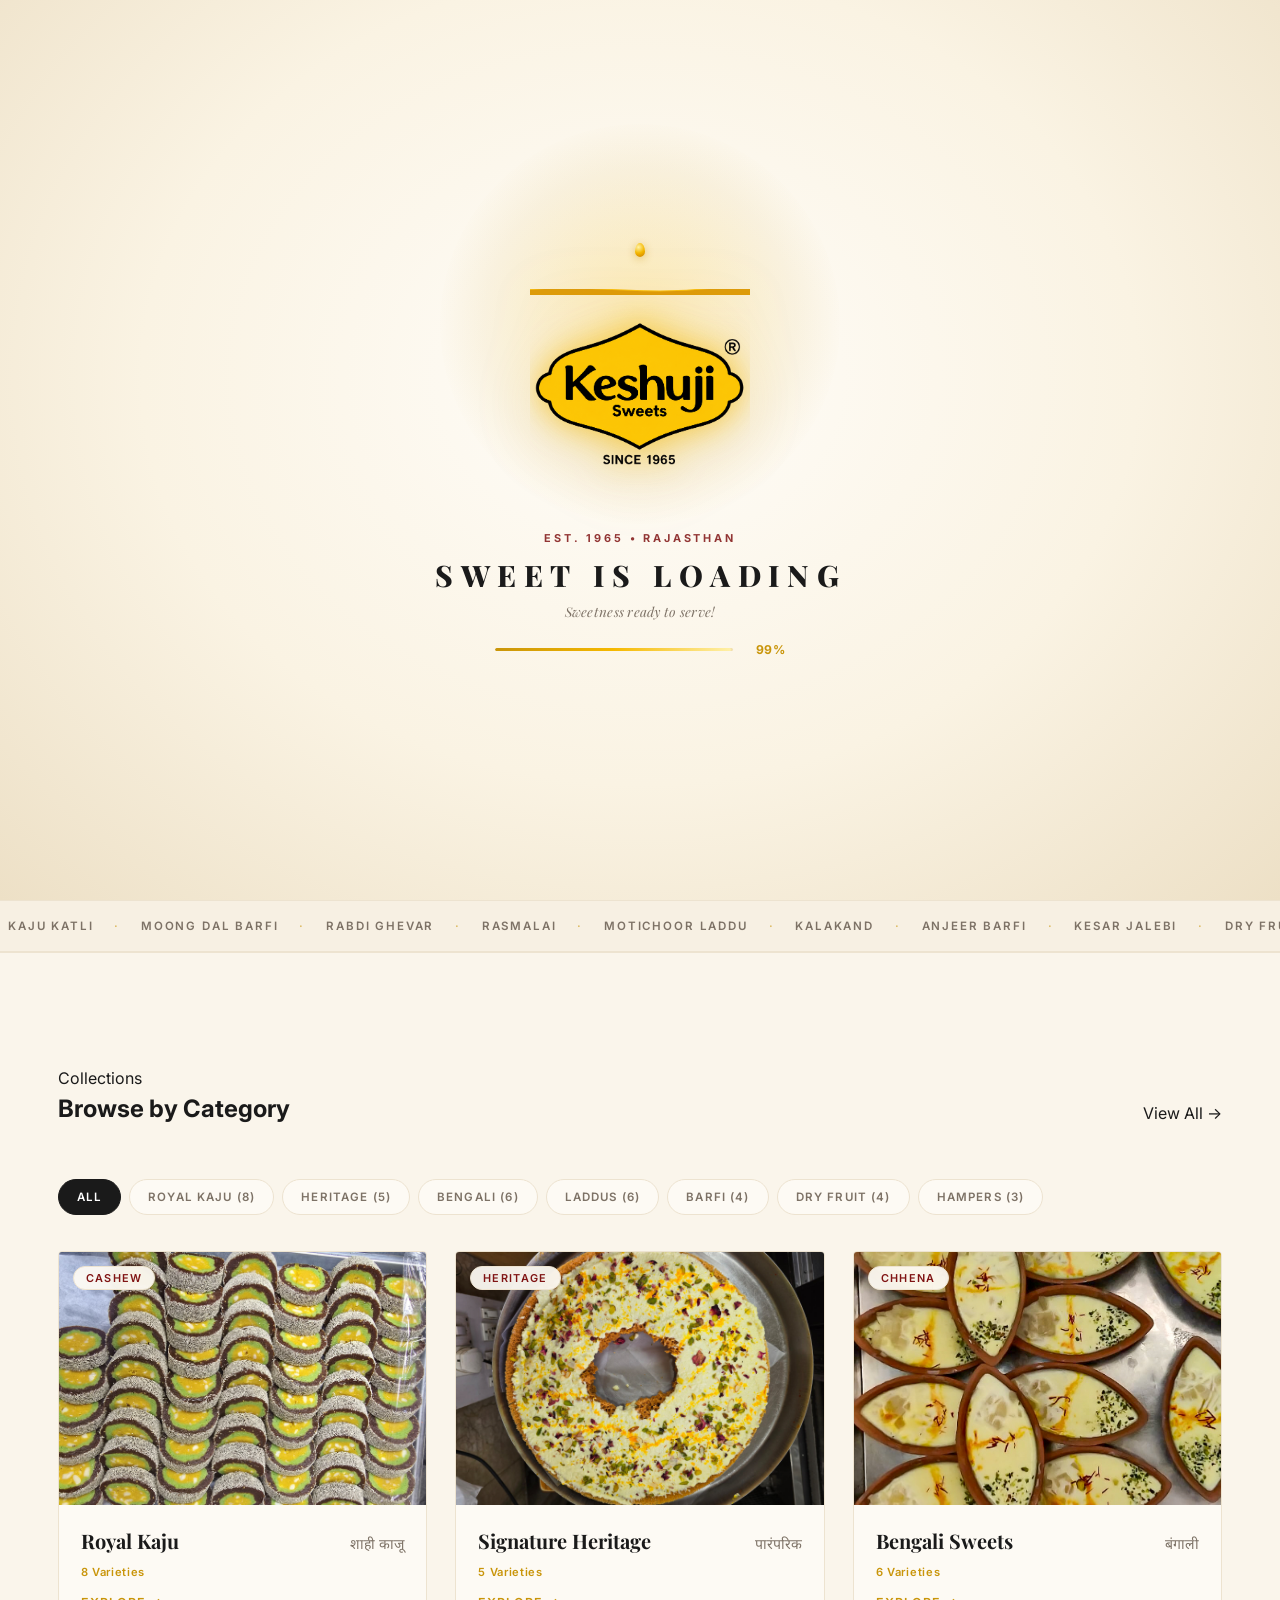
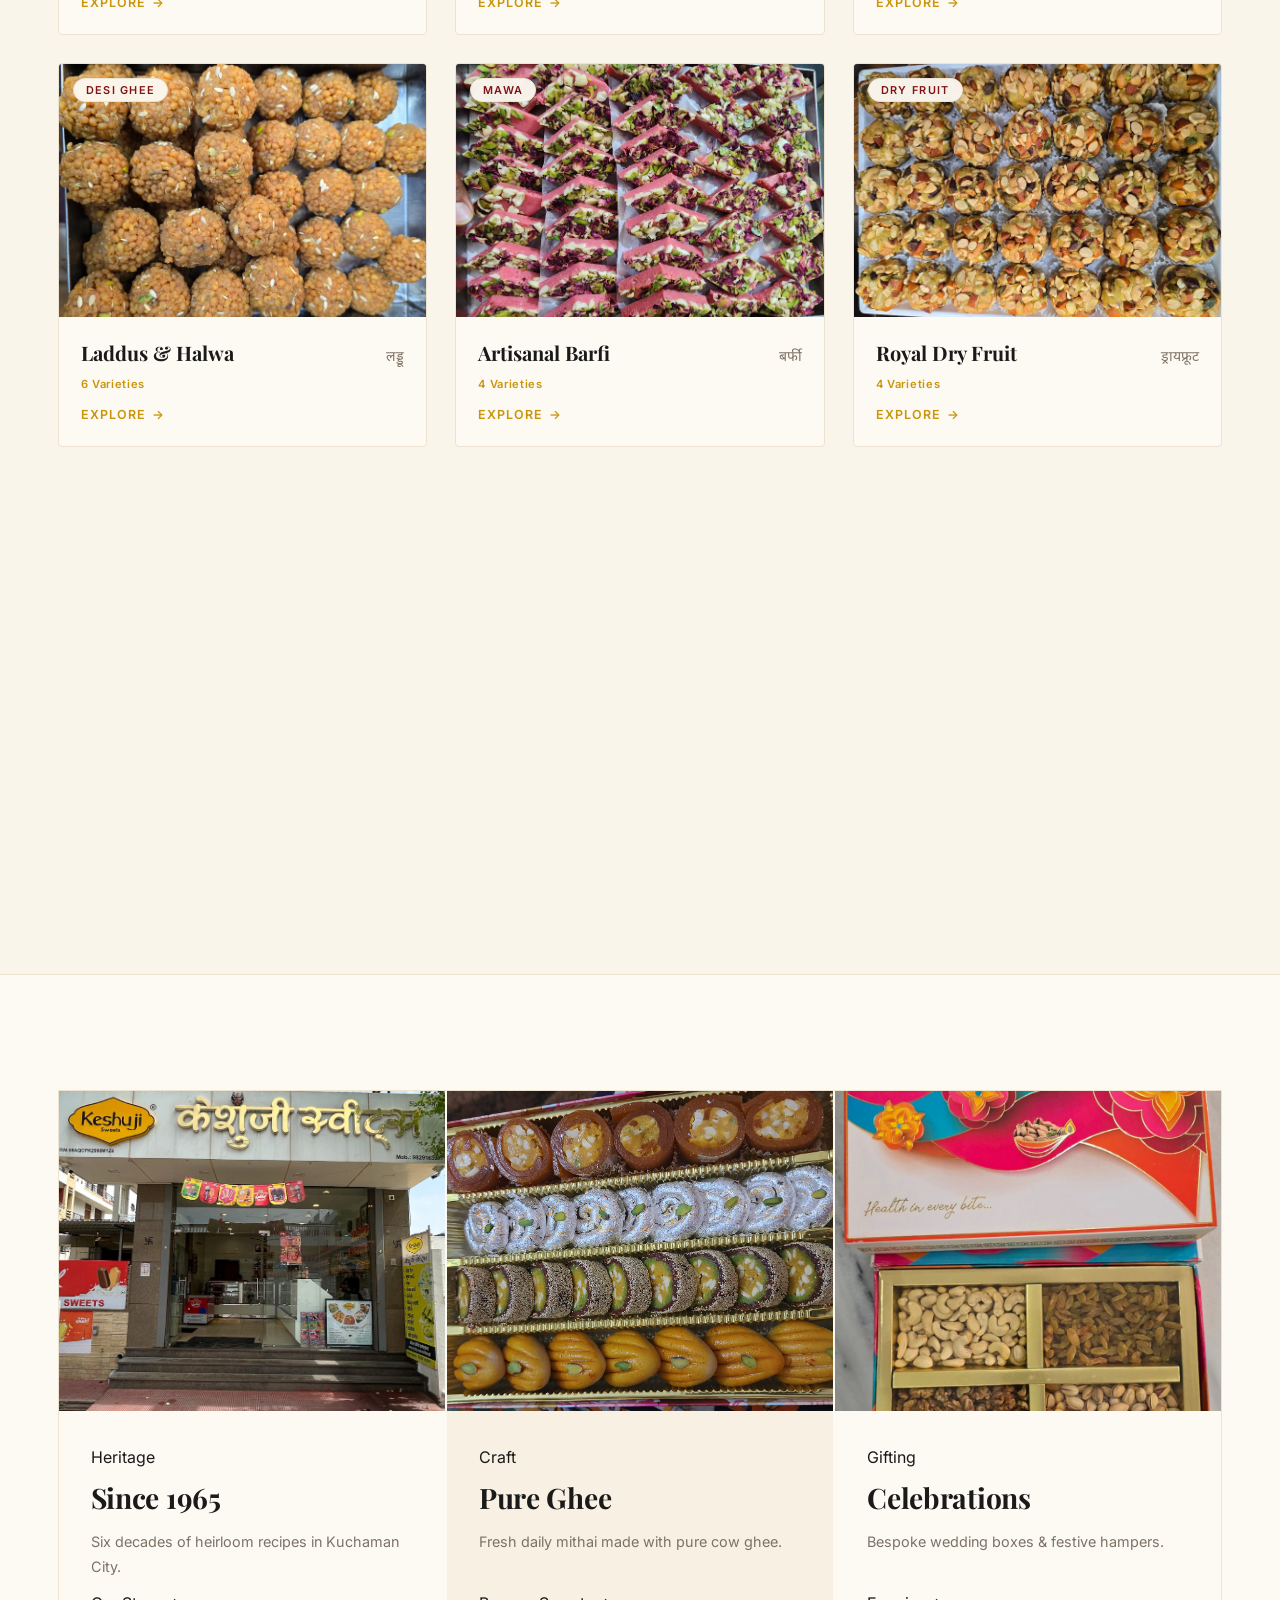
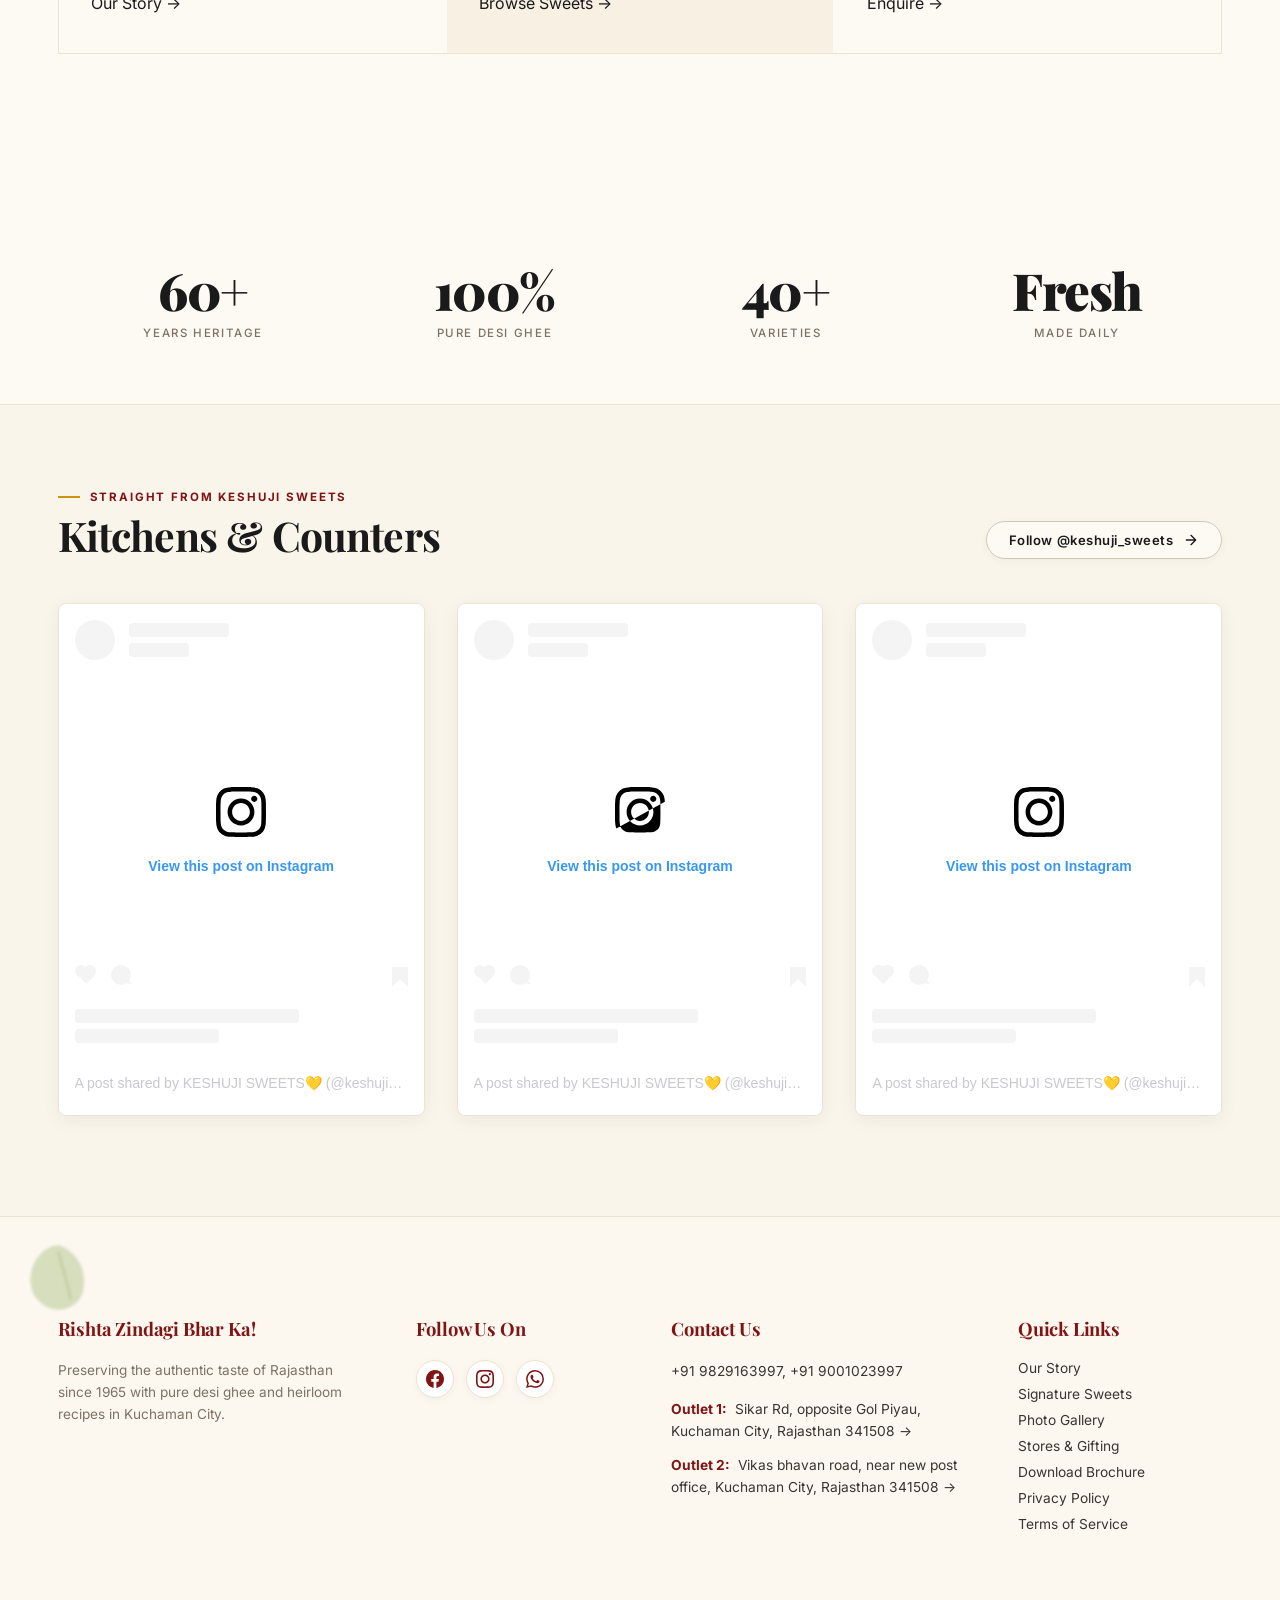
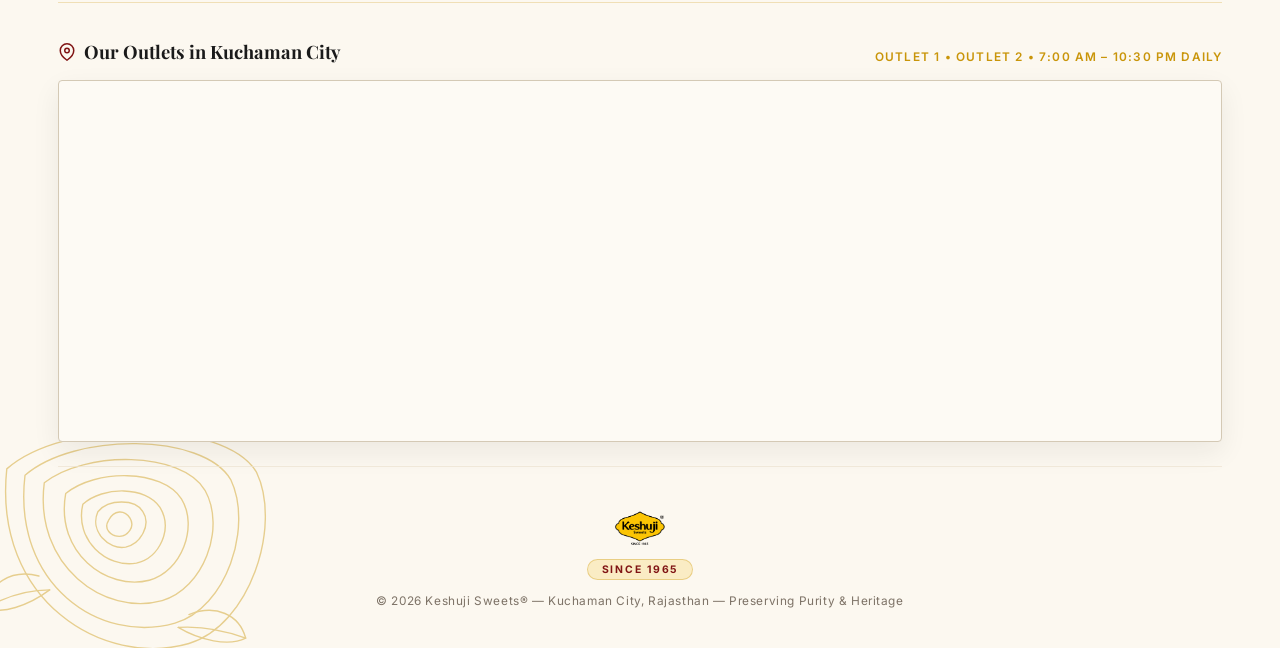
<file: index.html>
<!DOCTYPE html>
<html lang="en">
<head>
  <meta charset="UTF-8" />
  <meta name="viewport" content="width=device-width, initial-scale=1.0" />
  <title>Keshuji Sweets — Handcrafted Indian Mithai &amp; Pure Desi Ghee Sweets Since 1965 | Kuchaman City</title>
  <meta name="description" content="Experience 60 years of heritage at Keshuji Sweets. Handcrafted Indian mithai made with 100% pure desi ghee in Kuchaman City, Rajasthan. Order fresh on WhatsApp!" />
  <meta name="keywords" content="Keshuji Sweets, mithai Kuchaman City, best sweet shop in Kuchaman, Rajasthani sweets, pure desi ghee sweets, kaju katli, rabri ghevar, motichoor laddu, wedding sweet boxes, Diwali gift hampers Rajasthan, Indian sweets delivery" />
  <link rel="canonical" href="https://keshujisweets.com/" />
  <meta name="robots" content="index, follow, max-image-preview:large, max-snippet:-1, max-video-preview:-1" />
  <meta name="googlebot" content="index, follow" />
  <meta name="author" content="Keshuji Sweets" />
  <meta name="publisher" content="Keshuji Sweets" />

  <!-- Local & Geo SEO Directives -->
  <meta name="geo.region" content="IN-RJ" />
  <meta name="geo.placename" content="Kuchaman City, Rajasthan, India" />
  <meta name="geo.position" content="27.148676;74.860751" />
  <meta name="ICBM" content="27.148676, 74.860751" />

  <!-- Open Graph / Social Sharing (Facebook, WhatsApp, LinkedIn) -->
  <meta property="og:locale" content="en_IN" />
  <meta property="og:type" content="website" />
  <meta property="og:site_name" content="Keshuji Sweets" />
  <meta property="og:title" content="Keshuji Sweets — Handcrafted Indian Mithai Since 1965 | Kuchaman City" />
  <meta property="og:description" content="Pure desi ghee sweets, heirloom recipes, and royal festive hampers handcrafted with six decades of tradition in Kuchaman City, Rajasthan." />
  <meta property="og:url" content="https://keshujisweets.com/" />
  <meta property="og:image" content="https://keshujisweets.com/assets/kaju-mix-box-fancy.jpg" />
  <meta property="og:image:secure_url" content="https://keshujisweets.com/assets/kaju-mix-box-fancy.jpg" />
  <meta property="og:image:type" content="image/jpeg" />
  <meta property="og:image:width" content="1200" />
  <meta property="og:image:height" content="800" />
  <meta property="og:image:alt" content="Keshuji Sweets Premium Handcrafted Mithai Box" />

  <!-- Twitter Cards -->
  <meta name="twitter:card" content="summary_large_image" />
  <meta name="twitter:title" content="Keshuji Sweets — Handcrafted Indian Mithai Since 1965 | Kuchaman City" />
  <meta name="twitter:description" content="Pure desi ghee sweets, heirloom recipes, and royal festive hampers handcrafted with six decades of tradition in Kuchaman City, Rajasthan." />
  <meta name="twitter:image" content="https://keshujisweets.com/assets/kaju-mix-box-fancy.jpg" />
  <meta name="twitter:image:alt" content="Keshuji Sweets Premium Handcrafted Mithai Box" />

  <!-- Theme & Mobile App Meta -->
  <meta name="theme-color" content="#991B1B" />
  <meta name="apple-mobile-web-app-capable" content="yes" />
  <meta name="apple-mobile-web-app-status-bar-style" content="black-translucent" />
  <meta name="apple-mobile-web-app-title" content="Keshuji Sweets" />
  <meta name="format-detection" content="telephone=no" />
  <link rel="icon" type="image/png" href="assets/KeshuJI-Logo.png" />
  <link rel="apple-touch-icon" href="assets/KeshuJI-Logo.png" />
  <link rel="manifest" href="manifest.webmanifest" />

  <link rel="preconnect" href="https://fonts.googleapis.com" />
  <link rel="preconnect" href="https://fonts.gstatic.com" crossorigin />
  <link href="https://fonts.googleapis.com/css2?family=Playfair+Display:ital,wght@0,400;0,700;0,900;1,400;1,700&family=Inter:wght@300;400;500;600;700&family=Noto+Sans+Devanagari:wght@400;500;600&display=swap" rel="stylesheet" />
  <link rel="stylesheet" href="css/shared.css" />
  <link rel="stylesheet" href="css/home.css" />

  <!-- JSON-LD Structured Data for Google Rich Results & Local Business -->
  <script type="application/ld+json">
  {
    "@context": "https://schema.org",
    "@graph": [
      {
        "@type": "WebSite",
        "@id": "https://keshujisweets.com/#website",
        "url": "https://keshujisweets.com/",
        "name": "Keshuji Sweets",
        "alternateName": [
          "Keshuji Mithai",
          "केशुजी स्वीट्स",
          "Keshu Ji Sweets",
          "Keshuji Sweets Kuchaman City"
        ],
        "description": "Handcrafted Indian Mithai and Pure Desi Ghee Sweets Since 1965 in Kuchaman City, Rajasthan.",
        "inLanguage": "en-IN"
      },
      {
        "@type": ["SweetShop", "Bakery", "FoodEstablishment"],
        "@id": "https://keshujisweets.com/#organization",
        "name": "Keshuji Sweets",
        "alternateName": "केशुजी स्वीट्स",
        "url": "https://keshujisweets.com/",
        "logo": "https://keshujisweets.com/assets/KeshuJI-Logo.png",
        "image": [
          "https://keshujisweets.com/assets/kaju-mix-box-fancy.jpg",
          "https://keshujisweets.com/assets/keshuji-outlet-front.jpg",
          "https://keshujisweets.com/assets/rabri-ghevar.jpg"
        ],
        "description": "Keshuji Sweets is Rajasthan's premier sweet shop specializing in pure desi ghee mithai, royal kaju sweets, authentic rabri ghevar, festive gift boxes, and wedding catering since 1965.",
        "foundingDate": "1965",
        "telephone": "+91-9829163997",
        "priceRange": "₹₹",
        "servesCuisine": [
          "Indian Sweets",
          "Rajasthani Mithai",
          "Traditional Desserts",
          "Namkeen",
          "Dry Fruits"
        ],
        "currenciesAccepted": "INR",
        "paymentAccepted": "Cash, UPI, Google Pay, PhonePe, Paytm, Debit Card, Credit Card",
        "hasMenu": "https://keshujisweets.com/products/",
        "address": {
          "@type": "PostalAddress",
          "streetAddress": "Sikar Rd, opposite Gol Piyau",
          "addressLocality": "Kuchaman City",
          "addressRegion": "Rajasthan",
          "postalCode": "341508",
          "addressCountry": "IN"
        },
        "geo": {
          "@type": "GeoCoordinates",
          "latitude": 27.148676,
          "longitude": 74.860751
        },
        "openingHoursSpecification": [
          {
            "@type": "OpeningHoursSpecification",
            "dayOfWeek": [
              "Monday",
              "Tuesday",
              "Wednesday",
              "Thursday",
              "Friday",
              "Saturday",
              "Sunday"
            ],
            "opens": "07:00",
            "closes": "22:30"
          }
        ],
        "department": [
          {
            "@type": "SweetShop",
            "name": "Keshuji Sweets — Sikar Road Outlet",
            "telephone": "+91-9829163997",
            "address": {
              "@type": "PostalAddress",
              "streetAddress": "Sikar Rd, opposite Gol Piyau",
              "addressLocality": "Kuchaman City",
              "addressRegion": "Rajasthan",
              "postalCode": "341508",
              "addressCountry": "IN"
            },
            "hasMap": "https://maps.app.goo.gl/vTEcWPQJfgZvMP4e9"
          },
          {
            "@type": "SweetShop",
            "name": "Keshuji Sweets — Vikas Bhavan Road Outlet",
            "telephone": "+91-9001023997",
            "address": {
              "@type": "PostalAddress",
              "streetAddress": "Vikas bhavan road, near new post office",
              "addressLocality": "Kuchaman City",
              "addressRegion": "Rajasthan",
              "postalCode": "341508",
              "addressCountry": "IN"
            },
            "hasMap": "https://maps.app.goo.gl/VKuGvbnGvzVaLwUv5"
          }
        ]
      }
    ]
  }
  </script>
</head>
<body>

  <!-- ===== SWEET IS LOADING CHASHNI PRELOADER ===== -->
  <aside id="sweet-loader" aria-label="Loading Keshuji Sweets">
    <div class="chashni-aura" aria-hidden="true"></div>
    <div class="chashni-stage">
      
      <!-- Chashni Dropper -->
      <div class="chashni-dropper" aria-hidden="true">
        <div class="chashni-droplet"></div>
      </div>

      <!-- Keshuji Logo with Rising Chashni Liquid Fill -->
      <div class="chashni-logo-box" aria-hidden="true">
        <!-- Base Faint Logo Outline -->
        <img src="assets/KeshuJI-Logo.png" alt="Keshuji Sweets Logo Outline" class="chashni-logo-base" />
        
        <!-- Rising Chashni Liquid Level -->
        <div class="chashni-fill-level" id="chashni-fill-level">
          <!-- Filled Saffron Logo -->
          <img src="assets/KeshuJI-Logo.png" alt="Keshuji Sweets Filled Logo" class="chashni-logo-filled" />
          
          <!-- Liquid Sheen Overlay -->
          <div class="chashni-syrup-sheen"></div>

          <!-- Waving Liquid Meniscus Surface -->
          <div class="chashni-wave-wrap">
            <svg class="chashni-wave-svg" viewBox="0 0 240 12" preserveAspectRatio="none">
              <path d="M0,6 C30,1 60,11 90,6 C120,1 150,11 180,6 C210,1 240,11 270,6 L270,12 L0,12 Z" fill="#F5B800" opacity="0.9"/>
              <path d="M0,7 C30,2 60,12 90,7 C120,2 150,12 180,7 C210,2 240,12 270,7 L270,12 L0,12 Z" fill="#C97D00" opacity="0.55"/>
            </svg>
          </div>
        </div>
      </div>

      <!-- Loading Typography -->
      <p class="chashni-eyebrow">Est. 1965 &bull; Rajasthan</p>
      <h1 class="chashni-title" aria-label="Sweet is loading">
        <span>S</span><span>W</span><span>E</span><span>E</span><span>T</span>
        <span class="chashni-space">&nbsp;</span>
        <span>I</span><span>S</span>
        <span class="chashni-space">&nbsp;</span>
        <span>L</span><span>O</span><span>A</span><span>D</span><span>I</span><span>N</span><span>G</span>
      </h1>
      <p class="chashni-subtext" id="chashni-subtext">Simmering pure desi ghee &amp; saffron syrup...</p>

      <!-- Progress Track -->
      <div class="chashni-progress-wrap">
        <div class="chashni-bar-track">
          <div class="chashni-bar-fill" id="chashni-bar-fill"></div>
        </div>
        <span class="chashni-percent" id="chashni-percent">0%</span>
      </div>

    </div>
  </aside>

  <!-- ===== ULTRA-PLEASING NAVBAR ===== -->
  <header class="navbar" id="navbar">
    <div class="nav-inner">
      <nav class="nav-left">
        <a href="./" class="nav-link active">Home</a>
        <a href="story/" class="nav-link">Our Story</a>
        <a href="products/" class="nav-link">Products</a>
        <a href="gallery/" class="nav-link">Gallery</a>
      </nav>

      <div class="nav-logo">
        <a href="./" aria-label="Keshuji Sweets Home">
          <img src="assets/KeshuJI-Logo.png" alt="Keshuji Sweets" />
        </a>
      </div>

      <nav class="nav-right">
        <a href="contacts/" class="nav-link">Stores</a>
        <a href="assets/Keshuji%20Sweets%20-%20Catalogue.pdf" 
           download="Keshuji Sweets - Catalogue.pdf" 
           target="_blank" 
           rel="noopener noreferrer" 
           class="nav-brochure-btn" 
           id="nav-brochure-btn"
           title="Download Product Brochure">
          <svg viewBox="0 0 24 24" width="14" height="14" fill="none" stroke="currentColor" stroke-width="2.2" stroke-linecap="round" stroke-linejoin="round">
            <path d="M21 15v4a2 2 0 0 1-2 2H5a2 2 0 0 1-2-2v-4"/>
            <polyline points="7 10 12 15 17 10"/>
            <line x1="12" y1="15" x2="12" y2="3"/>
          </svg>
          <span>Brochure</span>
        </a>
        <a href="contacts/" class="nav-enquire">Enquire</a>
      </nav>

      <button class="hamburger" id="hamburger" aria-label="Open Navigation Menu">
        <span></span><span></span><span></span>
      </button>
    </div>
  </header>

  <!-- Mobile Drawer -->
  <div class="mobile-drawer" id="mobile-drawer">
    <a href="./" class="nav-link active">Home</a>
    <a href="story/" class="nav-link">Our Story</a>
    <a href="products/" class="nav-link">Products</a>
    <a href="gallery/" class="nav-link">Gallery</a>
    <a href="contacts/" class="nav-link">Stores &amp; Contact</a>
    <a href="assets/Keshuji%20Sweets%20-%20Catalogue.pdf" 
       download="Keshuji Sweets - Catalogue.pdf" 
       target="_blank" 
       class="nav-brochure-btn">
      <svg viewBox="0 0 24 24" width="14" height="14" fill="none" stroke="currentColor" stroke-width="2.2" stroke-linecap="round" stroke-linejoin="round">
        <path d="M21 15v4a2 2 0 0 1-2 2H5a2 2 0 0 1-2-2v-4"/>
        <polyline points="7 10 12 15 17 10"/>
        <line x1="12" y1="15" x2="12" y2="3"/>
      </svg>
      <span>Download Brochure</span>
    </a>
  </div>

  <!-- ===== HERO WITH FLOATING MITHAI SVGS ===== -->
  <section class="hero" id="hero" style="position: relative;">
    
    <!-- Floating Mithai SVGs Canvas -->
    <div class="floating-mithai-canvas" aria-hidden="true">
      
      <!-- 1. Floating Kaju Katli (Top Left) -->
      <div class="float-item float-1" style="top: 18%; left: 6%;">
        <svg viewBox="0 0 100 70" width="76" height="54" fill="none" xmlns="http://www.w3.org/2000/svg">
          <polygon points="50,4 95,35 50,66 5,35" fill="#FAF1DF" stroke="#D1BE94" stroke-width="1.5"/>
          <polygon points="50,4 95,35 50,66 5,35" fill="url(#silverSheen1)" opacity="0.85"/>
          <path d="M35,20 L65,22 L55,45 L30,40 Z" fill="#FFFFFF" opacity="0.7"/>
          <path d="M45,28 L60,30 L52,40 L40,36 Z" fill="#E4ECF0" opacity="0.95"/>
          <defs>
            <linearGradient id="silverSheen1" x1="0" y1="0" x2="1" y2="1">
              <stop offset="0%" stop-color="#FFFFFF" stop-opacity="0.9"/>
              <stop offset="50%" stop-color="#D5DFE6" stop-opacity="0.5"/>
              <stop offset="100%" stop-color="#F2E6CD" stop-opacity="0.8"/>
            </linearGradient>
          </defs>
        </svg>
      </div>

      <!-- 2. Floating Motichoor Laddu (Bottom Left) -->
      <div class="float-item float-2" style="bottom: 14%; left: 12%;">
        <svg viewBox="0 0 80 80" width="62" height="62" fill="none" xmlns="http://www.w3.org/2000/svg">
          <circle cx="40" cy="40" r="34" fill="url(#ladduGrad1)"/>
          <circle cx="28" cy="28" r="7" fill="#FFAF00"/>
          <circle cx="44" cy="24" r="8" fill="#FF9A00"/>
          <circle cx="34" cy="42" r="7.5" fill="#FFB71A"/>
          <circle cx="52" cy="38" r="8" fill="#E88200"/>
          <circle cx="25" cy="48" r="7" fill="#FFA500"/>
          <circle cx="42" cy="54" r="7.5" fill="#FF8D00"/>
          <ellipse cx="38" cy="32" rx="3" ry="1.5" fill="#5F8835" transform="rotate(-25 38 32)"/>
          <ellipse cx="48" cy="46" rx="3.5" ry="1.8" fill="#4D7528" transform="rotate(35 48 46)"/>
          <defs>
            <radialGradient id="ladduGrad1" cx="35%" cy="35%" r="65%">
              <stop offset="0%" stop-color="#FFD15C"/>
              <stop offset="55%" stop-color="#F59E0B"/>
              <stop offset="100%" stop-color="#B45309"/>
            </radialGradient>
          </defs>
        </svg>
      </div>

      <!-- 3. Floating Kesar Jalebi (Center Right) -->
      <div class="float-item float-3" style="top: 24%; right: 48%;">
        <svg viewBox="0 0 90 90" width="68" height="68" fill="none" xmlns="http://www.w3.org/2000/svg">
          <path d="M45,15 C60,15 72,25 72,40 C72,55 58,68 42,68 C26,68 18,55 18,42 C18,28 30,22 42,22 C52,22 62,30 60,44 C58,54 48,58 40,58 C32,58 28,50 30,42 C32,36 38,34 44,36 C48,38 48,46 42,46" 
                stroke="url(#jalebiGrad1)" stroke-width="7" stroke-linecap="round" stroke-linejoin="round"/>
          <path d="M45,16 C57,16 68,24 68,38" stroke="#FFEAA5" stroke-width="2" stroke-linecap="round" opacity="0.8"/>
          <defs>
            <linearGradient id="jalebiGrad1" x1="0" y1="0" x2="1" y2="1">
              <stop offset="0%" stop-color="#FFB300"/>
              <stop offset="50%" stop-color="#F97316"/>
              <stop offset="100%" stop-color="#C2410C"/>
            </linearGradient>
          </defs>
        </svg>
      </div>

      <!-- 4. Floating Shahi Peda (Mid Right) -->
      <div class="float-item float-4" style="bottom: 22%; right: 5%;">
        <svg viewBox="0 0 80 80" width="58" height="58" fill="none" xmlns="http://www.w3.org/2000/svg">
          <ellipse cx="40" cy="40" rx="34" ry="30" fill="url(#pedaGrad1)"/>
          <ellipse cx="40" cy="39" rx="13" ry="10" fill="#C9943B" opacity="0.4"/>
          <ellipse cx="38" cy="37" rx="4.5" ry="2.8" fill="#6A9739" transform="rotate(-15 38 37)"/>
          <path d="M37,34 Q43,35 45,39" stroke="#C81E1E" stroke-width="1.4" stroke-linecap="round"/>
          <defs>
            <radialGradient id="pedaGrad1" cx="40%" cy="35%" r="60%">
              <stop offset="0%" stop-color="#FFF0D0"/>
              <stop offset="60%" stop-color="#E8BC70"/>
              <stop offset="100%" stop-color="#B28236"/>
            </radialGradient>
          </defs>
        </svg>
      </div>

      <!-- 5. Floating Damask Rose Petal (Top Right) -->
      <div class="float-item float-5" style="top: 12%; right: 14%;">
        <svg viewBox="0 0 60 60" width="38" height="38" fill="none" xmlns="http://www.w3.org/2000/svg">
          <path d="M30,5 C42,12 52,26 48,42 C44,54 28,56 18,48 C8,40 10,22 18,12 C22,7 26,4 30,5 Z" fill="url(#petalGrad1)" opacity="0.8"/>
          <path d="M28,14 Q34,26 36,44" stroke="#FFE4EC" stroke-width="1" opacity="0.6"/>
          <defs>
            <linearGradient id="petalGrad1" x1="0" y1="0" x2="1" y2="1">
              <stop offset="0%" stop-color="#FFA4B0"/>
              <stop offset="60%" stop-color="#E63956"/>
              <stop offset="100%" stop-color="#9E1B32"/>
            </linearGradient>
          </defs>
        </svg>
      </div>

    </div>

    <!-- Hero Content -->
    <div class="hero-text-col" style="position: relative; z-index: 2;">
      <p class="hero-heritage">Est. 1965 &bull; Rajasthan</p>
      <h1 class="hero-headline">
        Sweetness<br/>
        <em>crafted by<br/>hand.</em>
      </h1>
      <p class="hero-sub">
        Pure desi ghee &amp; heirloom recipes since 1965.
      </p>
      <div style="display: flex; gap: 16px; align-items: center; flex-wrap: wrap;">
        <a href="products/" class="btn-text" id="hero-cta">
          Explore Sweets <span class="arrow">&rarr;</span>
        </a>
        <a href="assets/Keshuji%20Sweets%20-%20Catalogue.pdf" 
           download="Keshuji Sweets - Catalogue.pdf" 
           target="_blank" 
           class="nav-brochure-btn" 
           style="background: var(--beige); border-color: var(--beige-dark);">
          <svg viewBox="0 0 24 24" width="14" height="14" fill="none" stroke="currentColor" stroke-width="2.2" stroke-linecap="round" stroke-linejoin="round">
            <path d="M21 15v4a2 2 0 0 1-2 2H5a2 2 0 0 1-2-2v-4"/>
            <polyline points="7 10 12 15 17 10"/>
            <line x1="12" y1="15" x2="12" y2="3"/>
          </svg>
          <span>Catalog PDF</span>
        </a>
      </div>

      <!-- Hero Quick Categories -->
      <div class="hero-quick-cats">
        <span class="hero-quick-label">Categories:</span>
        <div class="hero-quick-tags">
          <a href="products/?cat=Royal+Kaju" class="hero-quick-tag">Royal Kaju</a>
          <a href="products/?cat=Signature+Heritage" class="hero-quick-tag">Heritage</a>
          <a href="products/?cat=Bengali+Sweets" class="hero-quick-tag">Bengali</a>
          <a href="products/?cat=Laddus" class="hero-quick-tag">Laddus</a>
          <a href="products/?cat=Artisanal+Barfi" class="hero-quick-tag">Barfi</a>
          <a href="products/?cat=Dry+Fruit" class="hero-quick-tag">Dry Fruit</a>
        </div>
      </div>
    </div>

    <div class="hero-image-col">
      <div class="hero-img-frame">
        <img src="assets/kaju-anjeer-chakra.jpg" alt="Kaju Anjeer Chakra" class="hero-img" id="hero-main-img" />
      </div>
      <div class="hero-since">
        <span class="since-num">1965</span>
        <span class="since-line"></span>
        <span class="since-text">Since</span>
      </div>
    </div>
  </section>

  <!-- ===== MARQUEE ===== -->
  <div class="marquee-band" aria-hidden="true">
    <div class="marquee-track">
      <span>Kaju Katli</span><span class="sep">&nbsp;&middot;&nbsp;</span>
      <span>Moong Dal Barfi</span><span class="sep">&nbsp;&middot;&nbsp;</span>
      <span>Rabdi Ghevar</span><span class="sep">&nbsp;&middot;&nbsp;</span>
      <span>Rasmalai</span><span class="sep">&nbsp;&middot;&nbsp;</span>
      <span>Motichoor Laddu</span><span class="sep">&nbsp;&middot;&nbsp;</span>
      <span>Kalakand</span><span class="sep">&nbsp;&middot;&nbsp;</span>
      <span>Anjeer Barfi</span><span class="sep">&nbsp;&middot;&nbsp;</span>
      <span>Kesar Jalebi</span><span class="sep">&nbsp;&middot;&nbsp;</span>
      <span>Dry Fruit Laddu</span><span class="sep">&nbsp;&middot;&nbsp;</span>
      <span>Kaju Pista Roll</span><span class="sep">&nbsp;&middot;&nbsp;</span>
      <!-- dupe for continuous loop -->
      <span>Kaju Katli</span><span class="sep">&nbsp;&middot;&nbsp;</span>
      <span>Moong Dal Barfi</span><span class="sep">&nbsp;&middot;&nbsp;</span>
      <span>Rabdi Ghevar</span><span class="sep">&nbsp;&middot;&nbsp;</span>
      <span>Rasmalai</span><span class="sep">&nbsp;&middot;&nbsp;</span>
      <span>Motichoor Laddu</span><span class="sep">&nbsp;&middot;&nbsp;</span>
      <span>Kalakand</span><span class="sep">&nbsp;&middot;&nbsp;</span>
      <span>Anjeer Barfi</span><span class="sep">&nbsp;&middot;&nbsp;</span>
      <span>Kesar Jalebi</span><span class="sep">&nbsp;&middot;&nbsp;</span>
      <span>Dry Fruit Laddu</span><span class="sep">&nbsp;&middot;&nbsp;</span>
      <span>Kaju Pista Roll</span><span class="sep">&nbsp;&middot;&nbsp;</span>
    </div>
  </div>

  <!-- ===== BROWSE BY CATEGORY ===== -->
  <section class="categories-browse" id="categories-browse">
    <div class="container">
      
      <div class="categories-browse-header reveal">
        <div>
          <span class="label">Collections</span>
          <h2 class="heading">Browse by Category</h2>
        </div>
        <a href="products/" class="btn-text">View All <span class="arrow">&rarr;</span></a>
      </div>

      <!-- Quick Interactive Category Filter Pills on Homepage -->
      <div class="home-category-pills reveal" id="home-category-pills">
        <button class="home-cat-pill active" data-cat-filter="all">All</button>
        <button class="home-cat-pill" data-cat-filter="Royal Kaju">Royal Kaju (8)</button>
        <button class="home-cat-pill" data-cat-filter="Signature Heritage">Heritage (5)</button>
        <button class="home-cat-pill" data-cat-filter="Bengali Sweets">Bengali (6)</button>
        <button class="home-cat-pill" data-cat-filter="Laddus">Laddus (6)</button>
        <button class="home-cat-pill" data-cat-filter="Artisanal Barfi">Barfi (4)</button>
        <button class="home-cat-pill" data-cat-filter="Dry Fruit">Dry Fruit (4)</button>
        <button class="home-cat-pill" data-cat-filter="Gift Boxes">Hampers (3)</button>
      </div>

      <div class="category-cards-grid" id="home-category-grid">

        <!-- 1. Royal Kaju -->
        <a href="products/?cat=Royal+Kaju" class="category-card reveal" data-category="Royal Kaju">
          <div class="category-card-img-wrap">
            <img src="assets/kaju-anjeer-chakra.jpg" alt="Royal Kaju Sweets" loading="lazy" />
            <span class="category-card-tag">Cashew</span>
          </div>
          <div class="category-card-info">
            <div class="category-card-title-row">
              <h3 class="category-card-name">Royal Kaju</h3>
              <span class="category-card-hindi">शाही काजू</span>
            </div>
            <div class="category-card-count">8 Varieties</div>
            <span class="category-card-action">Explore <span class="arrow">&rarr;</span></span>
          </div>
        </a>

        <!-- 2. Signature Heritage -->
        <a href="products/?cat=Signature+Heritage" class="category-card reveal" data-category="Signature Heritage">
          <div class="category-card-img-wrap">
            <img src="assets/rabri-ghevar.jpg" alt="Signature Heritage Sweets" loading="lazy" />
            <span class="category-card-tag">Heritage</span>
          </div>
          <div class="category-card-info">
            <div class="category-card-title-row">
              <h3 class="category-card-name">Signature Heritage</h3>
              <span class="category-card-hindi">पारंपरिक</span>
            </div>
            <div class="category-card-count">5 Varieties</div>
            <span class="category-card-action">Explore <span class="arrow">&rarr;</span></span>
          </div>
        </a>

        <!-- 3. Bengali Sweets -->
        <a href="products/?cat=Bengali+Sweets" class="category-card reveal" data-category="Bengali Sweets">
          <div class="category-card-img-wrap">
            <img src="assets/rasmalai.jpg" alt="Bengali Sweets" loading="lazy" />
            <span class="category-card-tag">Chhena</span>
          </div>
          <div class="category-card-info">
            <div class="category-card-title-row">
              <h3 class="category-card-name">Bengali Sweets</h3>
              <span class="category-card-hindi">बंगाली</span>
            </div>
            <div class="category-card-count">6 Varieties</div>
            <span class="category-card-action">Explore <span class="arrow">&rarr;</span></span>
          </div>
        </a>

        <!-- 4. Laddus & Halwa -->
        <a href="products/?cat=Laddus" class="category-card reveal" data-category="Laddus">
          <div class="category-card-img-wrap">
            <img src="assets/motichoor-laddu.jpg" alt="Laddus and Halwa" loading="lazy" />
            <span class="category-card-tag">Desi Ghee</span>
          </div>
          <div class="category-card-info">
            <div class="category-card-title-row">
              <h3 class="category-card-name">Laddus &amp; Halwa</h3>
              <span class="category-card-hindi">लड्डू</span>
            </div>
            <div class="category-card-count">6 Varieties</div>
            <span class="category-card-action">Explore <span class="arrow">&rarr;</span></span>
          </div>
        </a>

        <!-- 5. Artisanal Barfi -->
        <a href="products/?cat=Artisanal+Barfi" class="category-card reveal" data-category="Artisanal Barfi">
          <div class="category-card-img-wrap">
            <img src="assets/gulab-halwa-ki-barfi.jpg" alt="Artisanal Barfi" loading="lazy" />
            <span class="category-card-tag">Mawa</span>
          </div>
          <div class="category-card-info">
            <div class="category-card-title-row">
              <h3 class="category-card-name">Artisanal Barfi</h3>
              <span class="category-card-hindi">बर्फी</span>
            </div>
            <div class="category-card-count">4 Varieties</div>
            <span class="category-card-action">Explore <span class="arrow">&rarr;</span></span>
          </div>
        </a>

        <!-- 6. Royal Dry Fruit -->
        <a href="products/?cat=Dry+Fruit" class="category-card reveal" data-category="Dry Fruit">
          <div class="category-card-img-wrap">
            <img src="assets/dry-fruit-laddu.jpg" alt="Dry Fruit Confections" loading="lazy" />
            <span class="category-card-tag">Dry Fruit</span>
          </div>
          <div class="category-card-info">
            <div class="category-card-title-row">
              <h3 class="category-card-name">Royal Dry Fruit</h3>
              <span class="category-card-hindi">ड्रायफ्रूट</span>
            </div>
            <div class="category-card-count">4 Varieties</div>
            <span class="category-card-action">Explore <span class="arrow">&rarr;</span></span>
          </div>
        </a>

        <!-- 7. Festive Gift Hampers -->
        <a href="products/?cat=Gift+Boxes" class="category-card reveal" data-category="Gift Boxes">
          <div class="category-card-img-wrap">
            <img src="assets/chhappan-bhog-thali.jpg" alt="Festive Gift Hampers" loading="lazy" />
            <span class="category-card-tag">Gifting</span>
          </div>
          <div class="category-card-info">
            <div class="category-card-title-row">
              <h3 class="category-card-name">Gift Hampers</h3>
              <span class="category-card-hindi">उपहार</span>
            </div>
            <div class="category-card-count">3 Options</div>
            <span class="category-card-action">Explore <span class="arrow">&rarr;</span></span>
          </div>
        </a>

      </div>

    </div>
  </section>

  <!-- ===== EDITORIAL TEASERS ===== -->
  <section class="teasers">
    <div class="container">
      <div class="teasers-grid">

        <article class="teaser reveal" id="teaser-story">
          <div class="teaser-img-wrap">
            <img src="assets/keshuji-outlet-front.jpg" alt="Our story" loading="lazy" />
          </div>
          <div class="teaser-body">
            <span class="label">Heritage</span>
            <h2 class="teaser-title">Since 1965</h2>
            <p class="teaser-text">Six decades of heirloom recipes in Kuchaman City.</p>
            <a href="story/" class="btn-text">Our Story <span class="arrow">&rarr;</span></a>
          </div>
        </article>

        <article class="teaser teaser-invert reveal" id="teaser-products">
          <div class="teaser-img-wrap">
            <img src="assets/kaju-mix-box-fancy.jpg" alt="Our products" loading="lazy" />
          </div>
          <div class="teaser-body">
            <span class="label">Craft</span>
            <h2 class="teaser-title">Pure Ghee</h2>
            <p class="teaser-text">Fresh daily mithai made with pure cow ghee.</p>
            <a href="products/" class="btn-text">Browse Sweets <span class="arrow">&rarr;</span></a>
          </div>
        </article>

        <article class="teaser reveal" id="teaser-gifts">
          <div class="teaser-img-wrap">
            <img src="assets/premium-dry-fruits-gift-pack.jpg" alt="Gift hampers" loading="lazy" />
          </div>
          <div class="teaser-body">
            <span class="label">Gifting</span>
            <h2 class="teaser-title">Celebrations</h2>
            <p class="teaser-text">Bespoke wedding boxes &amp; festive hampers.</p>
            <a href="contacts/" class="btn-text">Enquire <span class="arrow">&rarr;</span></a>
          </div>
        </article>

      </div>
    </div>
  </section>


  <!-- ===== CRAFTSMANSHIP STATS ===== -->
  <section class="numbers">
    <div class="container">
      <div class="numbers-grid">
        <div class="number-item reveal">
          <span class="number-val">60+</span>
          <span class="number-label">Years Heritage</span>
        </div>
        <div class="number-item reveal">
          <span class="number-val">100%</span>
          <span class="number-label">Pure Desi Ghee</span>
        </div>
        <div class="number-item reveal">
          <span class="number-val">40+</span>
          <span class="number-label">Varieties</span>
        </div>
        <div class="number-item reveal">
          <span class="number-val">Fresh</span>
          <span class="number-label">Made Daily</span>
        </div>
      </div>
    </div>
  </section>

  <!-- ===== INSTAGRAM VIDEOS SECTION (HORIZONTALLY ARRANGED) ===== -->
  <section class="insta-reels-section">
    <div class="container">
      <div class="insta-reels-header reveal">
        <div>
          <span class="insta-reels-eyebrow">Straight From KeshuJI Sweets</span>
          <h2 class="insta-reels-title">Kitchens &amp; Counters</h2>
        </div>
        <a href="https://www.instagram.com/keshuji_sweets/" target="_blank" rel="noopener noreferrer" class="insta-follow-btn">
          <span>Follow @keshuji_sweets</span>
          <svg viewBox="0 0 24 24" width="16" height="16" fill="none" stroke="currentColor" stroke-width="2" stroke-linecap="round" stroke-linejoin="round" aria-hidden="true">
            <path d="M5 12h14M12 5l7 7-7 7"/>
          </svg>
        </a>
      </div>

      <div class="insta-reels-grid">
        <!-- Reel 1 -->
        <div class="insta-reel-card reveal">
          <blockquote class="instagram-media" data-instgrm-permalink="https://www.instagram.com/reel/DYRw96iSI1U/?utm_source=ig_embed&amp;utm_campaign=loading" data-instgrm-version="14" style=" background:#FFF; border:0; border-radius:3px; box-shadow:0 0 1px 0 rgba(0,0,0,0.5),0 1px 10px 0 rgba(0,0,0,0.15); margin: 1px; max-width:540px; min-width:326px; padding:0; width:99.375%; width:-webkit-calc(100% - 2px); width:calc(100% - 2px);">
            <div style="padding:16px;">
              <a href="https://www.instagram.com/reel/DYRw96iSI1U/?utm_source=ig_embed&amp;utm_campaign=loading" style=" background:#FFFFFF; line-height:0; padding:0 0; text-align:center; text-decoration:none; width:100%;" target="_blank">
                <div style="display:flex; flex-direction:row; align-items:center;">
                  <div style="background-color:#F4F4F4; border-radius:50%; flex-grow:0; height:40px; margin-right:14px; width:40px;"></div>
                  <div style="display:flex; flex-direction:column; flex-grow:1; justify-content:center;">
                    <div style="background-color:#F4F4F4; border-radius:4px; flex-grow:0; height:14px; margin-bottom:6px; width:100px;"></div>
                    <div style="background-color:#F4F4F4; border-radius:4px; flex-grow:0; height:14px; width:60px;"></div>
                  </div>
                </div>
                <div style="padding: 19% 0;"></div>
                <div style="display:block; height:50px; margin:0 auto 12px; width:50px;">
                  <svg width="50px" height="50px" viewBox="0 0 60 60" version="1.1" xmlns="https://www.w3.org/2000/svg" xmlns:xlink="https://www.w3.org/1999/xlink"><g stroke="none" stroke-width="1" fill="none" fill-rule="evenodd"><g transform="translate(-511.000000, -20.000000)" fill="#000000"><g><path d="M556.869,30.41 C554.814,30.41 553.148,32.076 553.148,34.131 C553.148,36.186 554.814,37.852 556.869,37.852 C558.924,37.852 560.59,36.186 560.59,34.131 C560.59,32.076 558.924,30.41 556.869,30.41 M541,60.657 C535.114,60.657 530.342,55.887 530.342,50 C530.342,44.114 535.114,39.342 541,39.342 C546.887,39.342 551.658,44.114 551.658,50 C551.658,55.887 546.887,60.657 541,60.657 M541,33.886 C532.1,33.886 524.886,41.1 524.886,50 C524.886,58.899 532.1,66.113 541,66.113 C549.9,66.113 557.115,58.899 557.115,50 C557.115,41.1 549.9,33.886 541,33.886 M565.378,62.101 C565.244,65.022 564.756,66.606 564.346,67.663 C563.803,69.06 563.154,70.057 562.106,71.106 C561.058,72.155 560.06,72.803 558.662,73.347 C557.607,73.757 556.021,74.244 553.102,74.378 C549.944,74.521 548.997,74.552 541,74.552 C533.003,74.552 532.056,74.521 528.898,74.378 C525.979,74.244 524.393,73.757 523.338,73.347 C521.94,72.803 520.942,72.155 519.894,71.106 C518.846,70.057 518.197,69.06 517.654,67.663 C517.244,66.606 516.755,65.022 516.623,62.101 C516.479,58.943 516.448,57.996 516.448,50 C516.448,42.003 516.479,41.056 516.623,37.899 C516.755,34.978 517.244,33.391 517.654,32.338 C518.197,30.938 518.846,29.942 519.894,28.894 C520.942,27.846 521.94,27.196 523.338,26.654 C524.393,26.244 525.979,25.756 528.898,25.623 C532.057,25.479 533.004,25.448 541,25.448 C548.997,25.448 549.943,25.479 553.102,25.623 C556.021,25.756 557.607,26.244 558.662,26.654 C560.06,27.196 561.058,27.846 562.106,28.894 C563.154,29.942 563.803,30.938 564.346,32.338 C564.756,33.391 565.244,34.978 565.378,37.899 C565.522,41.056 565.552,42.003 565.552,50 C565.552,57.996 565.522,58.943 565.378,62.101 M570.82,37.631 C570.674,34.438 570.167,32.258 569.425,30.349 C568.659,28.377 567.633,26.702 565.965,25.035 C564.297,23.368 562.623,22.342 560.652,21.575 C558.743,20.834 556.562,20.326 553.369,20.18 C550.169,20.033 549.148,20 541,20 C532.853,20 531.831,20.033 528.631,20.18 C525.438,20.326 523.257,20.834 521.349,21.575 C519.376,22.342 517.703,23.368 516.035,25.035 C514.368,26.702 513.342,28.377 512.574,30.349 C511.834,32.258 511.326,34.438 511.181,37.631 C511.035,40.831 511,41.851 511,50 C511,58.147 511.035,59.17 511.181,62.369 C511.326,65.562 511.834,67.743 512.574,69.651 C513.342,71.625 514.368,73.296 516.035,74.965 C517.703,76.634 519.376,77.658 521.349,78.425 C523.257,79.167 525.438,79.673 528.631,79.82 C531.831,79.965 532.853,80.001 541,80.001 C549.148,80.001 550.169,79.965 553.369,79.82 C556.562,79.673 558.743,79.167 560.652,78.425 C562.623,77.658 564.297,76.634 565.965,74.965 C567.633,73.296 568.659,71.625 569.425,69.651 C570.167,67.743 570.674,65.562 570.82,62.369 C570.966,59.17 571,58.147 571,50 C571,41.851 570.966,40.831 570.82,37.631"></path></g></g></g></svg>
                </div>
                <div style="padding-top: 8px;">
                  <div style=" color:#3897f0; font-family:Arial,sans-serif; font-size:14px; font-style:normal; font-weight:550; line-height:18px;">View this post on Instagram</div>
                </div>
                <div style="padding: 12.5% 0;"></div>
                <div style="display:flex; flex-direction:row; margin-bottom:14px; align-items:center;">
                  <div>
                    <div style="background-color:#F4F4F4; border-radius:50%; height:12.5px; width:12.5px; transform:translateX(0px) translateY(7px);"></div>
                    <div style="background-color:#F4F4F4; height:12.5px; transform:rotate(-45deg) translateX(3px) translateY(1px); width:12.5px; flex-grow:0; margin-right:14px; margin-left:2px;"></div>
                    <div style="background-color:#F4F4F4; border-radius:50%; height:12.5px; width:12.5px; transform:translateX(9px) translateY(-18px);"></div>
                  </div>
                  <div style="margin-left: 8px;">
                    <div style="background-color:#F4F4F4; border-radius:50%; flex-grow:0; height:20px; width:20px;"></div>
                    <div style="width:0; height:0; border-top:2px solid transparent; border-left:6px solid #f4f4f4; border-bottom:2px solid transparent; transform:translateX(16px) translateY(-4px) rotate(30deg)"></div>
                  </div>
                  <div style="margin-left:auto;">
                    <div style="width:0px; border-top:8px solid #F4F4F4; border-right:8px solid transparent; transform:translateY(16px);"></div>
                    <div style="background-color:#F4F4F4; flex-grow:0; height:12px; width:16px; transform:translateY(-4px);"></div>
                    <div style="width:0; height:0; border-top:8px solid #F4F4F4; border-left:8px solid transparent; transform:translateY(-4px) translateX(8px);"></div>
                  </div>
                </div>
                <div style="display:flex; flex-direction:column; flex-grow:1; justify-content:center; margin-bottom:24px;">
                  <div style="background-color:#F4F4F4; border-radius:4px; flex-grow:0; height:14px; margin-bottom:6px; width:224px;"></div>
                  <div style="background-color:#F4F4F4; border-radius:4px; flex-grow:0; height:14px; width:144px;"></div>
                </div>
              </a>
              <p style="color:#c9c8cd; font-family:Arial,sans-serif; font-size:14px; line-height:17px; margin-bottom:0; margin-top:8px; overflow:hidden; padding:8px 0 7px; text-align:center; text-overflow:ellipsis; white-space:nowrap;"><a href="https://www.instagram.com/reel/DYRw96iSI1U/?utm_source=ig_embed&amp;utm_campaign=loading" style="color:#c9c8cd; font-family:Arial,sans-serif; font-size:14px; font-style:normal; font-weight:normal; line-height:17px; text-decoration:none;" target="_blank">A post shared by KESHUJI SWEETS💛 (@keshuji_sweets)</a></p>
            </div>
          </blockquote>
        </div>

        <!-- Reel 2 -->
        <div class="insta-reel-card reveal">
          <blockquote class="instagram-media" data-instgrm-permalink="https://www.instagram.com/reel/DbzJ8R5zh20/?utm_source=ig_embed&amp;utm_campaign=loading" data-instgrm-version="14" style=" background:#FFF; border:0; border-radius:3px; box-shadow:0 0 1px 0 rgba(0,0,0,0.5),0 1px 10px 0 rgba(0,0,0,0.15); margin: 1px; max-width:540px; min-width:326px; padding:0; width:99.375%; width:-webkit-calc(100% - 2px); width:calc(100% - 2px);">
            <div style="padding:16px;">
              <a href="https://www.instagram.com/reel/DbzJ8R5zh20/?utm_source=ig_embed&amp;utm_campaign=loading" style=" background:#FFFFFF; line-height:0; padding:0 0; text-align:center; text-decoration:none; width:100%;" target="_blank">
                <div style="display:flex; flex-direction:row; align-items:center;">
                  <div style="background-color:#F4F4F4; border-radius:50%; flex-grow:0; height:40px; margin-right:14px; width:40px;"></div>
                  <div style="display:flex; flex-direction:column; flex-grow:1; justify-content:center;">
                    <div style="background-color:#F4F4F4; border-radius:4px; flex-grow:0; height:14px; margin-bottom:6px; width:100px;"></div>
                    <div style="background-color:#F4F4F4; border-radius:4px; flex-grow:0; height:14px; width:60px;"></div>
                  </div>
                </div>
                <div style="padding: 19% 0;"></div>
                <div style="display:block; height:50px; margin:0 auto 12px; width:50px;">
                  <svg width="50px" height="50px" viewBox="0 0 60 60" version="1.1" xmlns="https://www.w3.org/2000/svg" xmlns:xlink="https://www.w3.org/1999/xlink"><g stroke="none" stroke-width="1" fill="none" fill-rule="evenodd"><g transform="translate(-511.000000, -20.000000)" fill="#000000"><g><path d="M556.869,30.41 C554.814,30.41 553.148,32.076 553.148,34.131 C553.148,36.186 554.814,37.852 556.869,37.852 C558.924,37.852 560.59,36.186 560.59,34.131 C560.59,32.076 558.924,30.41 556.869,30.41 M541,60.657 C535.114,60.657 530.342,55.887 530.342,50 C530.342,44.114 535.114,39.342 541,39.342 C546.887,39.342 551.658,44.114 551.658,50 C551.658,55.887 546.887,60.657 541,60.657 M541,33.886 C532.1,33.886 524.886,41.1 524.886,50 C524.886,58.899 532.1,66.113 541,66.113 C549.9,66.113 557.115,58.899 557.115,50 C557.115,41.1 549.9,33.886 541,33.886 M565.378,62.101 C565.244,65.022 564.756,66.606 564.346,67.663 C563.803,69.06 563.154,70.057 562.106,71.106 C561.058,72.155 560.06,72.803 558.662,73.347 C557.607,73.757 556.021,74.244 553.102,74.378 C549.944,74.521 548.997,74.552 541,74.552 C533.003,74.552 532.056,74.521 528.898,74.378 C525.979,74.244 524.393,73.757 523.338,73.347 C521.94,72.803 520.942,72.155 519.894,71.106 C518.846,70.057 518.197,69.06 517.654,67.663 C517.244,66.606 516.755,65.022 516.623,62.101 C516.479,58.943 516.448,57.996 516.448,50 C516.448,42.003 516.479,41.056 516.623,37.899 C516.755,34.978 517.244,33.391 517.654,32.338 C518.197,30.938 518.846,29.942 519.894,28.894 C520.942,27.846 521.94,27.196 523.338,26.654 C524.393,26.244 525.979,25.756 528.898,25.623 C532.057,25.479 533.004,25.448 541,25.448 C548.997,25.448 549.943,25.479 553.102,25.623 C556.021,25.756 557.607,26.244 558.662,26.654 C560.06,27.196 561.058,27.846 562.106,28.894 C563.154,29.942 563.803,30.938 564.346,32.338 C564.756,33.391 565.244,34.978 565.378,37.899 C565.522,41.056 565.552,42.003 565.552,50 C565.552,57.996 565.522,58.943 565.378,62.101 M570.82,37.631 C570.674,34.438 570.167,32.258 569.425,30.349 C568.659,28.377 567.633,26.702 565.965,25.035 C564.297,23.368 562.623,22.342 560.652,21.575 C558.743,20.834 556.562,20.326 553.369,20.18 C550.169,20.033 549.148,20 541,20 C532.853,20 531.831,20.033 528.631,20.18 C525.438,20.326 523.257,20.834 521.349,21.575 C519.376,22.342 517.703,23.368 516.035,25.035 C514.368,26.702 513.342,28.377 512.574,30.349 C511.834,32.258 511.326,34.438 511.181,37.631 C511.035,40.831 511,41.851 511,50 C511,58.147 511.035,59.17 511.181,62.369 C511.326,65.562 511.834,67.743 512.574,69.651 C513.342,71.625 516.035,74.965 C517.703,76.634 519.376,77.658 521.349,78.425 C523.257,79.167 525.438,79.673 528.631,79.82 C531.831,79.965 532.853,80.001 541,80.001 C549.148,80.001 550.169,79.965 553.369,79.82 C556.562,79.673 558.743,79.167 560.652,78.425 C562.623,77.658 564.297,76.634 565.965,74.965 C567.633,73.296 568.659,71.625 569.425,69.651 C570.167,67.743 570.674,65.562 570.82,62.369 C570.966,59.17 571,58.147 571,50 C571,41.851 570.966,40.831 570.82,37.631"></path></g></g></g></svg>
                </div>
                <div style="padding-top: 8px;">
                  <div style=" color:#3897f0; font-family:Arial,sans-serif; font-size:14px; font-style:normal; font-weight:550; line-height:18px;">View this post on Instagram</div>
                </div>
                <div style="padding: 12.5% 0;"></div>
                <div style="display:flex; flex-direction:row; margin-bottom:14px; align-items:center;">
                  <div>
                    <div style="background-color:#F4F4F4; border-radius:50%; height:12.5px; width:12.5px; transform:translateX(0px) translateY(7px);"></div>
                    <div style="background-color:#F4F4F4; height:12.5px; transform:rotate(-45deg) translateX(3px) translateY(1px); width:12.5px; flex-grow:0; margin-right:14px; margin-left:2px;"></div>
                    <div style="background-color:#F4F4F4; border-radius:50%; height:12.5px; width:12.5px; transform:translateX(9px) translateY(-18px);"></div>
                  </div>
                  <div style="margin-left: 8px;">
                    <div style="background-color:#F4F4F4; border-radius:50%; flex-grow:0; height:20px; width:20px;"></div>
                    <div style="width:0; height:0; border-top:2px solid transparent; border-left:6px solid #f4f4f4; border-bottom:2px solid transparent; transform:translateX(16px) translateY(-4px) rotate(30deg)"></div>
                  </div>
                  <div style="margin-left:auto;">
                    <div style="width:0px; border-top:8px solid #F4F4F4; border-right:8px solid transparent; transform:translateY(16px);"></div>
                    <div style="background-color:#F4F4F4; flex-grow:0; height:12px; width:16px; transform:translateY(-4px);"></div>
                    <div style="width:0; height:0; border-top:8px solid #F4F4F4; border-left:8px solid transparent; transform:translateY(-4px) translateX(8px);"></div>
                  </div>
                </div>
                <div style="display:flex; flex-direction:column; flex-grow:1; justify-content:center; margin-bottom:24px;">
                  <div style="background-color:#F4F4F4; border-radius:4px; flex-grow:0; height:14px; margin-bottom:6px; width:224px;"></div>
                  <div style="background-color:#F4F4F4; border-radius:4px; flex-grow:0; height:14px; width:144px;"></div>
                </div>
              </a>
              <p style="color:#c9c8cd; font-family:Arial,sans-serif; font-size:14px; line-height:17px; margin-bottom:0; margin-top:8px; overflow:hidden; padding:8px 0 7px; text-align:center; text-overflow:ellipsis; white-space:nowrap;"><a href="https://www.instagram.com/reel/DbzJ8R5zh20/?utm_source=ig_embed&amp;utm_campaign=loading" style="color:#c9c8cd; font-family:Arial,sans-serif; font-size:14px; font-style:normal; font-weight:normal; line-height:17px; text-decoration:none;" target="_blank">A post shared by KESHUJI SWEETS💛 (@keshuji_sweets)</a></p>
            </div>
          </blockquote>
        </div>

        <!-- Reel 3 -->
        <div class="insta-reel-card reveal">
          <blockquote class="instagram-media" data-instgrm-permalink="https://www.instagram.com/reel/Dcf34h7yQHs/?utm_source=ig_embed&amp;utm_campaign=loading" data-instgrm-version="14" style=" background:#FFF; border:0; border-radius:3px; box-shadow:0 0 1px 0 rgba(0,0,0,0.5),0 1px 10px 0 rgba(0,0,0,0.15); margin: 1px; max-width:540px; min-width:326px; padding:0; width:99.375%; width:-webkit-calc(100% - 2px); width:calc(100% - 2px);">
            <div style="padding:16px;">
              <a href="https://www.instagram.com/reel/Dcf34h7yQHs/?utm_source=ig_embed&amp;utm_campaign=loading" style=" background:#FFFFFF; line-height:0; padding:0 0; text-align:center; text-decoration:none; width:100%;" target="_blank">
                <div style="display:flex; flex-direction:row; align-items:center;">
                  <div style="background-color:#F4F4F4; border-radius:50%; flex-grow:0; height:40px; margin-right:14px; width:40px;"></div>
                  <div style="display:flex; flex-direction:column; flex-grow:1; justify-content:center;">
                    <div style="background-color:#F4F4F4; border-radius:4px; flex-grow:0; height:14px; margin-bottom:6px; width:100px;"></div>
                    <div style="background-color:#F4F4F4; border-radius:4px; flex-grow:0; height:14px; width:60px;"></div>
                  </div>
                </div>
                <div style="padding: 19% 0;"></div>
                <div style="display:block; height:50px; margin:0 auto 12px; width:50px;">
                  <svg width="50px" height="50px" viewBox="0 0 60 60" version="1.1" xmlns="https://www.w3.org/2000/svg" xmlns:xlink="https://www.w3.org/1999/xlink"><g stroke="none" stroke-width="1" fill="none" fill-rule="evenodd"><g transform="translate(-511.000000, -20.000000)" fill="#000000"><g><path d="M556.869,30.41 C554.814,30.41 553.148,32.076 553.148,34.131 C553.148,36.186 554.814,37.852 556.869,37.852 C558.924,37.852 560.59,36.186 560.59,34.131 C560.59,32.076 558.924,30.41 556.869,30.41 M541,60.657 C535.114,60.657 530.342,55.887 530.342,50 C530.342,44.114 535.114,39.342 541,39.342 C546.887,39.342 551.658,44.114 551.658,50 C551.658,55.887 546.887,60.657 541,60.657 M541,33.886 C532.1,33.886 524.886,41.1 524.886,50 C524.886,58.899 532.1,66.113 541,66.113 C549.9,66.113 557.115,58.899 557.115,50 C557.115,41.1 549.9,33.886 541,33.886 M565.378,62.101 C565.244,65.022 564.756,66.606 564.346,67.663 C563.803,69.06 563.154,70.057 562.106,71.106 C561.058,72.155 560.06,72.803 558.662,73.347 C557.607,73.757 556.021,74.244 553.102,74.378 C549.944,74.521 548.997,74.552 541,74.552 C533.003,74.552 532.056,74.521 528.898,74.378 C525.979,74.244 524.393,73.757 523.338,73.347 C521.94,72.803 520.942,72.155 519.894,71.106 C518.846,70.057 518.197,69.06 517.654,67.663 C517.244,66.606 516.755,65.022 516.623,62.101 C516.479,58.943 516.448,57.996 516.448,50 C516.448,42.003 516.479,41.056 516.623,37.899 C516.755,34.978 517.244,33.391 517.654,32.338 C518.197,30.938 518.846,29.942 519.894,28.894 C520.942,27.846 521.94,27.196 523.338,26.654 C524.393,26.244 525.979,25.756 528.898,25.623 C532.057,25.479 533.004,25.448 541,25.448 C548.997,25.448 549.943,25.479 553.102,25.623 C556.021,25.756 557.607,26.244 558.662,26.654 C560.06,27.196 561.058,27.846 562.106,28.894 C563.154,29.942 563.803,30.938 564.346,32.338 C564.756,33.391 565.244,34.978 565.378,37.899 C565.522,41.056 565.552,42.003 565.552,50 C565.552,57.996 565.522,58.943 565.378,62.101 M570.82,37.631 C570.674,34.438 570.167,32.258 569.425,30.349 C568.659,28.377 567.633,26.702 565.965,25.035 C564.297,23.368 562.623,22.342 560.652,21.575 C558.743,20.834 556.562,20.326 553.369,20.18 C550.169,20.033 549.148,20 541,20 C532.853,20 531.831,20.033 528.631,20.18 C525.438,20.326 523.257,20.834 521.349,21.575 C519.376,22.342 517.703,23.368 516.035,25.035 C514.368,26.702 513.342,28.377 512.574,30.349 C511.834,32.258 511.326,34.438 511.181,37.631 C511.035,40.831 511,41.851 511,50 C511,58.147 511.035,59.17 511.181,62.369 C511.326,65.562 511.834,67.743 512.574,69.651 C513.342,71.625 514.368,73.296 516.035,74.965 C517.703,76.634 519.376,77.658 521.349,78.425 C523.257,79.167 525.438,79.673 528.631,79.82 C531.831,79.965 532.853,80.001 541,80.001 C549.148,80.001 550.169,79.965 553.369,79.82 C556.562,79.673 558.743,79.167 560.652,78.425 C562.623,77.658 564.297,76.634 565.965,74.965 C567.633,73.296 568.659,71.625 569.425,69.651 C570.167,67.743 570.674,65.562 570.82,62.369 C570.966,59.17 571,58.147 571,50 C571,41.851 570.966,40.831 570.82,37.631"></path></g></g></g></svg>
                </div>
                <div style="padding-top: 8px;">
                  <div style=" color:#3897f0; font-family:Arial,sans-serif; font-size:14px; font-style:normal; font-weight:550; line-height:18px;">View this post on Instagram</div>
                </div>
                <div style="padding: 12.5% 0;"></div>
                <div style="display:flex; flex-direction:row; margin-bottom:14px; align-items:center;">
                  <div>
                    <div style="background-color:#F4F4F4; border-radius:50%; height:12.5px; width:12.5px; transform:translateX(0px) translateY(7px);"></div>
                    <div style="background-color:#F4F4F4; height:12.5px; transform:rotate(-45deg) translateX(3px) translateY(1px); width:12.5px; flex-grow:0; margin-right:14px; margin-left:2px;"></div>
                    <div style="background-color:#F4F4F4; border-radius:50%; height:12.5px; width:12.5px; transform:translateX(9px) translateY(-18px);"></div>
                  </div>
                  <div style="margin-left: 8px;">
                    <div style="background-color:#F4F4F4; border-radius:50%; flex-grow:0; height:20px; width:20px;"></div>
                    <div style="width:0; height:0; border-top:2px solid transparent; border-left:6px solid #f4f4f4; border-bottom:2px solid transparent; transform:translateX(16px) translateY(-4px) rotate(30deg)"></div>
                  </div>
                  <div style="margin-left:auto;">
                    <div style="width:0px; border-top:8px solid #F4F4F4; border-right:8px solid transparent; transform:translateY(16px);"></div>
                    <div style="background-color:#F4F4F4; flex-grow:0; height:12px; width:16px; transform:translateY(-4px);"></div>
                    <div style="width:0; height:0; border-top:8px solid #F4F4F4; border-left:8px solid transparent; transform:translateY(-4px) translateX(8px);"></div>
                  </div>
                </div>
                <div style="display:flex; flex-direction:column; flex-grow:1; justify-content:center; margin-bottom:24px;">
                  <div style="background-color:#F4F4F4; border-radius:4px; flex-grow:0; height:14px; margin-bottom:6px; width:224px;"></div>
                  <div style="background-color:#F4F4F4; border-radius:4px; flex-grow:0; height:14px; width:144px;"></div>
                </div>
              </a>
              <p style="color:#c9c8cd; font-family:Arial,sans-serif; font-size:14px; line-height:17px; margin-bottom:0; margin-top:8px; overflow:hidden; padding:8px 0 7px; text-align:center; text-overflow:ellipsis; white-space:nowrap;"><a href="https://www.instagram.com/reel/Dcf34h7yQHs/?utm_source=ig_embed&amp;utm_campaign=loading" style="color:#c9c8cd; font-family:Arial,sans-serif; font-size:14px; font-style:normal; font-weight:normal; line-height:17px; text-decoration:none;" target="_blank">A post shared by KESHUJI SWEETS💛 (@keshuji_sweets)</a></p>
            </div>
          </blockquote>
        </div>
      </div>
    </div>
  </section>

  <script async src="//www.instagram.com/embed.js"></script>
  <script>
    window.addEventListener('load', function() {
      if (window.instgrm && window.instgrm.Embeds) {
        window.instgrm.Embeds.process();
      }
    });
  </script>

  <!-- ===== LUXURY FOOTER (MATCHING USER REFERENCE) ===== -->
  <footer class="footer-ref">
    
    <!-- Top-Left Soft Pistachio Leaf Motif -->
    <div class="footer-pistachio-leaf" aria-hidden="true">
      <svg viewBox="0 0 100 100" fill="none" xmlns="http://www.w3.org/2000/svg">
        <path d="M50,15 C68,22 82,42 75,68 C68,88 42,92 28,78 C12,65 15,38 28,25 C35,18 42,14 50,15 Z" fill="#8BA856" opacity="0.6"/>
        <path d="M48,22 Q56,48 62,75" stroke="#718E40" stroke-width="2" opacity="0.7"/>
      </svg>
    </div>

    <!-- Bottom-Left Etched Golden Rose Art (Vector Line Art) -->
    <div class="footer-rose-art" aria-hidden="true">
      <svg viewBox="0 0 280 260" fill="none" stroke="#C9950A" stroke-width="1.3" stroke-linecap="round" stroke-linejoin="round" xmlns="http://www.w3.org/2000/svg">
        <!-- Botanical Rose Bloom Petal Curves -->
        <path d="M120,130 C125,120 135,120 140,128 C145,136 138,145 130,145 C122,145 115,138 120,130 Z" />
        <path d="M110,122 C120,110 145,110 152,122 C160,134 150,152 136,155 C120,158 102,140 110,122 Z" />
        <path d="M96,115 C115,98 155,98 168,118 C180,138 168,165 146,170 C118,175 88,148 96,115 Z" />
        <path d="M80,105 C108,82 170,82 188,110 C204,136 188,178 158,186 C118,196 70,160 80,105 Z" />
        <path d="M60,95 C98,65 188,65 210,102 C230,138 208,194 170,205 C116,220 50,172 60,95 Z" />
        <!-- Outer Flared Petals -->
        <path d="M42,88 C88,48 208,48 234,92 C255,136 230,212 182,226 C112,246 30,190 42,88 Z" />
        <path d="M25,82 C78,35 228,35 258,85 C282,135 252,228 195,245 C115,268 12,205 25,82 Z" />
        <!-- Leaves and Stems -->
        <path d="M65,195 C45,210 20,218 5,212 C8,190 28,175 55,182" />
        <path d="M5,212 Q35,195 65,195" />
        <path d="M185,230 C205,242 232,248 248,240 C242,218 220,208 195,218" />
        <path d="M248,240 Q215,228 185,230" />
      </svg>
    </div>

    <div class="footer-ref-inner">
      <div class="footer-grid-ref">
        
        <!-- Col 1: Brand Heritage -->
        <div class="footer-col">
          <h3 class="footer-col-h">Rishta Zindagi Bhar Ka!</h3>
          <p class="footer-newsletter-p" style="margin-top: 0;">Preserving the authentic taste of Rajasthan since 1965 with pure desi ghee and heirloom recipes in Kuchaman City.</p>
        </div>

        <!-- Col 2: Follow Us On (No Amazon/Flipkart as instructed) -->
        <div class="footer-col">
          <h3 class="footer-col-h">Follow Us On</h3>
          <div class="footer-social-row">
            <a href="https://facebook.com" target="_blank" rel="noopener noreferrer" class="social-icon-badge" aria-label="Facebook">
              <svg viewBox="0 0 24 24" fill="currentColor">
                <path d="M24 12.073c0-6.627-5.373-12-12-12s-12 5.373-12 12c0 5.99 4.388 10.954 10.125 11.854v-8.385H7.078v-3.47h3.047V9.43c0-3.007 1.792-4.669 4.533-4.669 1.312 0 2.686.235 2.686.235v2.953H15.83c-1.491 0-1.956.925-1.956 1.874v2.25h3.328l-.532 3.47h-2.796v8.385C19.612 23.027 24 18.062 24 12.073z"/>
              </svg>
            </a>
            <a href="https://www.instagram.com/keshuji_sweets/" target="_blank" rel="noopener noreferrer" class="social-icon-badge" aria-label="Instagram">
              <svg viewBox="0 0 24 24" fill="currentColor">
                <path d="M12 2.163c3.204 0 3.584.012 4.85.07 3.252.148 4.771 1.691 4.919 4.919.058 1.265.069 1.645.069 4.849 0 3.205-.012 3.584-.069 4.849-.149 3.225-1.664 4.771-4.919 4.919-1.266.058-1.644.07-4.85.07-3.204 0-3.584-.012-4.849-.07-3.26-.149-4.771-1.699-4.919-4.92-.058-1.265-.07-1.644-.07-4.849 0-3.204.013-3.583.07-4.849.149-3.227 1.664-4.771 4.919-4.919 1.266-.057 1.645-.069 4.849-.069zm0-2.163c-3.259 0-3.667.014-4.947.072-4.358.2-6.78 2.618-6.98 6.98-.059 1.281-.073 1.689-.073 4.948 0 3.259.014 3.668.072 4.948.2 4.358 2.618 6.78 6.98 6.98 1.281.058 1.689.072 4.948.072 3.259 0 3.668-.014 4.948-.072 4.354-.2 6.782-2.618 6.979-6.98.059-1.28.073-1.689.073-4.948 0-3.259-.014-3.667-.072-4.947-.196-4.354-2.617-6.78-6.979-6.98-1.281-.059-1.69-.073-4.949-.073zm0 5.838c-3.403 0-6.162 2.759-6.162 6.162s2.759 6.163 6.162 6.163 6.162-2.759 6.162-6.163c0-3.403-2.759-6.162-6.162-6.162zm0 10.162c-2.209 0-4-1.79-4-4 0-2.209 1.791-4 4-4s4 1.791 4 4c0 2.21-1.791 4-4 4zm6.406-11.845c-.796 0-1.441.645-1.441 1.44s.645 1.44 1.441 1.44c.795 0 1.439-.645 1.439-1.44s-.644-1.44-1.439-1.44z"/>
              </svg>
            </a>
            <a href="https://wa.me/919829163997" target="_blank" rel="noopener noreferrer" class="social-icon-badge" aria-label="WhatsApp">
              <svg viewBox="0 0 24 24" fill="currentColor">
                <path d="M17.472 14.382c-.297-.149-1.758-.867-2.03-.967-.273-.099-.471-.148-.67.15-.197.297-.767.966-.94 1.164-.173.199-.347.223-.644.075-.297-.15-1.255-.463-2.39-1.475-.883-.788-1.48-1.761-1.653-2.059-.173-.297-.018-.458.13-.606.134-.133.298-.347.446-.52.149-.174.198-.298.298-.497.099-.198.05-.371-.025-.52-.075-.149-.669-1.612-.916-2.207-.242-.579-.487-.5-.669-.51-.173-.008-.371-.01-.57-.01-.198 0-.52.074-.792.372-.272.297-1.04 1.016-1.04 2.479 0 1.462 1.065 2.875 1.213 3.074.149.198 2.096 3.2 5.077 4.487.709.306 1.262.489 1.694.625.712.227 1.36.195 1.871.118.571-.085 1.758-.719 2.006-1.413.248-.694.248-1.289.173-1.413-.074-.124-.272-.198-.57-.347m-5.421 7.403h-.004a9.87 9.87 0 01-5.031-1.378l-.361-.214-3.741.982.998-3.648-.235-.374a9.86 9.86 0 01-1.51-5.26c.001-5.45 4.436-9.884 9.888-9.884 2.64 0 5.122 1.03 6.988 2.898a9.825 9.825 0 012.893 6.994c-.003 5.45-4.437 9.884-9.885 9.884m8.413-18.297A11.815 11.815 0 0012.05 0C5.495 0 .16 5.335.157 11.892c0 2.096.547 4.142 1.588 5.945L.057 24l6.305-1.654a11.882 11.882 0 005.683 1.448h.005c6.554 0 11.890-5.335 11.893-11.893a11.821 11.821 0 00-3.48-8.413z"/>
              </svg>
            </a>
          </div>
        </div>

        <!-- Col 3: Contact Us -->
        <div class="footer-col">
          <h3 class="footer-col-h">Contact Us</h3>
          <div class="footer-contact-info">
            <p><a href="tel:+919829163997">+91 9829163997</a>, <a href="tel:+919001023997">+91 9001023997</a></p>
            <p style="margin-top: 4px;">
              <a href="https://maps.app.goo.gl/vTEcWPQJfgZvMP4e9" target="_blank" rel="noopener noreferrer" style="color: inherit; text-decoration: none;">
                <span class="outlet-tag">Outlet 1:</span> Sikar Rd, opposite Gol Piyau, Kuchaman City, Rajasthan 341508 &rarr;
              </a>
            </p>
            <p>
              <a href="https://maps.app.goo.gl/VKuGvbnGvzVaLwUv5" target="_blank" rel="noopener noreferrer" style="color: inherit; text-decoration: none;">
                <span class="outlet-tag">Outlet 2:</span> Vikas bhavan road, near new post office, Kuchaman City, Rajasthan 341508 &rarr;
              </a>
            </p>
          </div>
        </div>

        <!-- Col 4: Quick Links -->
        <div class="footer-col">
          <h3 class="footer-col-h">Quick Links</h3>
          <div class="footer-links-list">
            <a href="story/">Our Story</a>
            <a href="products/">Signature Sweets</a>
            <a href="gallery/">Photo Gallery</a>
            <a href="contacts/">Stores &amp; Gifting</a>
            <a href="assets/Keshuji%20Sweets%20-%20Catalogue.pdf" download="Keshuji Sweets - Catalogue.pdf" target="_blank">Download Brochure</a>
            <a href="contacts/">Privacy Policy</a>
            <a href="contacts/">Terms of Service</a>
          </div>
        </div>

      </div>

      <!-- Store Locations Map -->
      <div class="footer-map-section">
        <div class="footer-map-header">
          <div class="footer-map-title">
            <svg viewBox="0 0 24 24" width="18" height="18" fill="none" stroke="currentColor" stroke-width="2" stroke-linecap="round" stroke-linejoin="round">
              <path d="M21 10c0 7-9 13-9 13s-9-6-9-13a9 9 0 0 1 18 0z"></path>
              <circle cx="12" cy="10" r="3"></circle>
            </svg>
            <span>Our Outlets in Kuchaman City</span>
          </div>
          <span class="footer-map-sub">Outlet 1 &bull; Outlet 2 &bull; 7:00 AM &ndash; 10:30 PM Daily</span>
        </div>
        <div class="footer-map-frame">
          <iframe src="https://www.google.com/maps/embed?pb=!1m18!1m12!1m3!1d3453.164956334261!2d74.86075079999999!3d27.148675500000003!2m3!1f0!2f0!3f0!3m2!1i1024!2i768!4f13.1!3m3!1m2!1s0x396b7925e12589c7%3A0x1d13953abff2a371!2sKeshuji%20Sweets%20%7C%7C%20Famous%20Mithai%20Store%2C%20Best%20Sweet%20%26%20Namkeen%20Shop%20In%20Kuchaman%20City!5e1!3m2!1sen!2sin!4v1789859242750!5m2!1sen!2sin" width="600" height="450" style="border:0;" allowfullscreen="" loading="lazy" referrerpolicy="strict-origin-when-cross-origin" title="Keshuji Sweets — Google Maps"></iframe>
        </div>
      </div>

      <!-- Bottom Center Emblem Badge -->
      <div class="footer-bottom-badge-wrap">
        <a href="./" class="footer-emblem-badge" aria-label="Keshuji Sweets">
          <img src="assets/KeshuJI-Logo.png" alt="Keshuji Sweets Logo" />
          <span class="footer-since-tag">SINCE 1965</span>
        </a>
        <p class="footer-bottom-copy">&copy; 2026 Keshuji Sweets&reg; &mdash; Kuchaman City, Rajasthan &mdash; Preserving Purity &amp; Heritage</p>
      </div>

    </div>
  </footer>

  <script src="js/nav.js"></script>
  <script>
    // Hero image rotation
    const imgs = [
      'assets/kaju-anjeer-chakra.jpg',
      'assets/motichoor-laddu.jpg',
      'assets/rabri-ghevar.jpg',
      'assets/gulab-halwa-ki-barfi.jpg',
      'assets/kaju-mix-box-fancy.jpg',
    ];
    let idx = 0;
    const heroImg = document.getElementById('hero-main-img');
    if (heroImg) {
      setInterval(() => {
        idx = (idx + 1) % imgs.length;
        heroImg.style.transition = 'opacity 0.6s ease';
        heroImg.style.opacity = '0';
        setTimeout(() => {
          heroImg.src = imgs[idx];
          heroImg.style.opacity = '1';
        }, 600);
      }, 4500);
    }
    // Reveal
    const obs = new IntersectionObserver(entries => {
      entries.forEach(e => { if(e.isIntersecting) { e.target.classList.add('visible'); obs.unobserve(e.target); }});
    }, {threshold: 0.08});
    document.querySelectorAll('.reveal').forEach(el => obs.observe(el));

    // Homepage Category Filter Pills
    const catPills = document.querySelectorAll('.home-cat-pill');
    const catCards = document.querySelectorAll('#home-category-grid .category-card');
    catPills.forEach(pill => {
      pill.addEventListener('click', () => {
        catPills.forEach(p => p.classList.remove('active'));
        pill.classList.add('active');
        const filter = pill.getAttribute('data-cat-filter');
        catCards.forEach(card => {
          const cardCat = card.getAttribute('data-category') || '';
          if (filter === 'all' || cardCat.toLowerCase().includes(filter.toLowerCase())) {
            card.classList.remove('is-hidden');
          } else {
            card.classList.add('is-hidden');
          }
        });
      });
    });

    // ===== CHASHNI SWEET LOADER INITIALIZATION =====
    (function initSweetLoader() {
      const loader = document.getElementById('sweet-loader');
      if (!loader) return;

      document.body.classList.add('loading-active');

      const fillLevel = document.getElementById('chashni-fill-level');
      const barFill = document.getElementById('chashni-bar-fill');
      const percentText = document.getElementById('chashni-percent');
      const subtext = document.getElementById('chashni-subtext');

      let currentPercent = 0;
      const targetPercent = 100;
      const duration = 2200; // 2.2s pour time
      const intervalTime = 25;
      const step = targetPercent / (duration / intervalTime);

      const flavorNotes = [
        "Simmering pure desi ghee & saffron...",
        "Infusing heirloom royal sugar syrup...",
        "Slow-cooking handcrafted delicacies...",
        "Sweetness ready to serve!"
      ];

      const timer = setInterval(() => {
        const jitter = (Math.random() * 0.3) - 0.1;
        currentPercent += step + jitter;

        if (currentPercent >= targetPercent) {
          currentPercent = targetPercent;
          clearInterval(timer);
          finishLoading();
        }

        const rounded = Math.floor(currentPercent);
        if (fillLevel) fillLevel.style.height = `${currentPercent}%`;
        if (barFill) barFill.style.width = `${currentPercent}%`;
        if (percentText) percentText.textContent = `${rounded}%`;

        if (subtext) {
          if (rounded < 30) subtext.textContent = flavorNotes[0];
          else if (rounded < 65) subtext.textContent = flavorNotes[1];
          else if (rounded < 94) subtext.textContent = flavorNotes[2];
          else subtext.textContent = flavorNotes[3];
        }
      }, intervalTime);

      function finishLoading() {
        setTimeout(() => {
          loader.classList.add('loaded');
          document.body.classList.remove('loading-active');
          setTimeout(() => {
            if (loader && loader.parentNode) loader.parentNode.removeChild(loader);
          }, 700);
        }, 300);
      }

      // Fail-safe
      setTimeout(() => {
        if (loader && !loader.classList.contains('loaded')) {
          finishLoading();
        }
      }, 3600);
    })();
  </script>
</body>
</html>
</file>
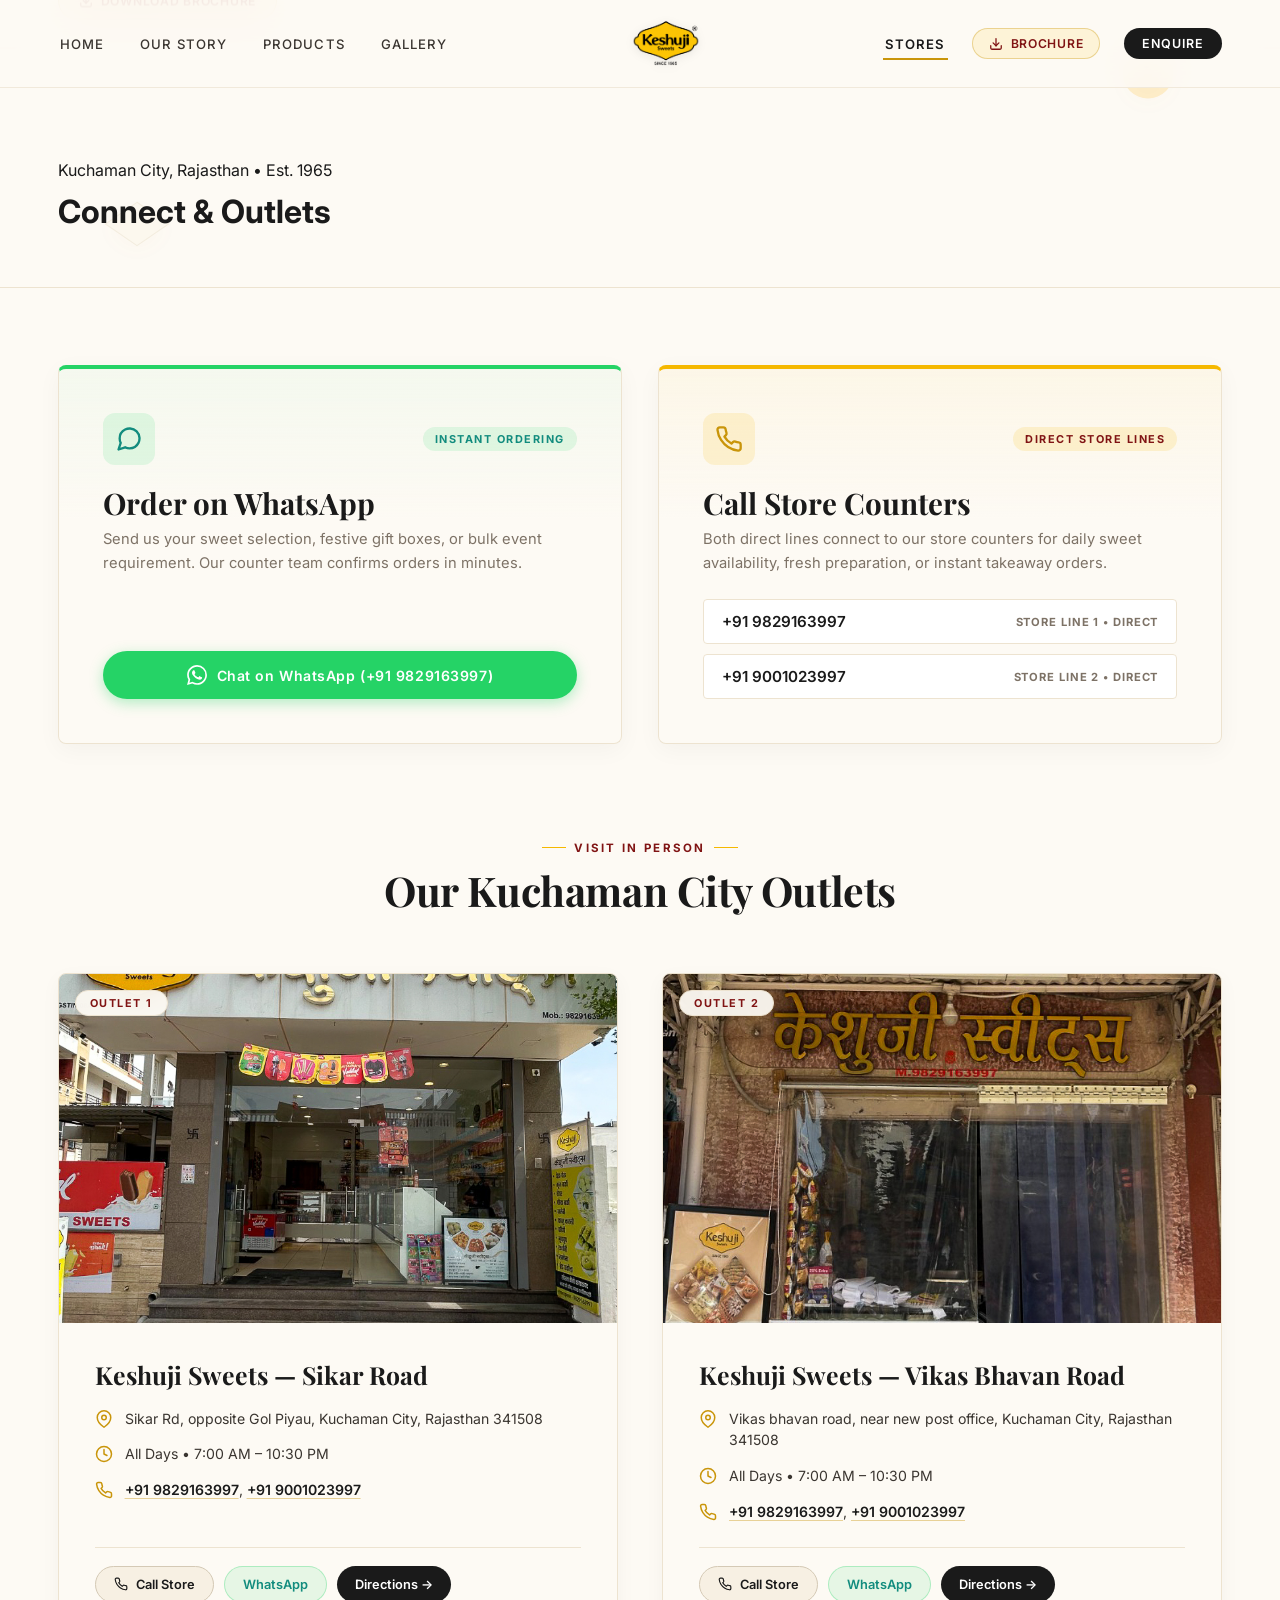
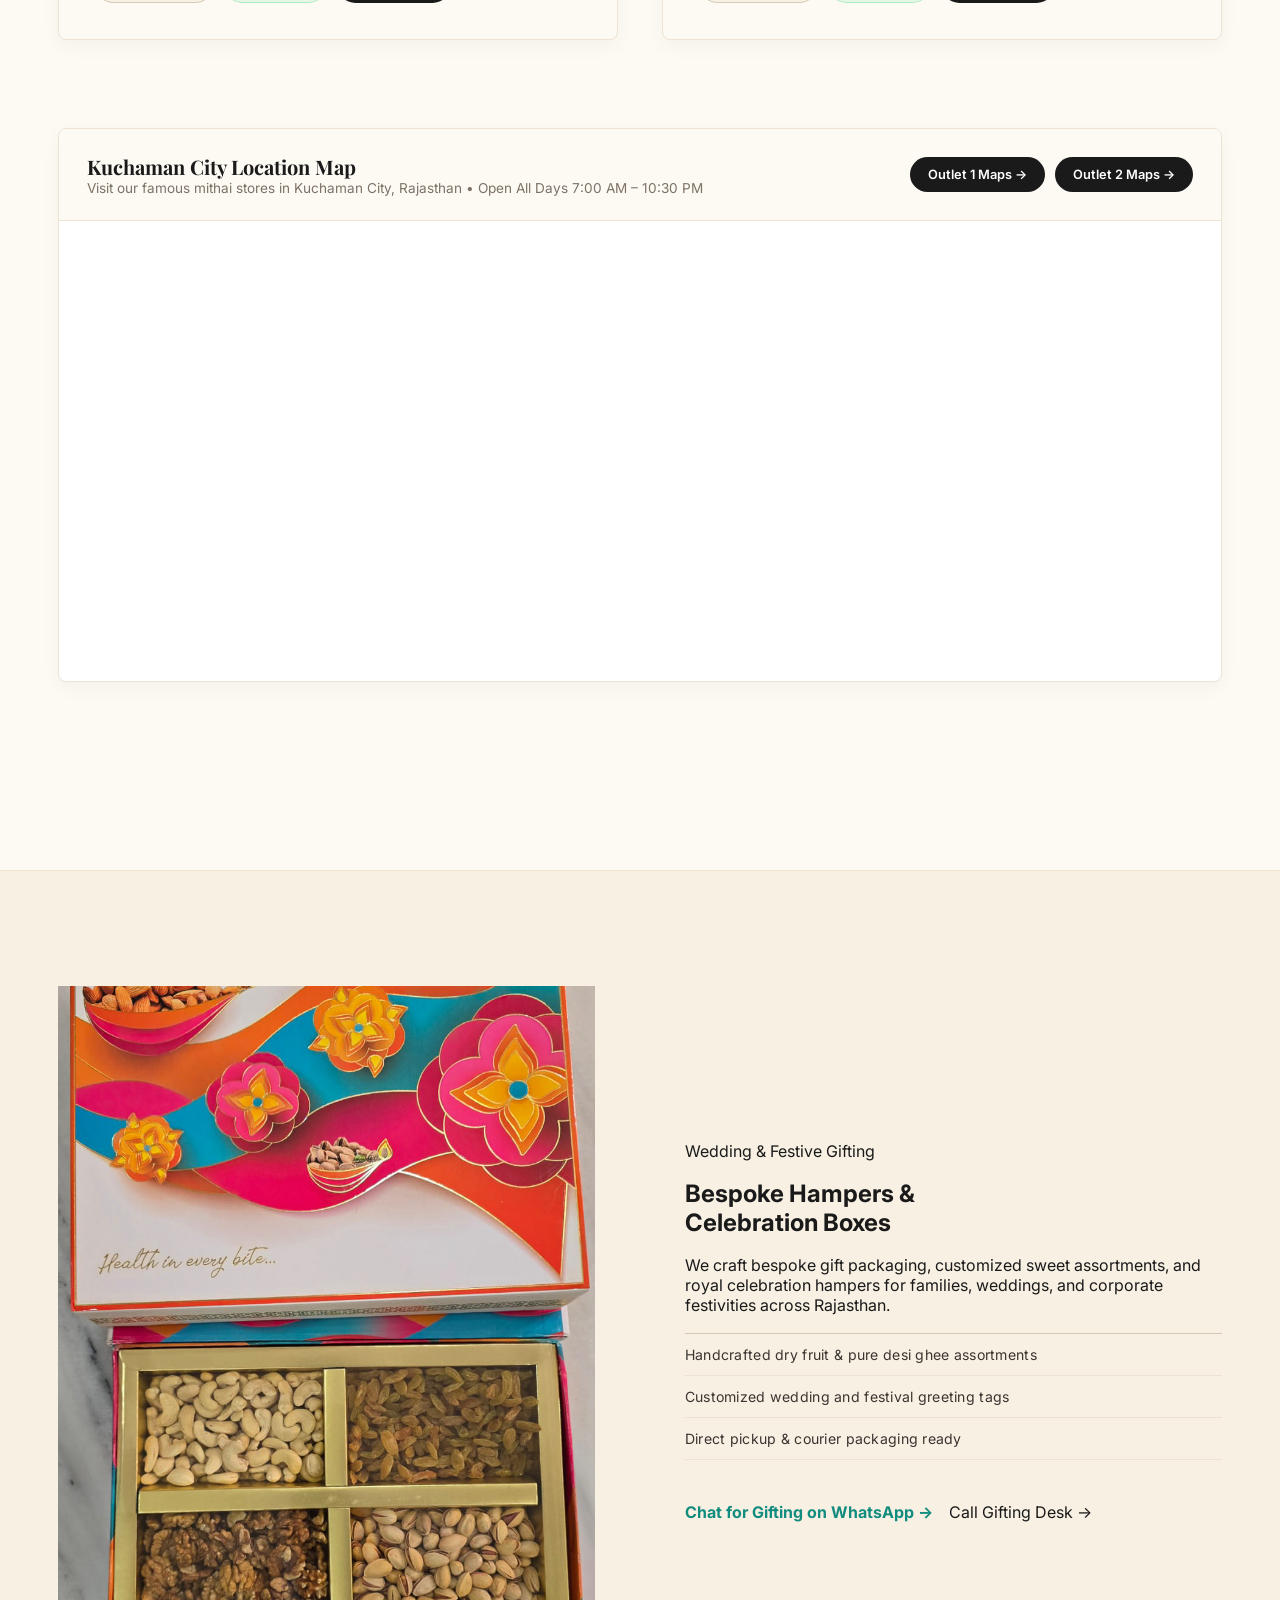
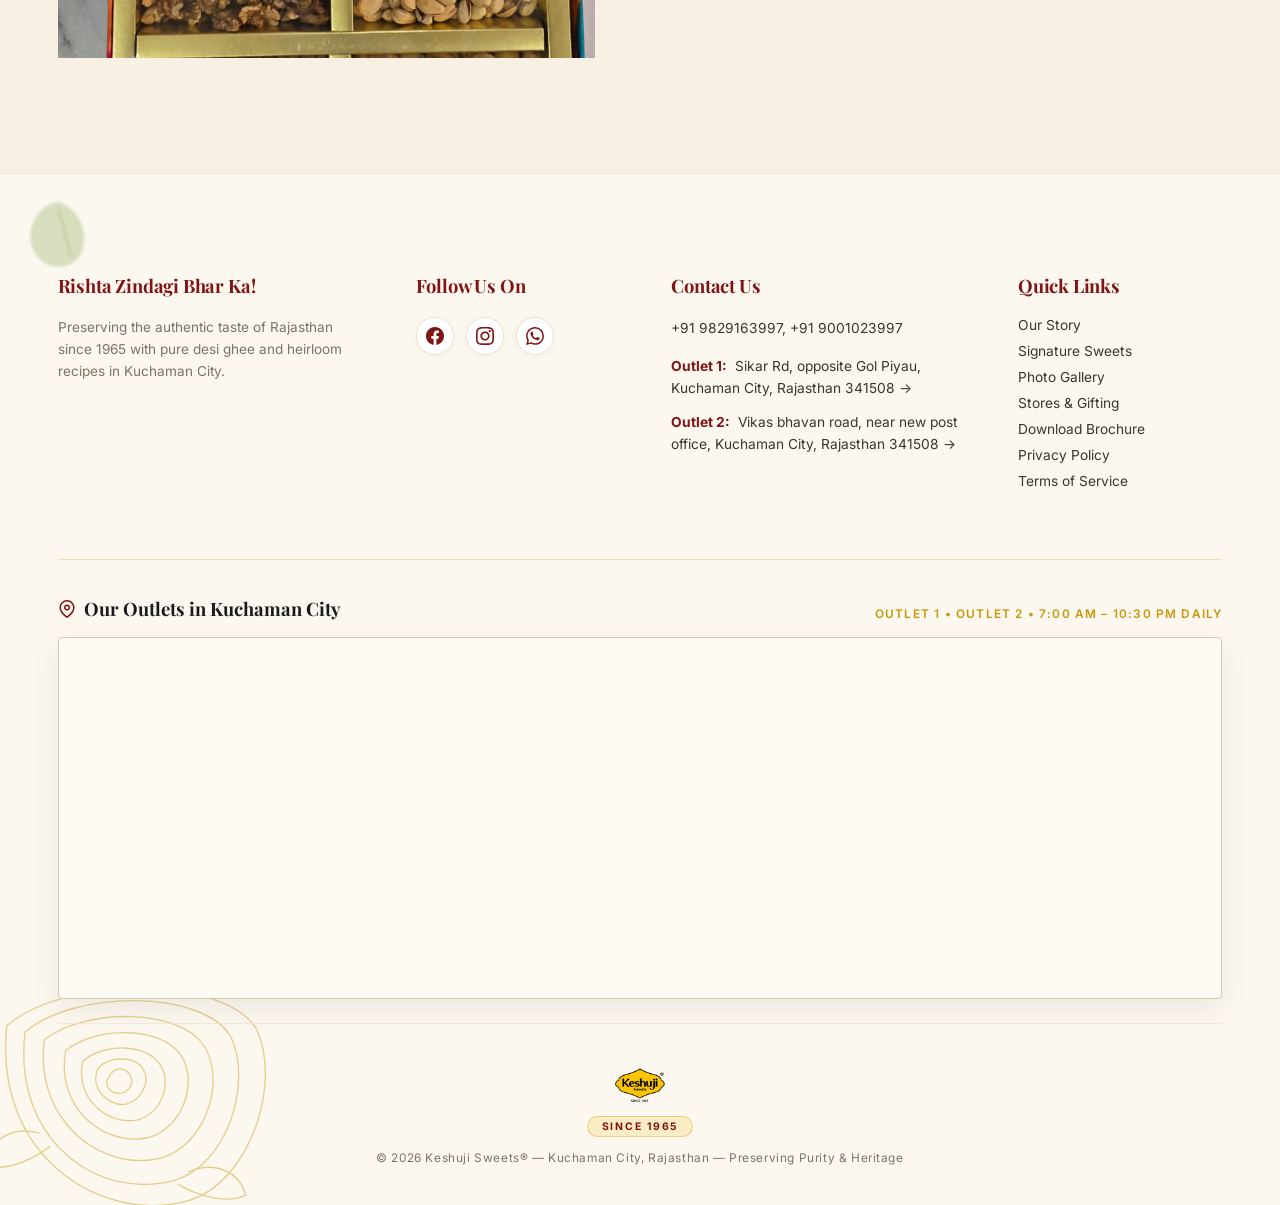
<file: contacts/index.html>
<!DOCTYPE html>
<html lang="en">
<head>
  <meta charset="UTF-8" />
  <meta name="viewport" content="width=device-width, initial-scale=1.0" />
  <title>Stores &amp; Outlets in Kuchaman City | Order Sweets on WhatsApp — Keshuji Sweets</title>
  <meta name="description" content="Visit Keshuji Sweets in Kuchaman City: Sikar Road &amp; Vikas Bhavan Road outlets. Open 7:00 AM – 10:30 PM daily. Order fresh sweets directly via WhatsApp (+91 9829163997)." />
  <meta name="keywords" content="Keshuji Sweets contact, sweet shop Kuchaman phone number, Keshuji Sweets WhatsApp order, Sikar Road sweet store Kuchaman, Vikas Bhavan road sweets, fresh mithai delivery Kuchaman, wedding bulk sweet orders" />
  <link rel="canonical" href="https://keshujisweets.com/contacts/" />
  <meta name="robots" content="index, follow, max-image-preview:large, max-snippet:-1, max-video-preview:-1" />
  <meta name="googlebot" content="index, follow" />
  <meta name="author" content="Keshuji Sweets" />
  <meta name="publisher" content="Keshuji Sweets" />

  <!-- Local & Geo SEO Directives -->
  <meta name="geo.region" content="IN-RJ" />
  <meta name="geo.placename" content="Kuchaman City, Rajasthan, India" />
  <meta name="geo.position" content="27.148676;74.860751" />
  <meta name="ICBM" content="27.148676, 74.860751" />

  <!-- Open Graph / Social Sharing (Facebook, WhatsApp, LinkedIn) -->
  <meta property="og:locale" content="en_IN" />
  <meta property="og:type" content="website" />
  <meta property="og:site_name" content="Keshuji Sweets" />
  <meta property="og:title" content="Stores &amp; Outlets in Kuchaman City | Order Sweets on WhatsApp — Keshuji Sweets" />
  <meta property="og:description" content="Visit Keshuji Sweets in Kuchaman City, Rajasthan. Order fresh mithai directly via WhatsApp (+91 9829163997) or phone calls, or visit our retail outlets." />
  <meta property="og:url" content="https://keshujisweets.com/contacts/" />
  <meta property="og:image" content="https://keshujisweets.com/assets/keshuji-outlet-counter.jpg" />
  <meta property="og:image:secure_url" content="https://keshujisweets.com/assets/keshuji-outlet-counter.jpg" />
  <meta property="og:image:type" content="image/jpeg" />
  <meta property="og:image:width" content="1200" />
  <meta property="og:image:height" content="800" />
  <meta property="og:image:alt" content="Keshuji Sweets Store Counter in Kuchaman City" />

  <!-- Twitter Cards -->
  <meta name="twitter:card" content="summary_large_image" />
  <meta name="twitter:title" content="Stores &amp; Outlets in Kuchaman City | Order Sweets on WhatsApp — Keshuji Sweets" />
  <meta name="twitter:description" content="Visit Keshuji Sweets in Kuchaman City, Rajasthan. Order fresh mithai directly via WhatsApp (+91 9829163997) or phone calls, or visit our retail outlets." />
  <meta name="twitter:image" content="https://keshujisweets.com/assets/keshuji-outlet-counter.jpg" />
  <meta name="twitter:image:alt" content="Keshuji Sweets Store Counter in Kuchaman City" />

  <!-- Theme & Mobile App Meta -->
  <meta name="theme-color" content="#991B1B" />
  <meta name="apple-mobile-web-app-capable" content="yes" />
  <meta name="apple-mobile-web-app-status-bar-style" content="black-translucent" />
  <meta name="apple-mobile-web-app-title" content="Keshuji Sweets" />
  <meta name="format-detection" content="telephone=no" />
  <link rel="icon" type="image/png" href="../assets/KeshuJI-Logo.png" />
  <link rel="apple-touch-icon" href="../assets/KeshuJI-Logo.png" />
  <link rel="manifest" href="../manifest.webmanifest" />

  <link rel="preconnect" href="https://fonts.googleapis.com" />
  <link rel="preconnect" href="https://fonts.gstatic.com" crossorigin />
  <link href="https://fonts.googleapis.com/css2?family=Playfair+Display:ital,wght@0,400;0,700;0,900;1,400;1,700&family=Inter:wght@300;400;500;600;700&family=Noto+Sans+Devanagari:wght@400;500;600&display=swap" rel="stylesheet" />
  <link rel="stylesheet" href="../css/shared.css" />
  <link rel="stylesheet" href="../css/inner.css" />

  <!-- JSON-LD Structured Data: Breadcrumbs, ContactPage, & Store Locations -->
  <script type="application/ld+json">
  {
    "@context": "https://schema.org",
    "@graph": [
      {
        "@type": "BreadcrumbList",
        "itemListElement": [
          {
            "@type": "ListItem",
            "position": 1,
            "name": "Home",
            "item": "https://keshujisweets.com/"
          },
          {
            "@type": "ListItem",
            "position": 2,
            "name": "Stores & Contact",
            "item": "https://keshujisweets.com/contacts/"
          }
        ]
      },
      {
        "@type": "ContactPage",
        "@id": "https://keshujisweets.com/contacts/#contact",
        "url": "https://keshujisweets.com/contacts/",
        "name": "Contact & Store Locations — Keshuji Sweets",
        "description": "Store contact numbers, WhatsApp ordering, operating hours, and location directions for Keshuji Sweets in Kuchaman City.",
        "mainEntity": [
          {
            "@type": ["SweetShop", "Bakery", "LocalBusiness"],
            "name": "Keshuji Sweets — Sikar Road Outlet (Main Store)",
            "telephone": "+91-9829163997",
            "priceRange": "₹₹",
            "servesCuisine": ["Indian Sweets", "Rajasthani Mithai", "Namkeen"],
            "hasMap": "https://maps.app.goo.gl/vTEcWPQJfgZvMP4e9",
            "address": {
              "@type": "PostalAddress",
              "streetAddress": "Sikar Rd, opposite Gol Piyau",
              "addressLocality": "Kuchaman City",
              "addressRegion": "Rajasthan",
              "postalCode": "341508",
              "addressCountry": "IN"
            },
            "geo": {
              "@type": "GeoCoordinates",
              "latitude": 27.148676,
              "longitude": 74.860751
            },
            "openingHoursSpecification": [
              {
                "@type": "OpeningHoursSpecification",
                "dayOfWeek": ["Monday", "Tuesday", "Wednesday", "Thursday", "Friday", "Saturday", "Sunday"],
                "opens": "07:00",
                "closes": "22:30"
              }
            ]
          },
          {
            "@type": ["SweetShop", "Bakery", "LocalBusiness"],
            "name": "Keshuji Sweets — Vikas Bhavan Road Outlet",
            "telephone": "+91-9001023997",
            "priceRange": "₹₹",
            "servesCuisine": ["Indian Sweets", "Rajasthani Mithai", "Namkeen"],
            "hasMap": "https://maps.app.goo.gl/VKuGvbnGvzVaLwUv5",
            "address": {
              "@type": "PostalAddress",
              "streetAddress": "Vikas bhavan road, near new post office",
              "addressLocality": "Kuchaman City",
              "addressRegion": "Rajasthan",
              "postalCode": "341508",
              "addressCountry": "IN"
            },
            "geo": {
              "@type": "GeoCoordinates",
              "latitude": 27.1472,
              "longitude": 74.8580
            },
            "openingHoursSpecification": [
              {
                "@type": "OpeningHoursSpecification",
                "dayOfWeek": ["Monday", "Tuesday", "Wednesday", "Thursday", "Friday", "Saturday", "Sunday"],
                "opens": "07:00",
                "closes": "22:30"
              }
            ]
          }
        ]
      }
    ]
  }
  </script>
</head>
<body>

  <!-- ===== ULTRA-PLEASING NAVBAR ===== -->
  <header class="navbar" id="navbar">
    <div class="nav-inner">
      <nav class="nav-left">
        <a href="../" class="nav-link">Home</a>
        <a href="../story/" class="nav-link">Our Story</a>
        <a href="../products/" class="nav-link">Products</a>
        <a href="../gallery/" class="nav-link">Gallery</a>
      </nav>

      <div class="nav-logo">
        <a href="../" aria-label="Keshuji Sweets Home">
          <img src="../assets/KeshuJI-Logo.png" alt="Keshuji Sweets" />
        </a>
      </div>

      <nav class="nav-right">
        <a href="../contacts/" class="nav-link active">Stores</a>
        <a href="../assets/Keshuji%20Sweets%20-%20Catalogue.pdf" 
           download="Keshuji Sweets - Catalogue.pdf" 
           target="_blank" 
           rel="noopener noreferrer" 
           class="nav-brochure-btn"
           title="Download Product Brochure">
          <svg viewBox="0 0 24 24" width="14" height="14" fill="none" stroke="currentColor" stroke-width="2.2" stroke-linecap="round" stroke-linejoin="round">
            <path d="M21 15v4a2 2 0 0 1-2 2H5a2 2 0 0 1-2-2v-4"/>
            <polyline points="7 10 12 15 17 10"/>
            <line x1="12" y1="15" x2="12" y2="3"/>
          </svg>
          <span>Brochure</span>
        </a>
        <a href="../contacts/" class="nav-enquire">Enquire</a>
      </nav>

      <button class="hamburger" id="hamburger" aria-label="Open Navigation Menu">
        <span></span><span></span><span></span>
      </button>
    </div>
  </header>

  <!-- Mobile Drawer -->
  <div class="mobile-drawer" id="mobile-drawer">
    <a href="../" class="nav-link">Home</a>
    <a href="../story/" class="nav-link">Our Story</a>
    <a href="../products/" class="nav-link">Products</a>
    <a href="../gallery/" class="nav-link">Gallery</a>
    <a href="../contacts/" class="nav-link active">Stores &amp; Contact</a>
    <a href="../assets/Keshuji%20Sweets%20-%20Catalogue.pdf" 
       download="Keshuji Sweets - Catalogue.pdf" 
       target="_blank" 
       class="nav-brochure-btn">
      <svg viewBox="0 0 24 24" width="14" height="14" fill="none" stroke="currentColor" stroke-width="2.2" stroke-linecap="round" stroke-linejoin="round">
        <path d="M21 15v4a2 2 0 0 1-2 2H5a2 2 0 0 1-2-2v-4"/>
        <polyline points="7 10 12 15 17 10"/>
        <line x1="12" y1="15" x2="12" y2="3"/>
      </svg>
      <span>Download Brochure</span>
    </a>
  </div>

  <!-- PAGE HEADER WITH FLOATING MITHAI SVGS -->
  <div class="page-header" style="position: relative; overflow: hidden;">
    
    <div class="floating-mithai-canvas" aria-hidden="true">
      <div class="float-item float-2" style="top: 15%; right: 8%;">
        <svg viewBox="0 0 80 80" width="60" height="60" fill="none" xmlns="http://www.w3.org/2000/svg">
          <circle cx="40" cy="40" r="34" fill="#FFAF00" opacity="0.65"/>
          <ellipse cx="38" cy="32" rx="3" ry="1.5" fill="#5F8835"/>
        </svg>
      </div>
      <div class="float-item float-4" style="bottom: 12%; left: 8%;">
        <svg viewBox="0 0 100 70" width="70" height="50" fill="none" xmlns="http://www.w3.org/2000/svg">
          <polygon points="50,4 95,35 50,66 5,35" fill="#FAF1DF" stroke="#D1BE94" stroke-width="1.5" opacity="0.75"/>
        </svg>
      </div>
    </div>

    <div class="container" style="position: relative; z-index: 2;">
      <span class="label">Kuchaman City, Rajasthan &bull; Est. 1965</span>
      <h1 class="display">Connect &amp; Outlets</h1>
    </div>
  </div>

  <!-- DIRECT CONNECT & OUTLETS SECTION -->
  <section class="contact-hub-section">
    <div class="container">
      
      <!-- Quick Direct Action Cards: WhatsApp & Phone Call -->
      <div class="direct-actions-grid reveal">
        
        <!-- 1. WhatsApp Card -->
        <div class="direct-action-card card-whatsapp">
          <div class="action-card-header">
            <div class="action-card-icon">
              <svg viewBox="0 0 24 24" fill="none" stroke="currentColor" stroke-width="2" stroke-linecap="round" stroke-linejoin="round">
                <path d="M21 11.5a8.38 8.38 0 0 1-.9 3.8 8.5 8.5 0 0 1-7.6 4.7 8.38 8.38 0 0 1-3.8-.9L3 21l1.9-5.7a8.38 8.38 0 0 1-.9-3.8 8.5 8.5 0 0 1 4.7-7.6 8.38 8.38 0 0 1 3.8-.9h.5a8.48 8.48 0 0 1 8 8v.5z"/>
              </svg>
            </div>
            <span class="action-card-badge">Instant Ordering</span>
          </div>
          <h2 class="action-card-title">Order on WhatsApp</h2>
          <p class="action-card-desc">Send us your sweet selection, festive gift boxes, or bulk event requirement. Our counter team confirms orders in minutes.</p>
          <a href="https://wa.me/919829163997?text=Namaste%20Keshuji%20Sweets,%20I%20would%20like%20to%20order%20sweets/enquire." 
             target="_blank" 
             rel="noopener noreferrer" 
             class="action-card-btn btn-whatsapp">
            <svg viewBox="0 0 24 24" width="20" height="20" fill="currentColor">
              <path d="M17.472 14.382c-.297-.149-1.758-.867-2.03-.967-.273-.099-.471-.148-.67.15-.197.297-.767.966-.94 1.164-.173.199-.347.223-.644.075-.297-.15-1.255-.463-2.39-1.475-.883-.788-1.48-1.761-1.653-2.059-.173-.297-.018-.458.13-.606.134-.133.298-.347.446-.52.149-.174.198-.298.298-.497.099-.198.05-.371-.025-.52-.075-.149-.669-1.612-.916-2.207-.242-.579-.487-.5-.669-.51-.173-.008-.371-.01-.57-.01-.198 0-.52.074-.792.372-.272.297-1.04 1.016-1.04 2.479 0 1.462 1.065 2.875 1.213 3.074.149.198 2.096 3.2 5.077 4.487.709.306 1.262.489 1.694.625.712.227 1.36.195 1.871.118.571-.085 1.758-.719 2.006-1.413.248-.694.248-1.289.173-1.413-.074-.124-.272-.198-.57-.347m-5.421 7.403h-.004a9.87 9.87 0 01-5.031-1.378l-.361-.214-3.741.982.998-3.648-.235-.374a9.86 9.86 0 01-1.51-5.26c.001-5.45 4.436-9.884 9.888-9.884 2.64 0 5.122 1.03 6.988 2.898a9.825 9.825 0 012.893 6.994c-.003 5.45-4.437 9.884-9.885 9.884m8.413-18.297A11.815 11.815 0 0012.05 0C5.495 0 .16 5.335.157 11.892c0 2.096.547 4.142 1.588 5.945L.057 24l6.305-1.654a11.882 11.882 0 005.683 1.448h.005c6.554 0 11.89-5.335 11.893-11.893a11.821 11.821 0 00-3.48-8.413z"/>
            </svg>
            <span>Chat on WhatsApp (+91 9829163997)</span>
          </a>
        </div>

        <!-- 2. Direct Call Card -->
        <div class="direct-action-card card-call">
          <div class="action-card-header">
            <div class="action-card-icon">
              <svg viewBox="0 0 24 24" fill="none" stroke="currentColor" stroke-width="2" stroke-linecap="round" stroke-linejoin="round">
                <path d="M22 16.92v3a2 2 0 0 1-2.18 2 19.79 19.79 0 0 1-8.63-3.07 19.5 19.5 0 0 1-6-6 19.79 19.79 0 0 1-3.07-8.67A2 2 0 0 1 4.11 2h3a2 2 0 0 1 2 1.72 12.84 12.84 0 0 0 .7 2.81 2 2 0 0 1-.45 2.11L8.09 9.91a16 16 0 0 0 6 6l1.27-1.27a2 2 0 0 1 2.11-.45 12.84 12.84 0 0 0 2.81.7A2 2 0 0 1 22 16.92z"/>
              </svg>
            </div>
            <span class="action-card-badge">Direct Store Lines</span>
          </div>
          <h2 class="action-card-title">Call Store Counters</h2>
          <p class="action-card-desc">Both direct lines connect to our store counters for daily sweet availability, fresh preparation, or instant takeaway orders.</p>
          <div class="call-lines-wrap">
            <a href="tel:+919829163997" class="call-line-row">
              <span>+91 9829163997</span>
              <span class="call-line-tag">Store Line 1 &bull; Direct</span>
            </a>
            <a href="tel:+919001023997" class="call-line-row">
              <span>+91 9001023997</span>
              <span class="call-line-tag">Store Line 2 &bull; Direct</span>
            </a>
          </div>
        </div>

      </div>

      <!-- Outlets Section Header -->
      <div class="outlets-section-header reveal">
        <span class="sub-label">Visit In Person</span>
        <h2>Our Kuchaman City Outlets</h2>
      </div>

      <!-- 2 Outlets Grid -->
      <div class="outlets-grid">

        <!-- Outlet 1 -->
        <article class="outlet-card reveal" id="outlet-1">
          <div class="outlet-card-img-wrap">
            <img src="../assets/keshuji-outlet-front.jpg" alt="Keshuji Sweets Sikar Road Outlet" loading="lazy" />
            <span class="outlet-tag-pill">Outlet 1</span>
          </div>
          <div class="outlet-card-body">
            <h3 class="outlet-card-title">Keshuji Sweets &mdash; Sikar Road</h3>
            <div class="outlet-detail-list">
              <div class="outlet-detail-item">
                <svg viewBox="0 0 24 24" fill="none" stroke="currentColor" stroke-width="2" stroke-linecap="round" stroke-linejoin="round">
                  <path d="M21 10c0 7-9 13-9 13s-9-6-9-13a9 9 0 0 1 18 0z"/><circle cx="12" cy="10" r="3"/>
                </svg>
                <span>Sikar Rd, opposite Gol Piyau, Kuchaman City, Rajasthan 341508</span>
              </div>
              <div class="outlet-detail-item">
                <svg viewBox="0 0 24 24" fill="none" stroke="currentColor" stroke-width="2" stroke-linecap="round" stroke-linejoin="round">
                  <circle cx="12" cy="12" r="10"/><polyline points="12 6 12 12 16 14"/>
                </svg>
                <span>All Days &bull; 7:00 AM &ndash; 10:30 PM</span>
              </div>
              <div class="outlet-detail-item">
                <svg viewBox="0 0 24 24" fill="none" stroke="currentColor" stroke-width="2" stroke-linecap="round" stroke-linejoin="round">
                  <path d="M22 16.92v3a2 2 0 0 1-2.18 2 19.79 19.79 0 0 1-8.63-3.07 19.5 19.5 0 0 1-6-6 19.79 19.79 0 0 1-3.07-8.67A2 2 0 0 1 4.11 2h3a2 2 0 0 1 2 1.72 12.84 12.84 0 0 0 .7 2.81 2 2 0 0 1-.45 2.11L8.09 9.91a16 16 0 0 0 6 6l1.27-1.27a2 2 0 0 1 2.11-.45 12.84 12.84 0 0 0 2.81.7A2 2 0 0 1 22 16.92z"/>
                </svg>
                <span><a href="tel:+919829163997">+91 9829163997</a>, <a href="tel:+919001023997">+91 9001023997</a></span>
              </div>
            </div>
            <div class="outlet-actions-row">
              <a href="tel:+919829163997" class="outlet-btn outlet-btn-call">
                <svg viewBox="0 0 24 24" width="14" height="14" fill="none" stroke="currentColor" stroke-width="2"><path d="M22 16.92v3a2 2 0 0 1-2.18 2 19.79 19.79 0 0 1-8.63-3.07 19.5 19.5 0 0 1-6-6 19.79 19.79 0 0 1-3.07-8.67A2 2 0 0 1 4.11 2h3a2 2 0 0 1 2 1.72 12.84 12.84 0 0 0 .7 2.81 2 2 0 0 1-.45 2.11L8.09 9.91a16 16 0 0 0 6 6l1.27-1.27a2 2 0 0 1 2.11-.45 12.84 12.84 0 0 0 2.81.7A2 2 0 0 1 22 16.92z"/></svg>
                <span>Call Store</span>
              </a>
              <a href="https://wa.me/919829163997?text=Namaste%20Keshuji%20Sweets%20Sikar%20Road,%20I%20have%20an%20order/enquiry." target="_blank" rel="noopener noreferrer" class="outlet-btn outlet-btn-wa">
                <span>WhatsApp</span>
              </a>
              <a href="https://maps.app.goo.gl/vTEcWPQJfgZvMP4e9" target="_blank" rel="noopener noreferrer" class="outlet-btn outlet-btn-map">
                <span>Directions &rarr;</span>
              </a>
            </div>
          </div>
        </article>

        <!-- Outlet 2 -->
        <article class="outlet-card reveal" id="outlet-2" style="transition-delay: 0.15s;">
          <div class="outlet-card-img-wrap">
            <img src="../assets/keshuji-outlet-counter.jpg" alt="Keshuji Sweets Vikas Bhavan Road Outlet" loading="lazy" />
            <span class="outlet-tag-pill">Outlet 2</span>
          </div>
          <div class="outlet-card-body">
            <h3 class="outlet-card-title">Keshuji Sweets &mdash; Vikas Bhavan Road</h3>
            <div class="outlet-detail-list">
              <div class="outlet-detail-item">
                <svg viewBox="0 0 24 24" fill="none" stroke="currentColor" stroke-width="2" stroke-linecap="round" stroke-linejoin="round">
                  <path d="M21 10c0 7-9 13-9 13s-9-6-9-13a9 9 0 0 1 18 0z"/><circle cx="12" cy="10" r="3"/>
                </svg>
                <span>Vikas bhavan road, near new post office, Kuchaman City, Rajasthan 341508</span>
              </div>
              <div class="outlet-detail-item">
                <svg viewBox="0 0 24 24" fill="none" stroke="currentColor" stroke-width="2" stroke-linecap="round" stroke-linejoin="round">
                  <circle cx="12" cy="12" r="10"/><polyline points="12 6 12 12 16 14"/>
                </svg>
                <span>All Days &bull; 7:00 AM &ndash; 10:30 PM</span>
              </div>
              <div class="outlet-detail-item">
                <svg viewBox="0 0 24 24" fill="none" stroke="currentColor" stroke-width="2" stroke-linecap="round" stroke-linejoin="round">
                  <path d="M22 16.92v3a2 2 0 0 1-2.18 2 19.79 19.79 0 0 1-8.63-3.07 19.5 19.5 0 0 1-6-6 19.79 19.79 0 0 1-3.07-8.67A2 2 0 0 1 4.11 2h3a2 2 0 0 1 2 1.72 12.84 12.84 0 0 0 .7 2.81 2 2 0 0 1-.45 2.11L8.09 9.91a16 16 0 0 0 6 6l1.27-1.27a2 2 0 0 1 2.11-.45 12.84 12.84 0 0 0 2.81.7A2 2 0 0 1 22 16.92z"/>
                </svg>
                <span><a href="tel:+919829163997">+91 9829163997</a>, <a href="tel:+919001023997">+91 9001023997</a></span>
              </div>
            </div>
            <div class="outlet-actions-row">
              <a href="tel:+919001023997" class="outlet-btn outlet-btn-call">
                <svg viewBox="0 0 24 24" width="14" height="14" fill="none" stroke="currentColor" stroke-width="2"><path d="M22 16.92v3a2 2 0 0 1-2.18 2 19.79 19.79 0 0 1-8.63-3.07 19.5 19.5 0 0 1-6-6 19.79 19.79 0 0 1-3.07-8.67A2 2 0 0 1 4.11 2h3a2 2 0 0 1 2 1.72 12.84 12.84 0 0 0 .7 2.81 2 2 0 0 1-.45 2.11L8.09 9.91a16 16 0 0 0 6 6l1.27-1.27a2 2 0 0 1 2.11-.45 12.84 12.84 0 0 0 2.81.7A2 2 0 0 1 22 16.92z"/></svg>
                <span>Call Store</span>
              </a>
              <a href="https://wa.me/919829163997?text=Namaste%20Keshuji%20Sweets%20Vikas%20Bhavan%20Road,%20I%20have%20an%20order/enquiry." target="_blank" rel="noopener noreferrer" class="outlet-btn outlet-btn-wa">
                <span>WhatsApp</span>
              </a>
              <a href="https://maps.app.goo.gl/VKuGvbnGvzVaLwUv5" target="_blank" rel="noopener noreferrer" class="outlet-btn outlet-btn-map">
                <span>Directions &rarr;</span>
              </a>
            </div>
          </div>
        </article>

      </div>

      <!-- Interactive Google Map Section -->
      <div class="contact-map-section reveal">
        <div class="contact-map-header">
          <div>
            <h3>Kuchaman City Location Map</h3>
            <p>Visit our famous mithai stores in Kuchaman City, Rajasthan &bull; Open All Days 7:00 AM &ndash; 10:30 PM</p>
          </div>
          <div style="display: flex; gap: 10px; flex-wrap: wrap;">
            <a href="https://maps.app.goo.gl/vTEcWPQJfgZvMP4e9" target="_blank" rel="noopener noreferrer" class="outlet-btn outlet-btn-map">
              Outlet 1 Maps &rarr;
            </a>
            <a href="https://maps.app.goo.gl/VKuGvbnGvzVaLwUv5" target="_blank" rel="noopener noreferrer" class="outlet-btn outlet-btn-map">
              Outlet 2 Maps &rarr;
            </a>
          </div>
        </div>
        <div class="contact-map-frame">
          <iframe src="https://www.google.com/maps/embed?pb=!1m18!1m12!1m3!1d3453.164956334261!2d74.86075079999999!3d27.148675500000003!2m3!1f0!2f0!3f0!3m2!1i1024!2i768!4f13.1!3m3!1m2!1s0x396b7925e12589c7%3A0x1d13953abff2a371!2sKeshuji%20Sweets%20%7C%7C%20Famous%20Mithai%20Store%2C%20Best%20Sweet%20%26%20Namkeen%20Shop%20In%20Kuchaman%20City!5e1!3m2!1sen!2sin!4v1789859242750!5m2!1sen!2sin" width="100%" height="100%" style="border:0;" allowfullscreen="" loading="lazy" referrerpolicy="strict-origin-when-cross-origin"></iframe>
        </div>
      </div>

    </div>
  </section>

  <!-- GIFT CALLOUT -->
  <section class="gift-callout reveal" id="gift-callout">
    <div class="container">
      <div class="gift-callout-inner">
        <div class="gift-callout-img">
          <img src="../assets/premium-dry-fruits-gift-pack.jpg" alt="Gift Hampers" loading="lazy" />
        </div>
        <div class="gift-callout-text">
          <span class="rule"></span>
          <span class="label">Wedding &amp; Festive Gifting</span>
          <h2 class="heading">Bespoke Hampers &amp;<br/>Celebration Boxes</h2>
          <p class="body-text">We craft bespoke gift packaging, customized sweet assortments, and royal celebration hampers for families, weddings, and corporate festivities across Rajasthan.</p>
          <ul class="gift-list">
            <li>Handcrafted dry fruit &amp; pure desi ghee assortments</li>
            <li>Customized wedding and festival greeting tags</li>
            <li>Direct pickup &amp; courier packaging ready</li>
          </ul>
          <div style="display: flex; gap: 16px; margin-top: 24px; flex-wrap: wrap;">
            <a href="https://wa.me/919829163997?text=Namaste%20Keshuji%20Sweets,%20I%20am%20enquiring%20about%20gift%20hampers." target="_blank" rel="noopener noreferrer" class="btn-text" style="color: #128C7E; font-weight: 700;">Chat for Gifting on WhatsApp &rarr;</a>
            <a href="tel:+919829163997" class="btn-text">Call Gifting Desk &rarr;</a>
          </div>
        </div>
      </div>
    </div>
  </section>

  <!-- ===== LUXURY FOOTER (MATCHING USER REFERENCE) ===== -->
  <footer class="footer-ref">
    
    <div class="footer-pistachio-leaf" aria-hidden="true">
      <svg viewBox="0 0 100 100" fill="none" xmlns="http://www.w3.org/2000/svg">
        <path d="M50,15 C68,22 82,42 75,68 C68,88 42,92 28,78 C12,65 15,38 28,25 C35,18 42,14 50,15 Z" fill="#8BA856" opacity="0.6"/>
        <path d="M48,22 Q56,48 62,75" stroke="#718E40" stroke-width="2" opacity="0.7"/>
      </svg>
    </div>

    <div class="footer-rose-art" aria-hidden="true">
      <svg viewBox="0 0 280 260" fill="none" stroke="#C9950A" stroke-width="1.3" stroke-linecap="round" stroke-linejoin="round" xmlns="http://www.w3.org/2000/svg">
        <path d="M120,130 C125,120 135,120 140,128 C145,136 138,145 130,145 C122,145 115,138 120,130 Z" />
        <path d="M110,122 C120,110 145,110 152,122 C160,134 150,152 136,155 C120,158 102,140 110,122 Z" />
        <path d="M96,115 C115,98 155,98 168,118 C180,138 168,165 146,170 C118,175 88,148 96,115 Z" />
        <path d="M80,105 C108,82 170,82 188,110 C204,136 188,178 158,186 C118,196 70,160 80,105 Z" />
        <path d="M60,95 C98,65 188,65 210,102 C230,138 208,194 170,205 C116,220 50,172 60,95 Z" />
        <path d="M42,88 C88,48 208,48 234,92 C255,136 230,212 182,226 C112,246 30,190 42,88 Z" />
        <path d="M25,82 C78,35 228,35 258,85 C282,135 252,228 195,245 C115,268 12,205 25,82 Z" />
        <path d="M65,195 C45,210 20,218 5,212 C8,190 28,175 55,182" />
        <path d="M185,230 C205,242 232,248 248,240 C242,218 220,208 195,218" />
      </svg>
    </div>

    <div class="footer-ref-inner">
      <div class="footer-grid-ref">
        
        <div class="footer-col">
          <h3 class="footer-col-h">Rishta Zindagi Bhar Ka!</h3>
          <p class="footer-newsletter-p" style="margin-top: 0;">Preserving the authentic taste of Rajasthan since 1965 with pure desi ghee and heirloom recipes in Kuchaman City.</p>
        </div>

        <div class="footer-col">
          <h3 class="footer-col-h">Follow Us On</h3>
          <div class="footer-social-row">
            <a href="https://facebook.com" target="_blank" rel="noopener noreferrer" class="social-icon-badge" aria-label="Facebook">
              <svg viewBox="0 0 24 24" fill="currentColor">
                <path d="M24 12.073c0-6.627-5.373-12-12-12s-12 5.373-12 12c0 5.99 4.388 10.954 10.125 11.854v-8.385H7.078v-3.47h3.047V9.43c0-3.007 1.792-4.669 4.533-4.669 1.312 0 2.686.235 2.686.235v2.953H15.83c-1.491 0-1.956.925-1.956 1.874v2.25h3.328l-.532 3.47h-2.796v8.385C19.612 23.027 24 18.062 24 12.073z"/>
              </svg>
            </a>
            <a href="https://www.instagram.com/keshuji_sweets/" target="_blank" rel="noopener noreferrer" class="social-icon-badge" aria-label="Instagram">
              <svg viewBox="0 0 24 24" fill="currentColor">
                <path d="M12 2.163c3.204 0 3.584.012 4.85.07 3.252.148 4.771 1.691 4.919 4.919.058 1.265.069 1.645.069 4.849 0 3.205-.012 3.584-.069 4.849-.149 3.225-1.664 4.771-4.919 4.919-1.266.058-1.644.07-4.85.07-3.204 0-3.584-.012-4.849-.07-3.26-.149-4.771-1.699-4.919-4.92-.058-1.265-.07-1.644-.07-4.849 0-3.204.013-3.583.07-4.849.149-3.227 1.664-4.771 4.919-4.919 1.266-.057 1.645-.069 4.849-.069zm0-2.163c-3.259 0-3.667.014-4.947.072-4.358.2-6.78 2.618-6.98 6.98-.059 1.281-.073 1.689-.073 4.948 0 3.259.014 3.668.072 4.948.2 4.358 2.618 6.78 6.98 6.98 1.281.058 1.689.072 4.948.072 3.259 0 3.668-.014 4.948-.072 4.354-.2 6.782-2.618 6.979-6.98.059-1.28.073-1.689.073-4.948 0-3.259-.014-3.667-.072-4.947-.196-4.354-2.617-6.78-6.979-6.98-1.281-.059-1.69-.073-4.949-.073zm0 5.838c-3.403 0-6.162 2.759-6.162 6.162s2.759 6.163 6.162 6.163 6.162-2.759 6.162-6.163c0-3.403-2.759-6.162-6.162-6.162zm0 10.162c-2.209 0-4-1.79-4-4 0-2.209 1.791-4 4-4s4 1.791 4 4c0 2.21-1.791 4-4 4zm6.406-11.845c-.796 0-1.441.645-1.441 1.44s.645 1.44 1.441 1.44c.795 0 1.439-.645 1.439-1.44s-.644-1.44-1.439-1.44z"/>
              </svg>
            </a>
            <a href="https://wa.me/919829163997" target="_blank" rel="noopener noreferrer" class="social-icon-badge" aria-label="WhatsApp">
              <svg viewBox="0 0 24 24" fill="currentColor">
                <path d="M17.472 14.382c-.297-.149-1.758-.867-2.03-.967-.273-.099-.471-.148-.67.15-.197.297-.767.966-.94 1.164-.173.199-.347.223-.644.075-.297-.15-1.255-.463-2.39-1.475-.883-.788-1.48-1.761-1.653-2.059-.173-.297-.018-.458.13-.606.134-.133.298-.347.446-.52.149-.174.198-.298.298-.497.099-.198.05-.371-.025-.52-.075-.149-.669-1.612-.916-2.207-.242-.579-.487-.5-.669-.51-.173-.008-.371-.01-.57-.01-.198 0-.52.074-.792.372-.272.297-1.04 1.016-1.04 2.479 0 1.462 1.065 2.875 1.213 3.074.149.198 2.096 3.2 5.077 4.487.709.306 1.262.489 1.694.625.712.227 1.36.195 1.871.118.571-.085 1.758-.719 2.006-1.413.248-.694.248-1.289.173-1.413-.074-.124-.272-.198-.57-.347m-5.421 7.403h-.004a9.87 9.87 0 01-5.031-1.378l-.361-.214-3.741.982.998-3.648-.235-.374a9.86 9.86 0 01-1.51-5.26c.001-5.45 4.436-9.884 9.888-9.884 2.64 0 5.122 1.03 6.988 2.898a9.825 9.825 0 012.893 6.994c-.003 5.45-4.437 9.884-9.885 9.884m8.413-18.297A11.815 11.815 0 0012.05 0C5.495 0 .16 5.335.157 11.892c0 2.096.547 4.142 1.588 5.945L.057 24l6.305-1.654a11.882 11.882 0 005.683 1.448h.005c6.554 0 11.890-5.335 11.893-11.893a11.821 11.821 0 00-3.48-8.413z"/>
              </svg>
            </a>
          </div>
        </div>

        <div class="footer-col">
          <h3 class="footer-col-h">Contact Us</h3>
          <div class="footer-contact-info">
            <p><a href="tel:+919829163997">+91 9829163997</a>, <a href="tel:+919001023997">+91 9001023997</a></p>
            <p style="margin-top: 4px;">
              <a href="https://maps.app.goo.gl/vTEcWPQJfgZvMP4e9" target="_blank" rel="noopener noreferrer" style="color: inherit; text-decoration: none;">
                <span class="outlet-tag">Outlet 1:</span> Sikar Rd, opposite Gol Piyau, Kuchaman City, Rajasthan 341508 &rarr;
              </a>
            </p>
            <p>
              <a href="https://maps.app.goo.gl/VKuGvbnGvzVaLwUv5" target="_blank" rel="noopener noreferrer" style="color: inherit; text-decoration: none;">
                <span class="outlet-tag">Outlet 2:</span> Vikas bhavan road, near new post office, Kuchaman City, Rajasthan 341508 &rarr;
              </a>
            </p>
          </div>
        </div>

        <div class="footer-col">
          <h3 class="footer-col-h">Quick Links</h3>
          <div class="footer-links-list">
            <a href="../story/">Our Story</a>
            <a href="../products/">Signature Sweets</a>
            <a href="../gallery/">Photo Gallery</a>
            <a href="../contacts/">Stores &amp; Gifting</a>
            <a href="../assets/Keshuji%20Sweets%20-%20Catalogue.pdf" download="Keshuji Sweets - Catalogue.pdf" target="_blank">Download Brochure</a>
            <a href="../contacts/">Privacy Policy</a>
            <a href="../contacts/">Terms of Service</a>
          </div>
        </div>

      </div>

      <!-- Store Locations Map -->
      <div class="footer-map-section">
        <div class="footer-map-header">
          <div class="footer-map-title">
            <svg viewBox="0 0 24 24" width="18" height="18" fill="none" stroke="currentColor" stroke-width="2" stroke-linecap="round" stroke-linejoin="round">
              <path d="M21 10c0 7-9 13-9 13s-9-6-9-13a9 9 0 0 1 18 0z"></path>
              <circle cx="12" cy="10" r="3"></circle>
            </svg>
            <span>Our Outlets in Kuchaman City</span>
          </div>
          <span class="footer-map-sub">Outlet 1 &bull; Outlet 2 &bull; 7:00 AM &ndash; 10:30 PM Daily</span>
        </div>
        <div class="footer-map-frame">
          <iframe src="https://www.google.com/maps/embed?pb=!1m18!1m12!1m3!1d3453.164956334261!2d74.86075079999999!3d27.148675500000003!2m3!1f0!2f0!3f0!3m2!1i1024!2i768!4f13.1!3m3!1m2!1s0x396b7925e12589c7%3A0x1d13953abff2a371!2sKeshuji%20Sweets%20%7C%7C%20Famous%20Mithai%20Store%2C%20Best%20Sweet%20%26%20Namkeen%20Shop%20In%20Kuchaman%20City!5e1!3m2!1sen!2sin!4v1789859242750!5m2!1sen!2sin" width="600" height="450" style="border:0;" allowfullscreen="" loading="lazy" referrerpolicy="strict-origin-when-cross-origin" title="Keshuji Sweets — Google Maps"></iframe>
        </div>
      </div>

      <div class="footer-bottom-badge-wrap">
        <a href="../" class="footer-emblem-badge" aria-label="Keshuji Sweets">
          <img src="../assets/KeshuJI-Logo.png" alt="Keshuji Sweets Logo" />
          <span class="footer-since-tag">SINCE 1965</span>
        </a>
        <p class="footer-bottom-copy">&copy; 2026 Keshuji Sweets&reg; &mdash; Kuchaman City, Rajasthan &mdash; Preserving Purity &amp; Heritage</p>
      </div>

    </div>
  </footer>

  <script src="../js/nav.js"></script>
  <script>
    // Reveal animations
    const obs = new IntersectionObserver(entries => {
      entries.forEach(e => { if(e.isIntersecting) { e.target.classList.add('visible'); obs.unobserve(e.target); }});
    }, {threshold: 0.08});
    document.querySelectorAll('.reveal').forEach(el => obs.observe(el));
  </script>

  <style>
    .gift-callout {
      padding: var(--section-v) 0;
      background: var(--beige);
      border-top: 1px solid var(--beige-mid);
    }
    .gift-callout-inner {
      display: grid;
      grid-template-columns: 1fr 1fr;
      gap: clamp(40px, 7vw, 100px);
      align-items: center;
    }
    .gift-callout-img img {
      width: 100%;
      aspect-ratio: 4/5;
      object-fit: cover;
    }
    .gift-callout-text {
      display: flex;
      flex-direction: column;
      gap: 18px;
    }
    .gift-list {
      display: flex;
      flex-direction: column;
      gap: 0;
      border-top: 1px solid var(--beige-dark);
    }
    .gift-list li {
      padding: 12px 0;
      border-bottom: 1px solid var(--beige-mid);
      font-size: 0.88rem;
      color: var(--ink-soft);
      letter-spacing: 0.02em;
    }
    @media (max-width: 900px) {
      .gift-callout-inner { grid-template-columns: 1fr; }
    }
  </style>
</body>
</html>
</file>
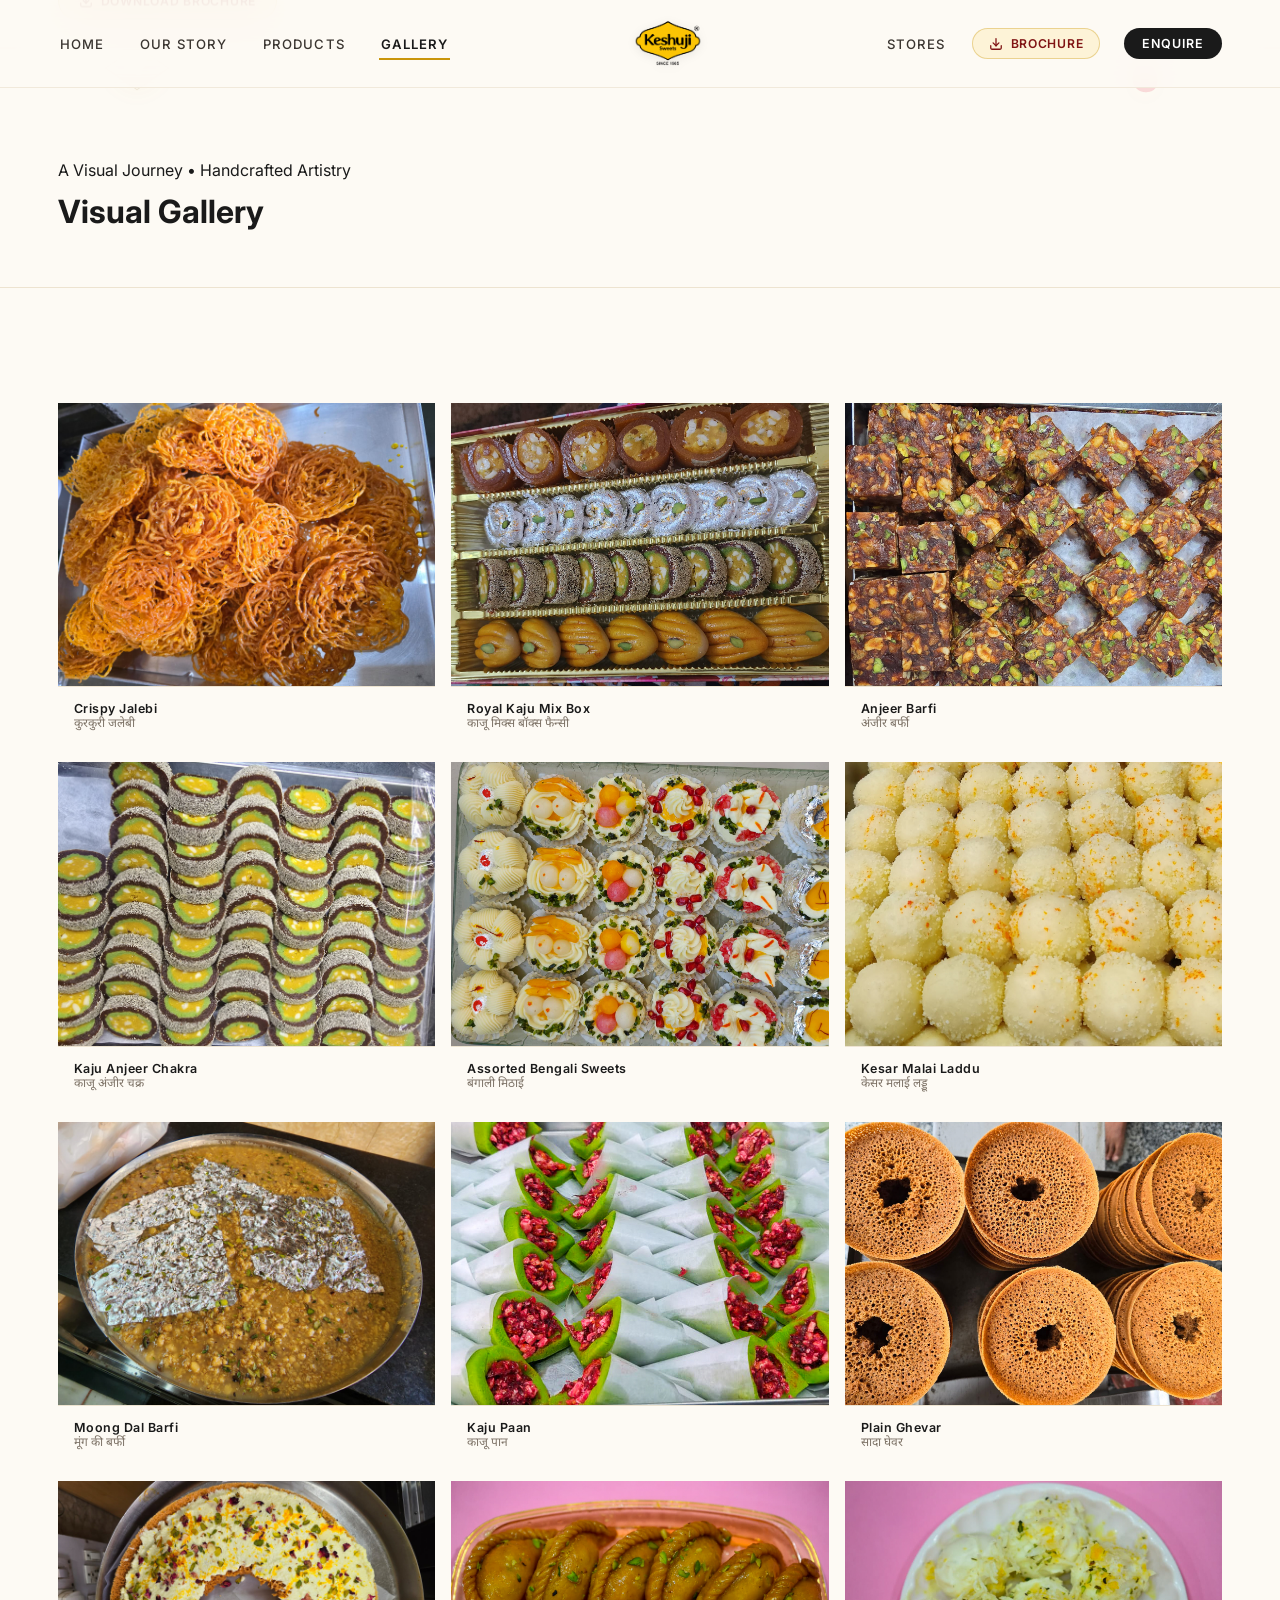
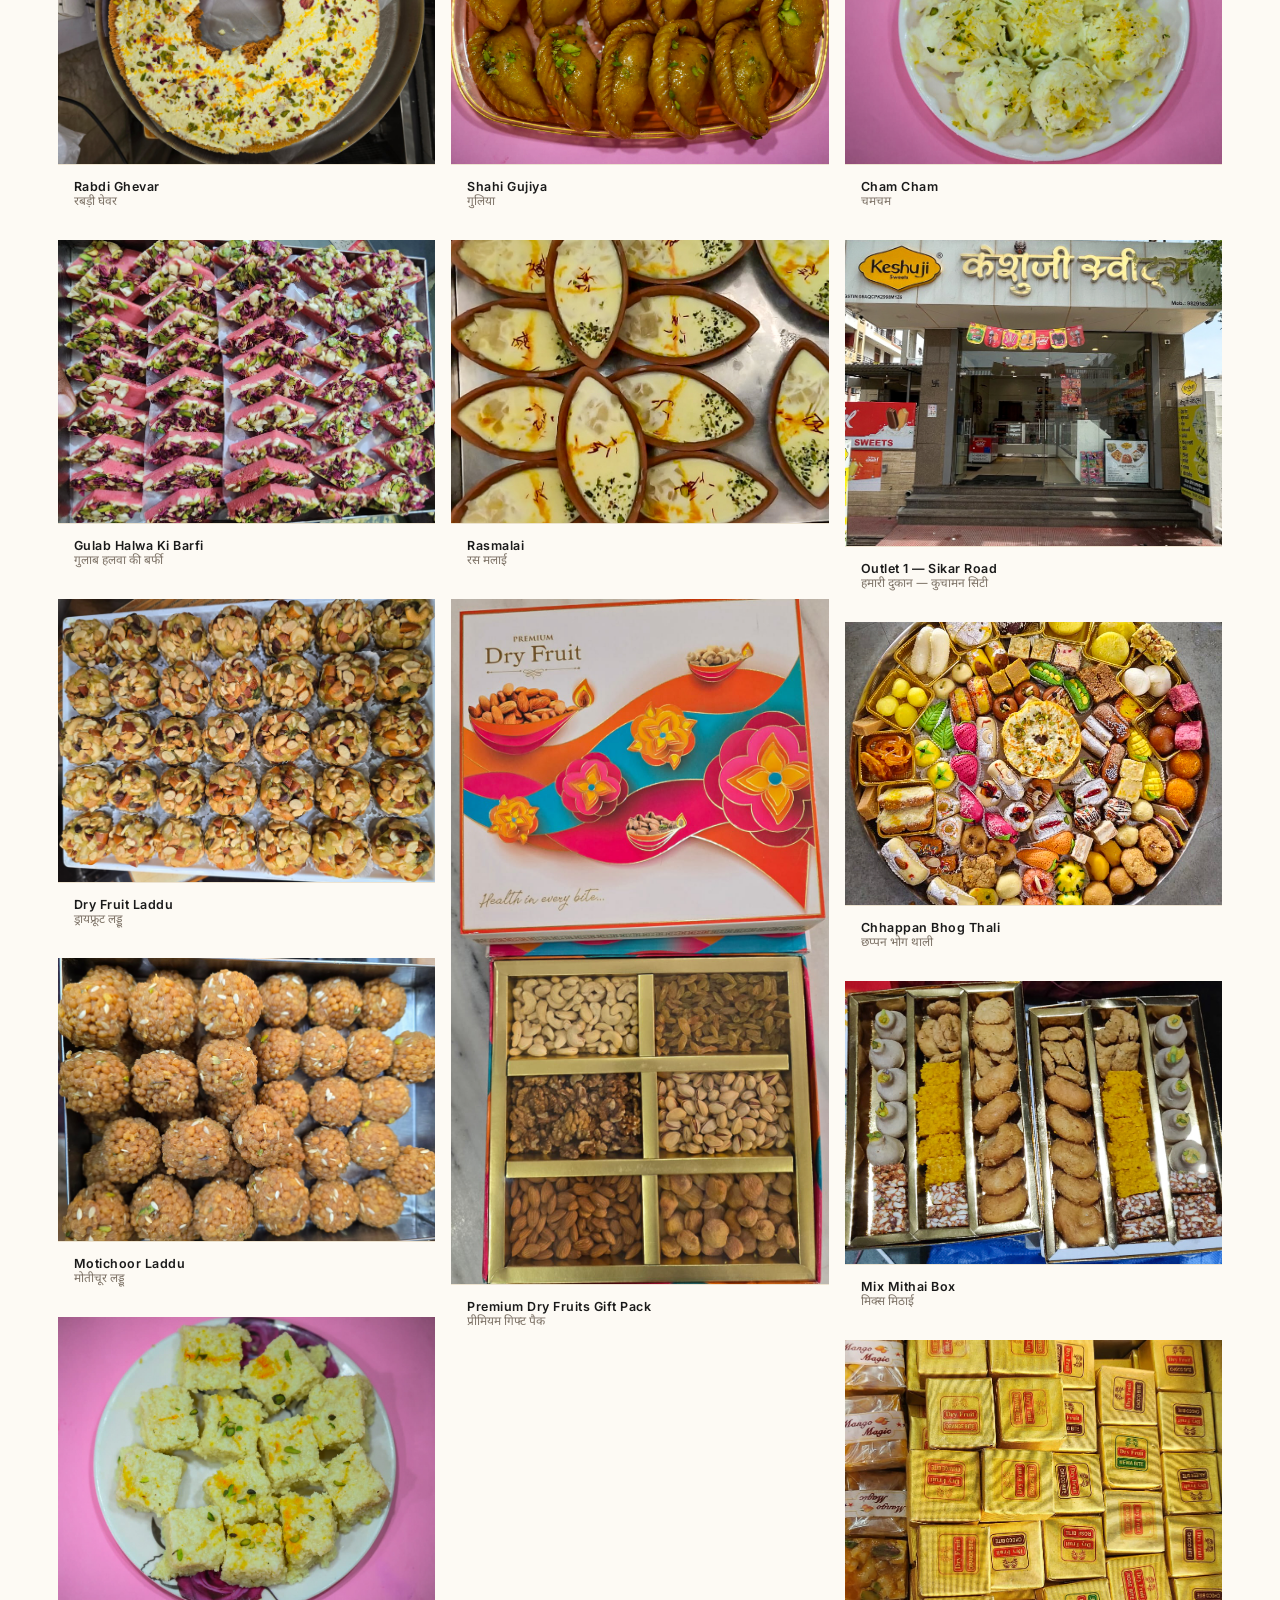
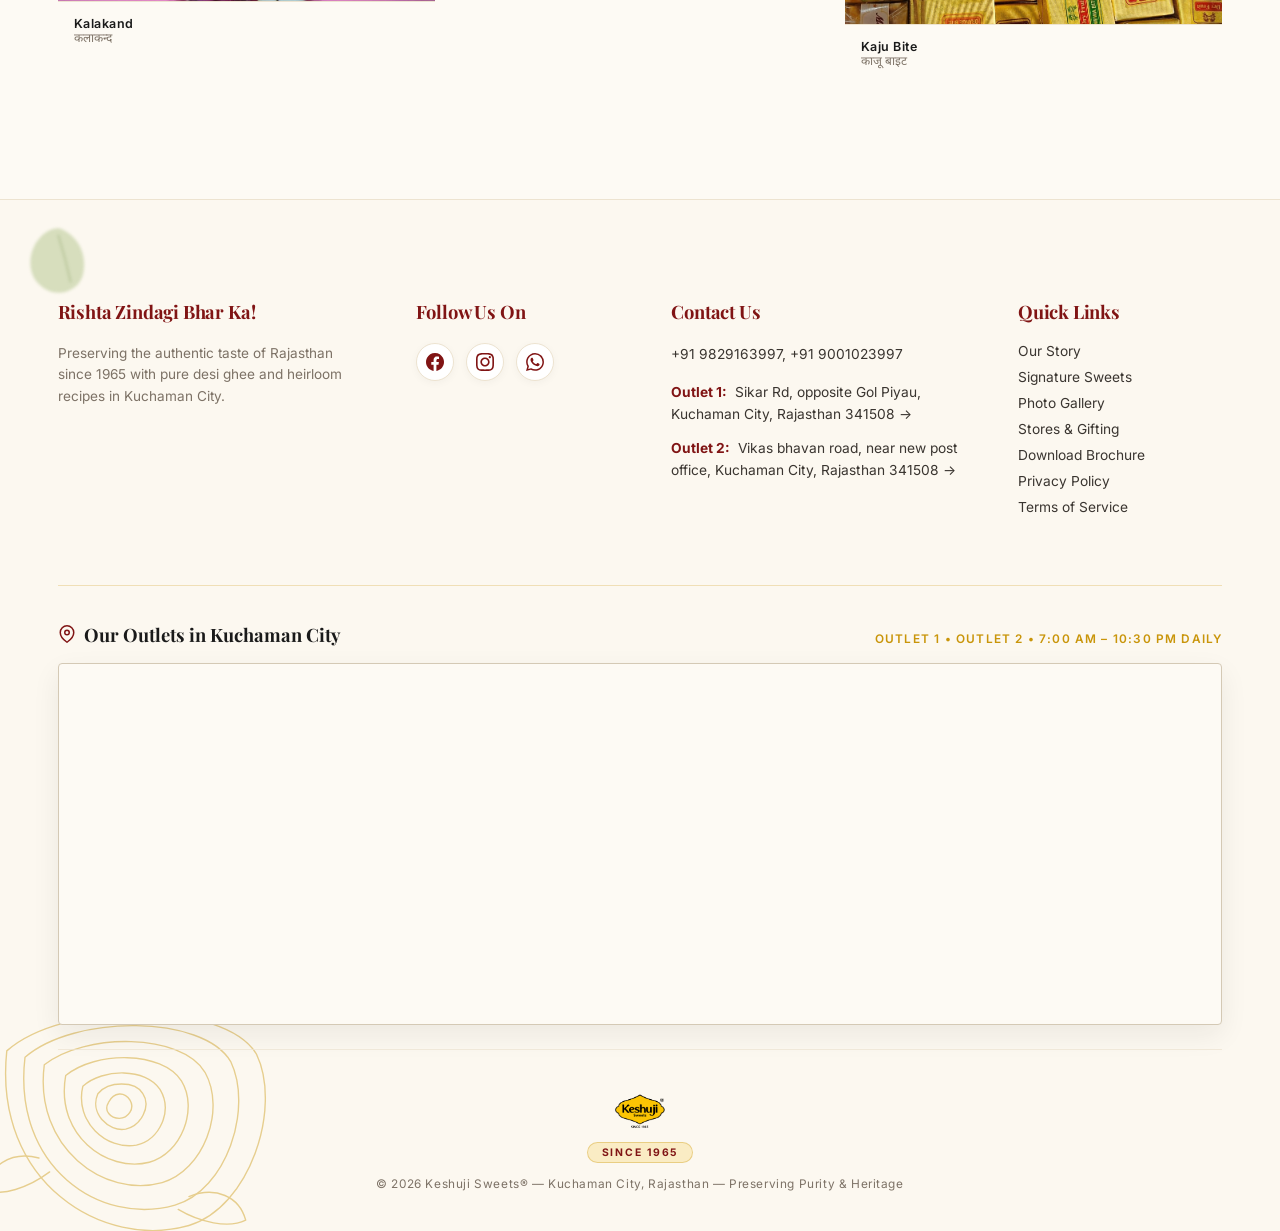
<file: gallery/index.html>
<!DOCTYPE html>
<html lang="en">
<head>
  <meta charset="UTF-8" />
  <meta name="viewport" content="width=device-width, initial-scale=1.0" />
  <title>Mithai Photo Gallery — Handcrafted Sweets in Pictures | Keshuji Sweets</title>
  <meta name="description" content="Explore the vibrant photo gallery of Keshuji Sweets: Pure desi ghee delicacies, Rabri Ghevar, Kaju specialties, Motichoor Laddus, and festive gift boxes." />
  <meta name="keywords" content="Keshuji Sweets photos, Indian sweets gallery, mithai pictures, ghevar photos, dry fruit sweets photos, Rajasthani mithai images, wedding sweets pictures" />
  <link rel="canonical" href="https://keshujisweets.com/gallery/" />
  <meta name="robots" content="index, follow, max-image-preview:large, max-snippet:-1, max-video-preview:-1" />
  <meta name="googlebot" content="index, follow" />
  <meta name="author" content="Keshuji Sweets" />
  <meta name="publisher" content="Keshuji Sweets" />

  <!-- Local & Geo SEO Directives -->
  <meta name="geo.region" content="IN-RJ" />
  <meta name="geo.placename" content="Kuchaman City, Rajasthan, India" />
  <meta name="geo.position" content="27.148676;74.860751" />
  <meta name="ICBM" content="27.148676, 74.860751" />

  <!-- Open Graph / Social Sharing (Facebook, WhatsApp, LinkedIn) -->
  <meta property="og:locale" content="en_IN" />
  <meta property="og:type" content="website" />
  <meta property="og:site_name" content="Keshuji Sweets" />
  <meta property="og:title" content="Mithai Photo Gallery — Handcrafted Sweets in Pictures | Keshuji Sweets" />
  <meta property="og:description" content="A visual journey through Keshuji Sweets — India's finest handcrafted mithai, photographed in all its beauty." />
  <meta property="og:url" content="https://keshujisweets.com/gallery/" />
  <meta property="og:image" content="https://keshujisweets.com/assets/chhappan-bhog-thali.jpg" />
  <meta property="og:image:secure_url" content="https://keshujisweets.com/assets/chhappan-bhog-thali.jpg" />
  <meta property="og:image:type" content="image/jpeg" />
  <meta property="og:image:width" content="1200" />
  <meta property="og:image:height" content="800" />
  <meta property="og:image:alt" content="Keshuji Sweets Chhappan Bhog Royal Sweets Thali" />

  <!-- Twitter Cards -->
  <meta name="twitter:card" content="summary_large_image" />
  <meta name="twitter:title" content="Mithai Photo Gallery — Handcrafted Sweets in Pictures | Keshuji Sweets" />
  <meta name="twitter:description" content="A visual journey through Keshuji Sweets — India's finest handcrafted mithai, photographed in all its beauty." />
  <meta name="twitter:image" content="https://keshujisweets.com/assets/chhappan-bhog-thali.jpg" />
  <meta name="twitter:image:alt" content="Keshuji Sweets Chhappan Bhog Royal Sweets Thali" />

  <!-- Theme & Mobile App Meta -->
  <meta name="theme-color" content="#991B1B" />
  <meta name="apple-mobile-web-app-capable" content="yes" />
  <meta name="apple-mobile-web-app-status-bar-style" content="black-translucent" />
  <meta name="apple-mobile-web-app-title" content="Keshuji Sweets" />
  <meta name="format-detection" content="telephone=no" />
  <link rel="icon" type="image/png" href="../assets/KeshuJI-Logo.png" />
  <link rel="apple-touch-icon" href="../assets/KeshuJI-Logo.png" />
  <link rel="manifest" href="../manifest.webmanifest" />

  <link rel="preconnect" href="https://fonts.googleapis.com" />
  <link rel="preconnect" href="https://fonts.gstatic.com" crossorigin />
  <link href="https://fonts.googleapis.com/css2?family=Playfair+Display:ital,wght@0,400;0,700;0,900;1,400;1,700&family=Inter:wght@300;400;500;600;700&family=Noto+Sans+Devanagari:wght@400;500;600&display=swap" rel="stylesheet" />
  <link rel="stylesheet" href="../css/shared.css" />
  <link rel="stylesheet" href="../css/inner.css" />

  <!-- JSON-LD Structured Data: Breadcrumbs & ImageGallery -->
  <script type="application/ld+json">
  {
    "@context": "https://schema.org",
    "@graph": [
      {
        "@type": "BreadcrumbList",
        "itemListElement": [
          {
            "@type": "ListItem",
            "position": 1,
            "name": "Home",
            "item": "https://keshujisweets.com/"
          },
          {
            "@type": "ListItem",
            "position": 2,
            "name": "Photo Gallery",
            "item": "https://keshujisweets.com/gallery/"
          }
        ]
      },
      {
        "@type": "ImageGallery",
        "@id": "https://keshujisweets.com/gallery/#gallery",
        "url": "https://keshujisweets.com/gallery/",
        "name": "Keshuji Sweets Handcrafted Mithai Photo Gallery",
        "description": "High resolution photography showcasing Keshuji Sweets' signature Rajasthani mithai, dry fruit delicacies, and royal presentation boxes.",
        "publisher": {
          "@type": "Organization",
          "name": "Keshuji Sweets",
          "url": "https://keshujisweets.com/",
          "logo": "https://keshujisweets.com/assets/KeshuJI-Logo.png"
        }
      }
    ]
  }
  </script>
</head>
<body>

  <!-- ===== ULTRA-PLEASING NAVBAR ===== -->
  <header class="navbar" id="navbar">
    <div class="nav-inner">
      <nav class="nav-left">
        <a href="../" class="nav-link">Home</a>
        <a href="../story/" class="nav-link">Our Story</a>
        <a href="../products/" class="nav-link">Products</a>
        <a href="../gallery/" class="nav-link active">Gallery</a>
      </nav>

      <div class="nav-logo">
        <a href="../" aria-label="Keshuji Sweets Home">
          <img src="../assets/KeshuJI-Logo.png" alt="Keshuji Sweets" />
        </a>
      </div>

      <nav class="nav-right">
        <a href="../contacts/" class="nav-link">Stores</a>
        <a href="../assets/Keshuji%20Sweets%20-%20Catalogue.pdf" 
           download="Keshuji Sweets - Catalogue.pdf" 
           target="_blank" 
           rel="noopener noreferrer" 
           class="nav-brochure-btn"
           title="Download Product Brochure">
          <svg viewBox="0 0 24 24" width="14" height="14" fill="none" stroke="currentColor" stroke-width="2.2" stroke-linecap="round" stroke-linejoin="round">
            <path d="M21 15v4a2 2 0 0 1-2 2H5a2 2 0 0 1-2-2v-4"/>
            <polyline points="7 10 12 15 17 10"/>
            <line x1="12" y1="15" x2="12" y2="3"/>
          </svg>
          <span>Brochure</span>
        </a>
        <a href="../contacts/" class="nav-enquire">Enquire</a>
      </nav>

      <button class="hamburger" id="hamburger" aria-label="Open Navigation Menu">
        <span></span><span></span><span></span>
      </button>
    </div>
  </header>

  <!-- Mobile Drawer -->
  <div class="mobile-drawer" id="mobile-drawer">
    <a href="../" class="nav-link">Home</a>
    <a href="../story/" class="nav-link">Our Story</a>
    <a href="../products/" class="nav-link">Products</a>
    <a href="../gallery/" class="nav-link active">Gallery</a>
    <a href="../contacts/" class="nav-link">Stores &amp; Contact</a>
    <a href="../assets/Keshuji%20Sweets%20-%20Catalogue.pdf" 
       download="Keshuji Sweets - Catalogue.pdf" 
       target="_blank" 
       class="nav-brochure-btn">
      <svg viewBox="0 0 24 24" width="14" height="14" fill="none" stroke="currentColor" stroke-width="2.2" stroke-linecap="round" stroke-linejoin="round">
        <path d="M21 15v4a2 2 0 0 1-2 2H5a2 2 0 0 1-2-2v-4"/>
        <polyline points="7 10 12 15 17 10"/>
        <line x1="12" y1="15" x2="12" y2="3"/>
      </svg>
      <span>Download Brochure</span>
    </a>
  </div>

  <!-- PAGE HEADER WITH FLOATING MITHAI SVGS -->
  <div class="page-header" style="position: relative; overflow: hidden;">
    
    <div class="floating-mithai-canvas" aria-hidden="true">
      <div class="float-item float-1" style="top: 15%; left: 8%;">
        <svg viewBox="0 0 100 70" width="70" height="50" fill="none" xmlns="http://www.w3.org/2000/svg">
          <polygon points="50,4 95,35 50,66 5,35" fill="#FAF1DF" stroke="#D1BE94" stroke-width="1.5"/>
          <path d="M35,20 L65,22 L55,45 L30,40 Z" fill="#FFFFFF" opacity="0.7"/>
        </svg>
      </div>
      <div class="float-item float-5" style="top: 20%; right: 9%;">
        <svg viewBox="0 0 60 60" width="40" height="40" fill="none" xmlns="http://www.w3.org/2000/svg">
          <path d="M30,5 C42,12 52,26 48,42 C44,54 28,56 18,48 C8,40 10,22 18,12 C22,7 26,4 30,5 Z" fill="#E63956" opacity="0.6"/>
        </svg>
      </div>
    </div>

    <div class="container" style="position: relative; z-index: 2;">
      <span class="label">A Visual Journey &bull; Handcrafted Artistry</span>
      <h1 class="display">Visual Gallery</h1>
    </div>
  </div>

  <!-- GALLERY SECTION -->
  <section class="gallery-section">
    <div class="container">
      <div class="gallery-masonry" id="gallery-masonry">

        <div class="gallery-item reveal">
          <img src="../assets/crispy-jalebi.jpg" alt="Crispy Jalebi" loading="lazy" />
          <div class="gallery-item-caption">
            <div class="gallery-caption-name">Crispy Jalebi</div>
            <div class="gallery-caption-hindi">कुरकुरी जलेबी</div>
          </div>
        </div>

        <div class="gallery-item reveal">
          <img src="../assets/kaju-anjeer-chakra.jpg" alt="Kaju Anjeer Chakra" loading="lazy" />
          <div class="gallery-item-caption">
            <div class="gallery-caption-name">Kaju Anjeer Chakra</div>
            <div class="gallery-caption-hindi">काजू अंजीर चक्र</div>
          </div>
        </div>

        <div class="gallery-item reveal">
          <img src="../assets/moong-ki-barfi.jpg" alt="Moong Dal Barfi" loading="lazy" />
          <div class="gallery-item-caption">
            <div class="gallery-caption-name">Moong Dal Barfi</div>
            <div class="gallery-caption-hindi">मूंग की बर्फी</div>
          </div>
        </div>

        <div class="gallery-item reveal">
          <img src="../assets/rabri-ghevar.jpg" alt="Rabdi Ghevar" loading="lazy" />
          <div class="gallery-item-caption">
            <div class="gallery-caption-name">Rabdi Ghevar</div>
            <div class="gallery-caption-hindi">रबड़ी घेवर</div>
          </div>
        </div>

        <div class="gallery-item reveal">
          <img src="../assets/gulab-halwa-ki-barfi.jpg" alt="Gulab Halwa Ki Barfi" loading="lazy" />
          <div class="gallery-item-caption">
            <div class="gallery-caption-name">Gulab Halwa Ki Barfi</div>
            <div class="gallery-caption-hindi">गुलाब हलवा की बर्फी</div>
          </div>
        </div>

        <div class="gallery-item reveal">
          <img src="../assets/dry-fruit-laddu.jpg" alt="Dry Fruit Laddu" loading="lazy" />
          <div class="gallery-item-caption">
            <div class="gallery-caption-name">Dry Fruit Laddu</div>
            <div class="gallery-caption-hindi">ड्रायफ्रूट लड्डू</div>
          </div>
        </div>

        <div class="gallery-item reveal">
          <img src="../assets/motichoor-laddu.jpg" alt="Motichoor Laddu" loading="lazy" />
          <div class="gallery-item-caption">
            <div class="gallery-caption-name">Motichoor Laddu</div>
            <div class="gallery-caption-hindi">मोतीचूर लड्डू</div>
          </div>
        </div>

        <div class="gallery-item reveal">
          <img src="../assets/kalakand.jpg" alt="Kalakand" loading="lazy" />
          <div class="gallery-item-caption">
            <div class="gallery-caption-name">Kalakand</div>
            <div class="gallery-caption-hindi">कलाकन्द</div>
          </div>
        </div>

        <div class="gallery-item reveal">
          <img src="../assets/kaju-mix-box-fancy.jpg" alt="Royal Kaju Mix Box" loading="lazy" />
          <div class="gallery-item-caption">
            <div class="gallery-caption-name">Royal Kaju Mix Box</div>
            <div class="gallery-caption-hindi">काजू मिक्स बॉक्स फैन्सी</div>
          </div>
        </div>

        <div class="gallery-item reveal">
          <img src="../assets/assorted-bengali-sweets.jpg" alt="Assorted Bengali Sweets" loading="lazy" />
          <div class="gallery-item-caption">
            <div class="gallery-caption-name">Assorted Bengali Sweets</div>
            <div class="gallery-caption-hindi">बंगाली मिठाई</div>
          </div>
        </div>

        <div class="gallery-item reveal">
          <img src="../assets/kaju-paan.jpg" alt="Kaju Paan" loading="lazy" />
          <div class="gallery-item-caption">
            <div class="gallery-caption-name">Kaju Paan</div>
            <div class="gallery-caption-hindi">काजू पान</div>
          </div>
        </div>

        <div class="gallery-item reveal">
          <img src="../assets/guliya.jpg" alt="Shahi Gujiya" loading="lazy" />
          <div class="gallery-item-caption">
            <div class="gallery-caption-name">Shahi Gujiya</div>
            <div class="gallery-caption-hindi">गुलिया</div>
          </div>
        </div>

        <div class="gallery-item reveal">
          <img src="../assets/rasmalai.jpg" alt="Rasmalai" loading="lazy" />
          <div class="gallery-item-caption">
            <div class="gallery-caption-name">Rasmalai</div>
            <div class="gallery-caption-hindi">रस मलाई</div>
          </div>
        </div>

        <div class="gallery-item reveal">
          <img src="../assets/premium-dry-fruits-gift-pack.jpg" alt="Premium Gift Pack" loading="lazy" />
          <div class="gallery-item-caption">
            <div class="gallery-caption-name">Premium Dry Fruits Gift Pack</div>
            <div class="gallery-caption-hindi">प्रीमियम गिफ्ट पैक</div>
          </div>
        </div>

        <div class="gallery-item reveal">
          <img src="../assets/anjeer-barfi.jpg" alt="Anjeer Barfi" loading="lazy" />
          <div class="gallery-item-caption">
            <div class="gallery-caption-name">Anjeer Barfi</div>
            <div class="gallery-caption-hindi">अंजीर बर्फी</div>
          </div>
        </div>

        <div class="gallery-item reveal">
          <img src="../assets/kesar-malai-laddu.jpg" alt="Kesar Malai Laddu" loading="lazy" />
          <div class="gallery-item-caption">
            <div class="gallery-caption-name">Kesar Malai Laddu</div>
            <div class="gallery-caption-hindi">केसर मलाई लड्डू</div>
          </div>
        </div>

        <div class="gallery-item reveal">
          <img src="../assets/plain-ghevar-1.jpg" alt="Plain Ghevar" loading="lazy" />
          <div class="gallery-item-caption">
            <div class="gallery-caption-name">Plain Ghevar</div>
            <div class="gallery-caption-hindi">सादा घेवर</div>
          </div>
        </div>

        <div class="gallery-item reveal">
          <img src="../assets/chamcham.jpg" alt="Cham Cham" loading="lazy" />
          <div class="gallery-item-caption">
            <div class="gallery-caption-name">Cham Cham</div>
            <div class="gallery-caption-hindi">चमचम</div>
          </div>
        </div>

        <div class="gallery-item reveal">
          <img src="../assets/keshuji-outlet-front.jpg" alt="Keshuji Sweets Outlet 1" loading="lazy" />
          <div class="gallery-item-caption">
            <div class="gallery-caption-name">Outlet 1 &mdash; Sikar Road</div>
            <div class="gallery-caption-hindi">हमारी दुकान — कुचामन सिटी</div>
          </div>
        </div>

        <div class="gallery-item reveal">
          <img src="../assets/chhappan-bhog-thali.jpg" alt="Chhappan Bhog Thali" loading="lazy" />
          <div class="gallery-item-caption">
            <div class="gallery-caption-name">Chhappan Bhog Thali</div>
            <div class="gallery-caption-hindi">छप्पन भोग थाली</div>
          </div>
        </div>

        <div class="gallery-item reveal">
          <img src="../assets/mix-mithai.jpg" alt="Mix Mithai" loading="lazy" />
          <div class="gallery-item-caption">
            <div class="gallery-caption-name">Mix Mithai Box</div>
            <div class="gallery-caption-hindi">मिक्स मिठाई</div>
          </div>
        </div>

        <div class="gallery-item reveal">
          <img src="../assets/kaju-bite.jpg" alt="Kaju Bite" loading="lazy" />
          <div class="gallery-item-caption">
            <div class="gallery-caption-name">Kaju Bite</div>
            <div class="gallery-caption-hindi">काजू बाइट</div>
          </div>
        </div>

      </div>
    </div>
  </section>

  <!-- ===== LUXURY FOOTER (MATCHING USER REFERENCE) ===== -->
  <footer class="footer-ref">
    
    <div class="footer-pistachio-leaf" aria-hidden="true">
      <svg viewBox="0 0 100 100" fill="none" xmlns="http://www.w3.org/2000/svg">
        <path d="M50,15 C68,22 82,42 75,68 C68,88 42,92 28,78 C12,65 15,38 28,25 C35,18 42,14 50,15 Z" fill="#8BA856" opacity="0.6"/>
        <path d="M48,22 Q56,48 62,75" stroke="#718E40" stroke-width="2" opacity="0.7"/>
      </svg>
    </div>

    <div class="footer-rose-art" aria-hidden="true">
      <svg viewBox="0 0 280 260" fill="none" stroke="#C9950A" stroke-width="1.3" stroke-linecap="round" stroke-linejoin="round" xmlns="http://www.w3.org/2000/svg">
        <path d="M120,130 C125,120 135,120 140,128 C145,136 138,145 130,145 C122,145 115,138 120,130 Z" />
        <path d="M110,122 C120,110 145,110 152,122 C160,134 150,152 136,155 C120,158 102,140 110,122 Z" />
        <path d="M96,115 C115,98 155,98 168,118 C180,138 168,165 146,170 C118,175 88,148 96,115 Z" />
        <path d="M80,105 C108,82 170,82 188,110 C204,136 188,178 158,186 C118,196 70,160 80,105 Z" />
        <path d="M60,95 C98,65 188,65 210,102 C230,138 208,194 170,205 C116,220 50,172 60,95 Z" />
        <path d="M42,88 C88,48 208,48 234,92 C255,136 230,212 182,226 C112,246 30,190 42,88 Z" />
        <path d="M25,82 C78,35 228,35 258,85 C282,135 252,228 195,245 C115,268 12,205 25,82 Z" />
        <path d="M65,195 C45,210 20,218 5,212 C8,190 28,175 55,182" />
        <path d="M185,230 C205,242 232,248 248,240 C242,218 220,208 195,218" />
      </svg>
    </div>

    <div class="footer-ref-inner">
      <div class="footer-grid-ref">
        
        <div class="footer-col">
          <h3 class="footer-col-h">Rishta Zindagi Bhar Ka!</h3>
          <p class="footer-newsletter-p" style="margin-top: 0;">Preserving the authentic taste of Rajasthan since 1965 with pure desi ghee and heirloom recipes in Kuchaman City.</p>
        </div>

        <div class="footer-col">
          <h3 class="footer-col-h">Follow Us On</h3>
          <div class="footer-social-row">
            <a href="https://facebook.com" target="_blank" rel="noopener noreferrer" class="social-icon-badge" aria-label="Facebook">
              <svg viewBox="0 0 24 24" fill="currentColor">
                <path d="M24 12.073c0-6.627-5.373-12-12-12s-12 5.373-12 12c0 5.99 4.388 10.954 10.125 11.854v-8.385H7.078v-3.47h3.047V9.43c0-3.007 1.792-4.669 4.533-4.669 1.312 0 2.686.235 2.686.235v2.953H15.83c-1.491 0-1.956.925-1.956 1.874v2.25h3.328l-.532 3.47h-2.796v8.385C19.612 23.027 24 18.062 24 12.073z"/>
              </svg>
            </a>
            <a href="https://www.instagram.com/keshuji_sweets/" target="_blank" rel="noopener noreferrer" class="social-icon-badge" aria-label="Instagram">
              <svg viewBox="0 0 24 24" fill="currentColor">
                <path d="M12 2.163c3.204 0 3.584.012 4.85.07 3.252.148 4.771 1.691 4.919 4.919.058 1.265.069 1.645.069 4.849 0 3.205-.012 3.584-.069 4.849-.149 3.225-1.664 4.771-4.919 4.919-1.266.058-1.644.07-4.85.07-3.204 0-3.584-.012-4.849-.07-3.26-.149-4.771-1.699-4.919-4.92-.058-1.265-.07-1.644-.07-4.849 0-3.204.013-3.583.07-4.849.149-3.227 1.664-4.771 4.919-4.919 1.266-.057 1.645-.069 4.849-.069zm0-2.163c-3.259 0-3.667.014-4.947.072-4.358.2-6.78 2.618-6.98 6.98-.059 1.281-.073 1.689-.073 4.948 0 3.259.014 3.668.072 4.948.2 4.358 2.618 6.78 6.98 6.98 1.281.058 1.689.072 4.948.072 3.259 0 3.668-.014 4.948-.072 4.354-.2 6.782-2.618 6.979-6.98.059-1.28.073-1.689.073-4.948 0-3.259-.014-3.667-.072-4.947-.196-4.354-2.617-6.78-6.979-6.98-1.281-.059-1.69-.073-4.949-.073zm0 5.838c-3.403 0-6.162 2.759-6.162 6.162s2.759 6.163 6.162 6.163 6.162-2.759 6.162-6.163c0-3.403-2.759-6.162-6.162-6.162zm0 10.162c-2.209 0-4-1.79-4-4 0-2.209 1.791-4 4-4s4 1.791 4 4c0 2.21-1.791 4-4 4zm6.406-11.845c-.796 0-1.441.645-1.441 1.44s.645 1.44 1.441 1.44c.795 0 1.439-.645 1.439-1.44s-.644-1.44-1.439-1.44z"/>
              </svg>
            </a>
            <a href="https://wa.me/919829163997" target="_blank" rel="noopener noreferrer" class="social-icon-badge" aria-label="WhatsApp">
              <svg viewBox="0 0 24 24" fill="currentColor">
                <path d="M17.472 14.382c-.297-.149-1.758-.867-2.03-.967-.273-.099-.471-.148-.67.15-.197.297-.767.966-.94 1.164-.173.199-.347.223-.644.075-.297-.15-1.255-.463-2.39-1.475-.883-.788-1.48-1.761-1.653-2.059-.173-.297-.018-.458.13-.606.134-.133.298-.347.446-.52.149-.174.198-.298.298-.497.099-.198.05-.371-.025-.52-.075-.149-.669-1.612-.916-2.207-.242-.579-.487-.5-.669-.51-.173-.008-.371-.01-.57-.01-.198 0-.52.074-.792.372-.272.297-1.04 1.016-1.04 2.479 0 1.462 1.065 2.875 1.213 3.074.149.198 2.096 3.2 5.077 4.487.709.306 1.262.489 1.694.625.712.227 1.36.195 1.871.118.571-.085 1.758-.719 2.006-1.413.248-.694.248-1.289.173-1.413-.074-.124-.272-.198-.57-.347m-5.421 7.403h-.004a9.87 9.87 0 01-5.031-1.378l-.361-.214-3.741.982.998-3.648-.235-.374a9.86 9.86 0 01-1.51-5.26c.001-5.45 4.436-9.884 9.888-9.884 2.64 0 5.122 1.03 6.988 2.898a9.825 9.825 0 012.893 6.994c-.003 5.45-4.437 9.884-9.885 9.884m8.413-18.297A11.815 11.815 0 0012.05 0C5.495 0 .16 5.335.157 11.892c0 2.096.547 4.142 1.588 5.945L.057 24l6.305-1.654a11.882 11.882 0 005.683 1.448h.005c6.554 0 11.890-5.335 11.893-11.893a11.821 11.821 0 00-3.48-8.413z"/>
              </svg>
            </a>
          </div>
        </div>

        <div class="footer-col">
          <h3 class="footer-col-h">Contact Us</h3>
          <div class="footer-contact-info">
            <p><a href="tel:+919829163997">+91 9829163997</a>, <a href="tel:+919001023997">+91 9001023997</a></p>
            <p style="margin-top: 4px;">
              <a href="https://maps.app.goo.gl/vTEcWPQJfgZvMP4e9" target="_blank" rel="noopener noreferrer" style="color: inherit; text-decoration: none;">
                <span class="outlet-tag">Outlet 1:</span> Sikar Rd, opposite Gol Piyau, Kuchaman City, Rajasthan 341508 &rarr;
              </a>
            </p>
            <p>
              <a href="https://maps.app.goo.gl/VKuGvbnGvzVaLwUv5" target="_blank" rel="noopener noreferrer" style="color: inherit; text-decoration: none;">
                <span class="outlet-tag">Outlet 2:</span> Vikas bhavan road, near new post office, Kuchaman City, Rajasthan 341508 &rarr;
              </a>
            </p>
          </div>
        </div>

        <div class="footer-col">
          <h3 class="footer-col-h">Quick Links</h3>
          <div class="footer-links-list">
            <a href="../story/">Our Story</a>
            <a href="../products/">Signature Sweets</a>
            <a href="../gallery/">Photo Gallery</a>
            <a href="../contacts/">Stores &amp; Gifting</a>
            <a href="../assets/Keshuji%20Sweets%20-%20Catalogue.pdf" download="Keshuji Sweets - Catalogue.pdf" target="_blank">Download Brochure</a>
            <a href="../contacts/">Privacy Policy</a>
            <a href="../contacts/">Terms of Service</a>
          </div>
        </div>

      </div>

      <!-- Store Locations Map -->
      <div class="footer-map-section">
        <div class="footer-map-header">
          <div class="footer-map-title">
            <svg viewBox="0 0 24 24" width="18" height="18" fill="none" stroke="currentColor" stroke-width="2" stroke-linecap="round" stroke-linejoin="round">
              <path d="M21 10c0 7-9 13-9 13s-9-6-9-13a9 9 0 0 1 18 0z"></path>
              <circle cx="12" cy="10" r="3"></circle>
            </svg>
            <span>Our Outlets in Kuchaman City</span>
          </div>
          <span class="footer-map-sub">Outlet 1 &bull; Outlet 2 &bull; 7:00 AM &ndash; 10:30 PM Daily</span>
        </div>
        <div class="footer-map-frame">
          <iframe src="https://www.google.com/maps/embed?pb=!1m18!1m12!1m3!1d3453.164956334261!2d74.86075079999999!3d27.148675500000003!2m3!1f0!2f0!3f0!3m2!1i1024!2i768!4f13.1!3m3!1m2!1s0x396b7925e12589c7%3A0x1d13953abff2a371!2sKeshuji%20Sweets%20%7C%7C%20Famous%20Mithai%20Store%2C%20Best%20Sweet%20%26%20Namkeen%20Shop%20In%20Kuchaman%20City!5e1!3m2!1sen!2sin!4v1789859242750!5m2!1sen!2sin" width="600" height="450" style="border:0;" allowfullscreen="" loading="lazy" referrerpolicy="strict-origin-when-cross-origin" title="Keshuji Sweets — Google Maps"></iframe>
        </div>
      </div>

      <div class="footer-bottom-badge-wrap">
        <a href="../" class="footer-emblem-badge" aria-label="Keshuji Sweets">
          <img src="../assets/KeshuJI-Logo.png" alt="Keshuji Sweets Logo" />
          <span class="footer-since-tag">SINCE 1965</span>
        </a>
        <p class="footer-bottom-copy">&copy; 2026 Keshuji Sweets&reg; &mdash; Kuchaman City, Rajasthan &mdash; Preserving Purity &amp; Heritage</p>
      </div>

    </div>
  </footer>

  <script src="../js/nav.js"></script>
  <script>
    const obs = new IntersectionObserver(entries => {
      entries.forEach(e => { if(e.isIntersecting) { e.target.classList.add('visible'); obs.unobserve(e.target); }});
    }, {threshold: 0.06});
    document.querySelectorAll('.reveal').forEach(el => obs.observe(el));
  </script>
</body>
</html>
</file>
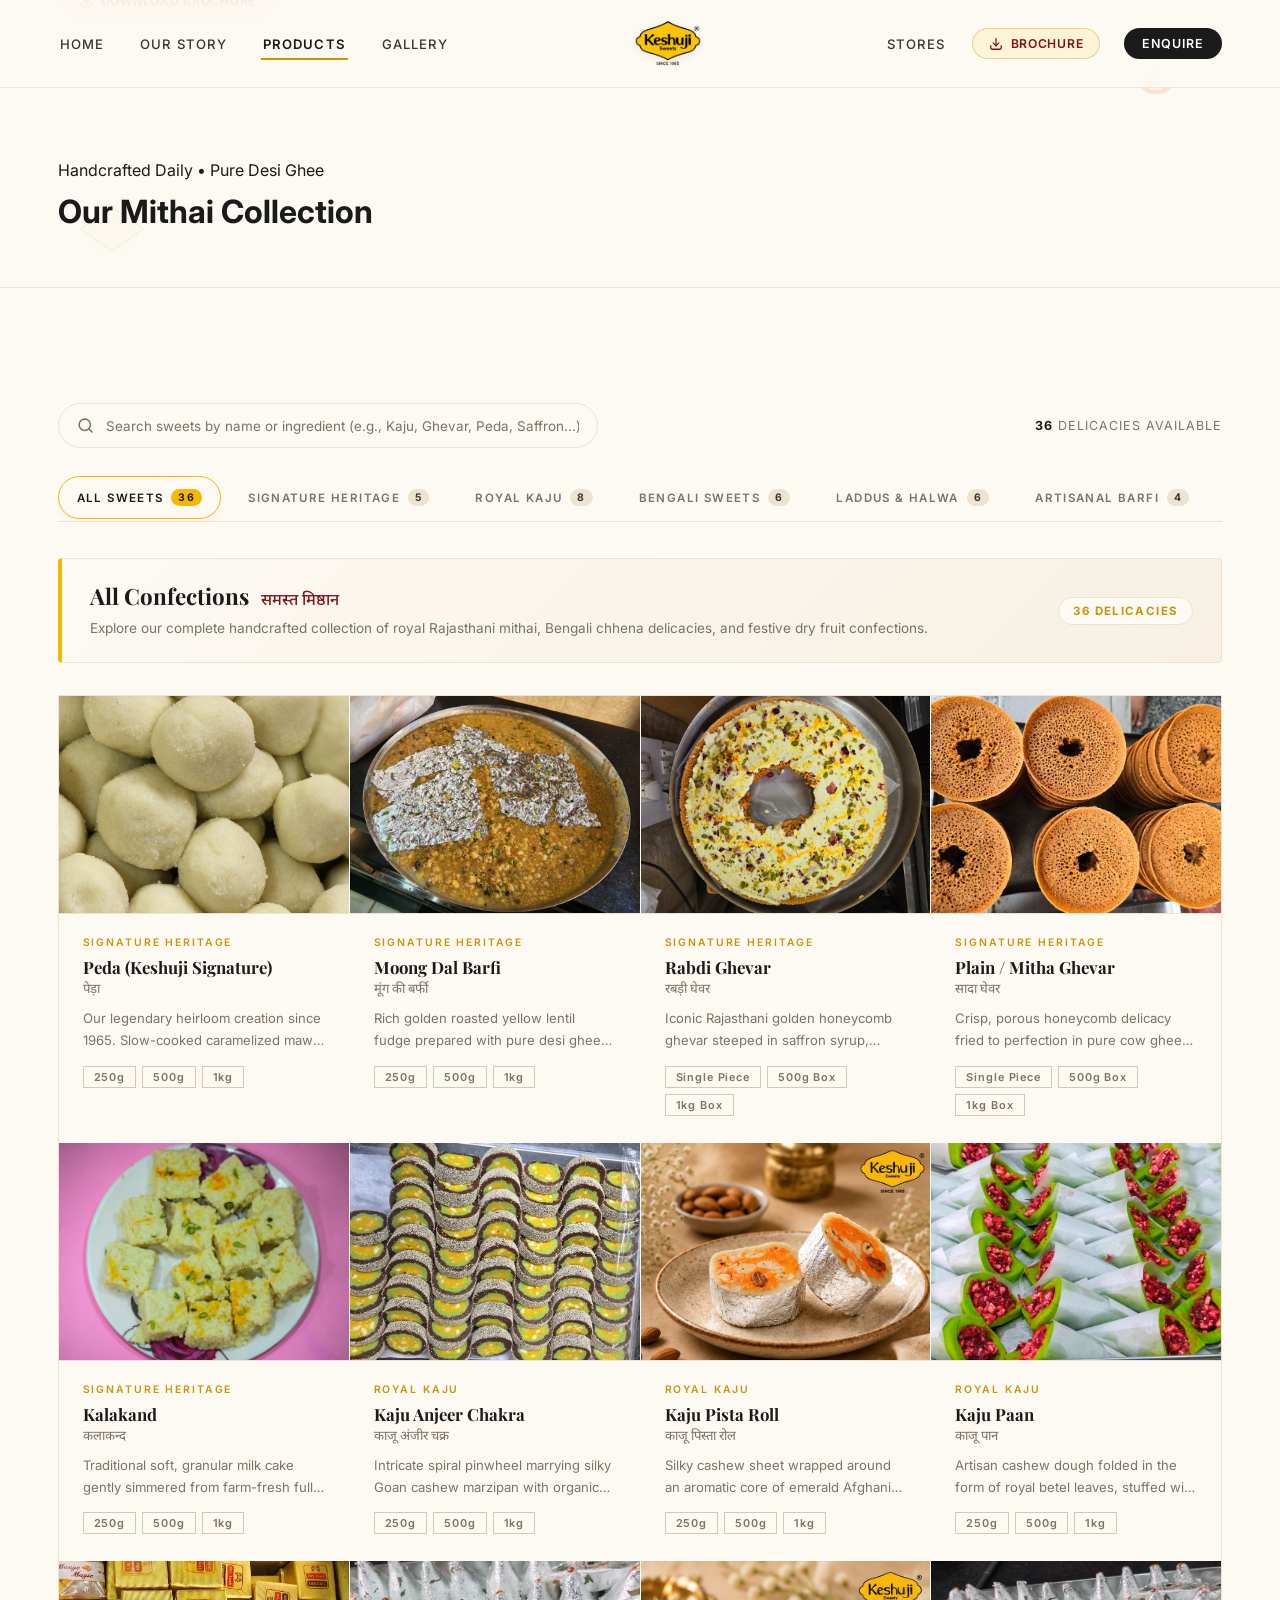
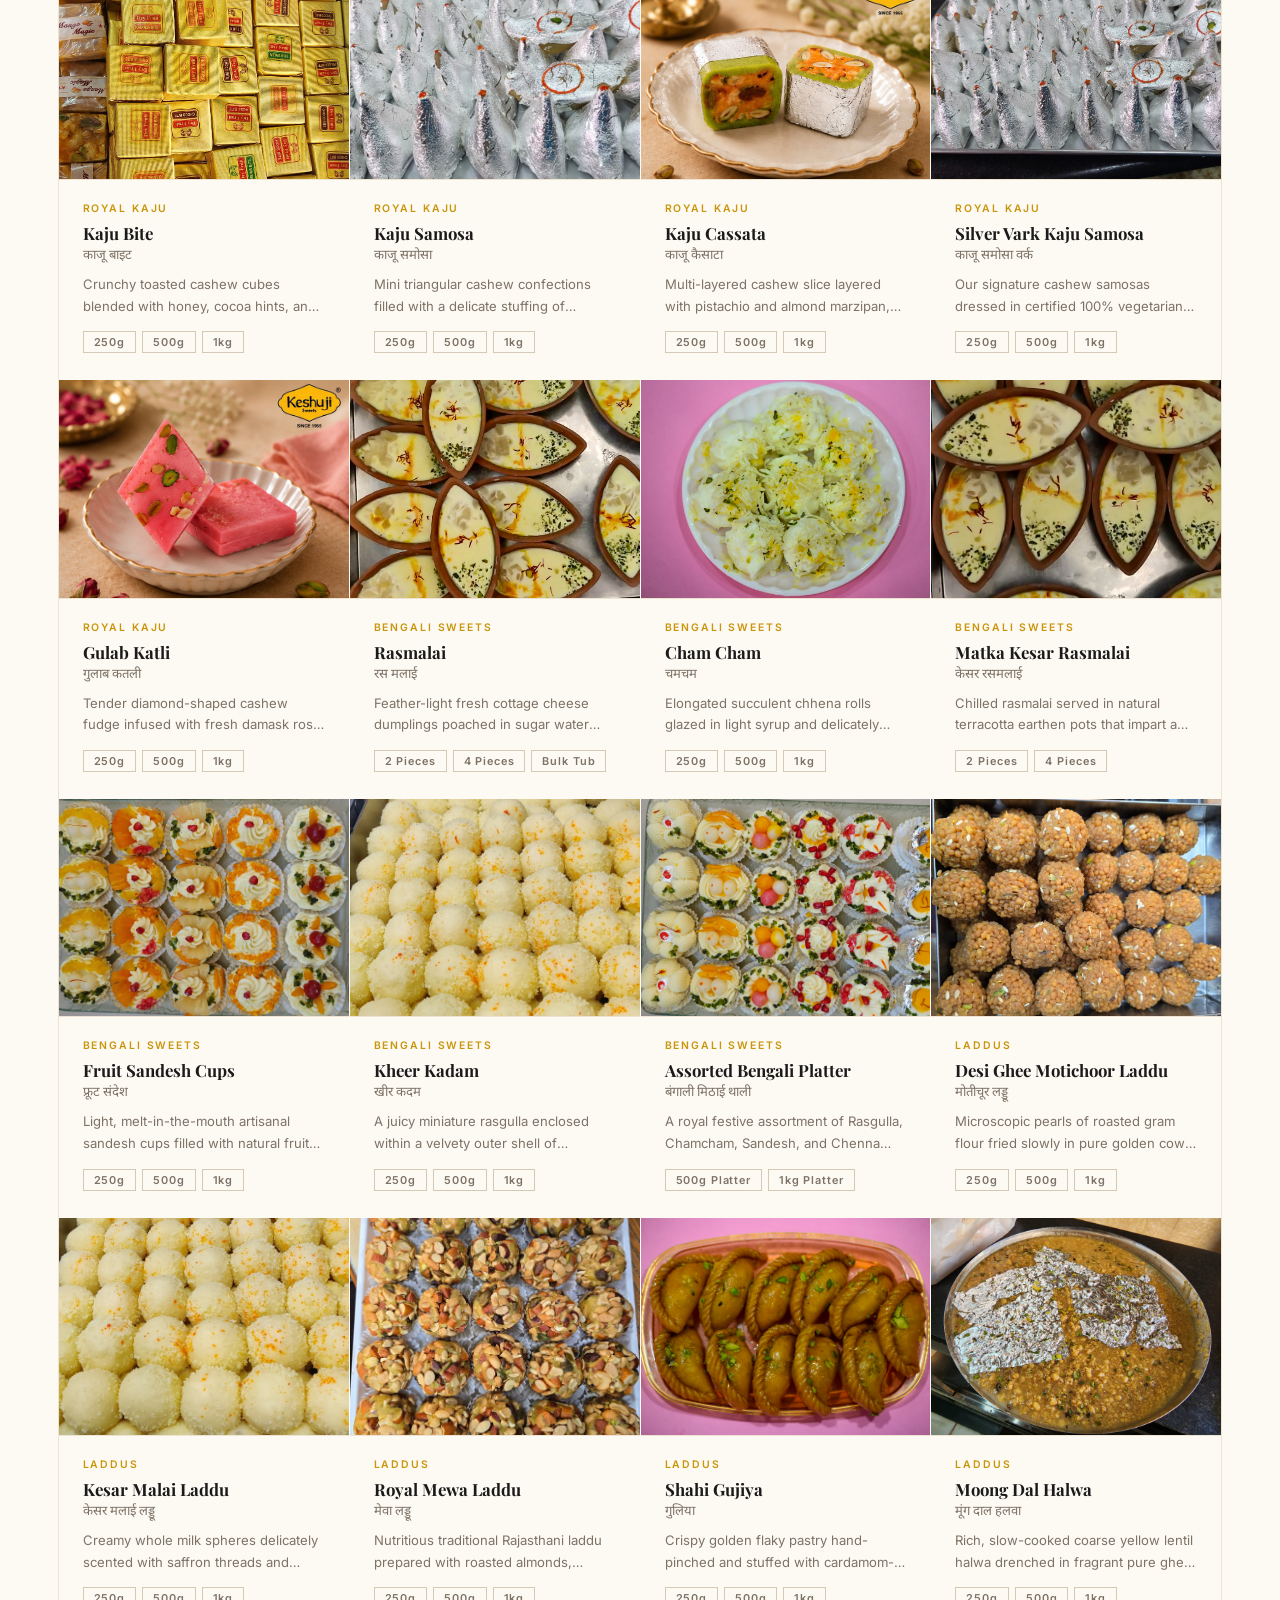
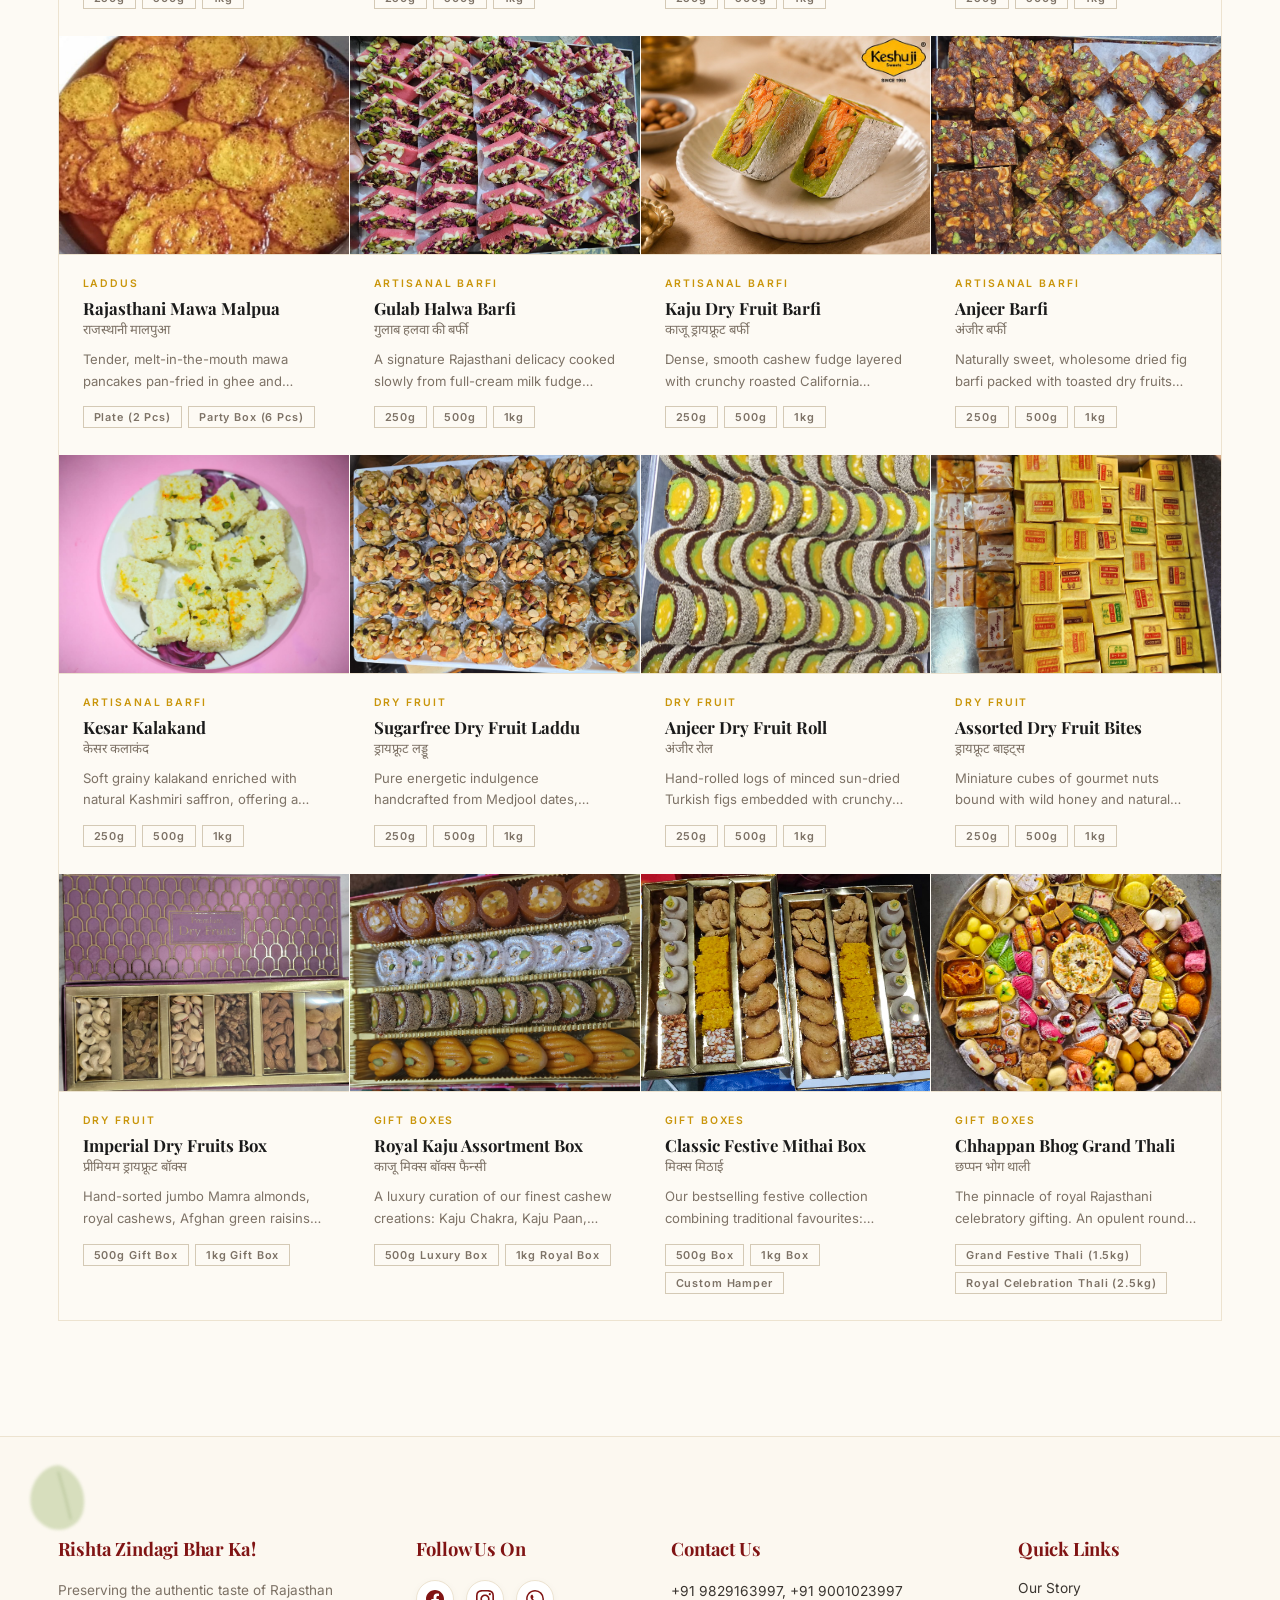
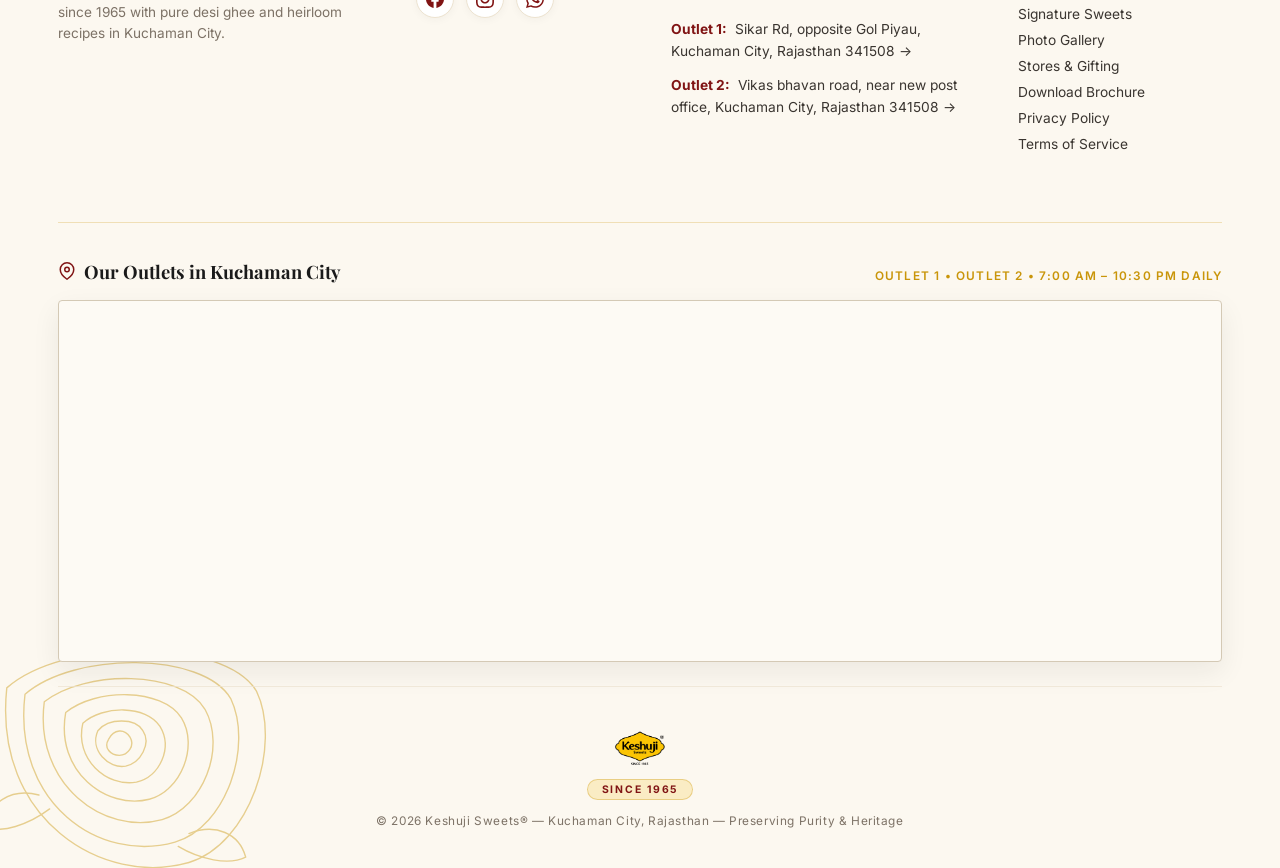
<file: products/index.html>
<!DOCTYPE html>
<html lang="en">
<head>
  <meta charset="UTF-8" />
  <meta name="viewport" content="width=device-width, initial-scale=1.0" />
  <title>Handcrafted Sweets &amp; Royal Mithai Catalog — Keshuji Sweets</title>
  <meta name="description" content="Explore Keshuji Sweets' catalog: Royal Kaju Katli, Desi Ghee Ghevar, Motichoor Laddu, Mawa Gujiya, Bengali sweets, and premium wedding gift boxes." />
  <meta name="keywords" content="Keshuji Sweets products, mithai catalog, kaju katli price, desi ghee ghevar Kuchaman, wedding sweets box Rajasthan, motichoor laddu, gift hampers, Indian sweets online" />
  <link rel="canonical" href="https://keshujisweets.com/products/" />
  <meta name="robots" content="index, follow, max-image-preview:large, max-snippet:-1, max-video-preview:-1" />
  <meta name="googlebot" content="index, follow" />
  <meta name="author" content="Keshuji Sweets" />
  <meta name="publisher" content="Keshuji Sweets" />

  <!-- Local & Geo SEO Directives -->
  <meta name="geo.region" content="IN-RJ" />
  <meta name="geo.placename" content="Kuchaman City, Rajasthan, India" />
  <meta name="geo.position" content="27.148676;74.860751" />
  <meta name="ICBM" content="27.148676, 74.860751" />

  <!-- Open Graph / Social Sharing (Facebook, WhatsApp, LinkedIn) -->
  <meta property="og:locale" content="en_IN" />
  <meta property="og:type" content="website" />
  <meta property="og:site_name" content="Keshuji Sweets" />
  <meta property="og:title" content="Handcrafted Sweets &amp; Royal Mithai Catalog — Keshuji Sweets" />
  <meta property="og:description" content="Browse Keshuji Sweets' complete range of handcrafted Indian mithai — from Signature Heritage and Royal Kaju to Bengali sweets, Laddus, and gift hampers." />
  <meta property="og:url" content="https://keshujisweets.com/products/" />
  <meta property="og:image" content="https://keshujisweets.com/assets/kaju-anjeer-chakra.jpg" />
  <meta property="og:image:secure_url" content="https://keshujisweets.com/assets/kaju-anjeer-chakra.jpg" />
  <meta property="og:image:type" content="image/jpeg" />
  <meta property="og:image:width" content="1200" />
  <meta property="og:image:height" content="800" />
  <meta property="og:image:alt" content="Keshuji Sweets Handcrafted Sweets Catalog" />

  <!-- Twitter Cards -->
  <meta name="twitter:card" content="summary_large_image" />
  <meta name="twitter:title" content="Handcrafted Sweets &amp; Royal Mithai Catalog — Keshuji Sweets" />
  <meta name="twitter:description" content="Browse Keshuji Sweets' complete range of handcrafted Indian mithai — from Signature Heritage and Royal Kaju to Bengali sweets, Laddus, and gift hampers." />
  <meta name="twitter:image" content="https://keshujisweets.com/assets/kaju-anjeer-chakra.jpg" />
  <meta name="twitter:image:alt" content="Keshuji Sweets Handcrafted Sweets Catalog" />

  <!-- Theme & Mobile App Meta -->
  <meta name="theme-color" content="#991B1B" />
  <meta name="apple-mobile-web-app-capable" content="yes" />
  <meta name="apple-mobile-web-app-status-bar-style" content="black-translucent" />
  <meta name="apple-mobile-web-app-title" content="Keshuji Sweets" />
  <meta name="format-detection" content="telephone=no" />
  <link rel="icon" type="image/png" href="../assets/KeshuJI-Logo.png" />
  <link rel="apple-touch-icon" href="../assets/KeshuJI-Logo.png" />
  <link rel="manifest" href="../manifest.webmanifest" />

  <link rel="preconnect" href="https://fonts.googleapis.com" />
  <link rel="preconnect" href="https://fonts.gstatic.com" crossorigin />
  <link href="https://fonts.googleapis.com/css2?family=Playfair+Display:ital,wght@0,400;0,700;0,900;1,400;1,700&family=Inter:wght@300;400;500;600;700&family=Noto+Sans+Devanagari:wght@400;500;600&display=swap" rel="stylesheet" />
  <link rel="stylesheet" href="../css/shared.css" />
  <link rel="stylesheet" href="../css/inner.css" />

  <!-- JSON-LD Structured Data: Breadcrumbs & ItemList -->
  <script type="application/ld+json">
  {
    "@context": "https://schema.org",
    "@graph": [
      {
        "@type": "BreadcrumbList",
        "itemListElement": [
          {
            "@type": "ListItem",
            "position": 1,
            "name": "Home",
            "item": "https://keshujisweets.com/"
          },
          {
            "@type": "ListItem",
            "position": 2,
            "name": "Products & Mithai Catalog",
            "item": "https://keshujisweets.com/products/"
          }
        ]
      },
      {
        "@type": "CollectionPage",
        "@id": "https://keshujisweets.com/products/#collection",
        "url": "https://keshujisweets.com/products/",
        "name": "Handcrafted Indian Sweets & Royal Mithai Catalog",
        "description": "Complete collection of handcrafted Indian sweets, cashew delicacies, ghee laddus, and gift hampers made fresh by Keshuji Sweets.",
        "isPartOf": {
          "@type": "WebSite",
          "name": "Keshuji Sweets",
          "url": "https://keshujisweets.com/"
        },
        "mainEntity": {
          "@type": "ItemList",
          "itemListElement": [
            {
              "@type": "ListItem",
              "position": 1,
              "name": "Kaju Anjeer Chakra",
              "image": "https://keshujisweets.com/assets/kaju-anjeer-chakra.jpg",
              "description": "Royal cashew and sun-dried fig pinwheels infused with saffron and crunchy pistachio."
            },
            {
              "@type": "ListItem",
              "position": 2,
              "name": "Authentic Rabri Ghevar",
              "image": "https://keshujisweets.com/assets/rabri-ghevar.jpg",
              "description": "Traditional honeycomb disc fried in pure desi ghee, soaked in sugar syrup, crowned with rich rabri."
            },
            {
              "@type": "ListItem",
              "position": 3,
              "name": "Pure Desi Ghee Motichoor Laddu",
              "image": "https://keshujisweets.com/assets/motichoor-laddu.jpg",
              "description": "Melt-in-mouth tiny gram flour pearls fried in pure ghee, scented with green cardamom and saffron."
            },
            {
              "@type": "ListItem",
              "position": 4,
              "name": "Gulab Halwa Ki Barfi",
              "image": "https://keshujisweets.com/assets/gulab-halwa-ki-barfi.jpg",
              "description": "Heirloom slow-cooked milk fudge layered with aromatic desi rose petal conserve."
            },
            {
              "@type": "ListItem",
              "position": 5,
              "name": "Royal Kaju Mix Fancy Gift Box",
              "image": "https://keshujisweets.com/assets/kaju-mix-box-fancy.jpg",
              "description": "Luxurious assortment of artisanal cashew bites, rolls, samosas, and diamond cuts for festive gifting."
            },
            {
              "@type": "ListItem",
              "position": 6,
              "name": "Chashni Mawa Gujiya",
              "image": "https://keshujisweets.com/assets/chashni-mawa-gujiya.jpg",
              "description": "Crispy golden pastry dumplings filled with roasted khoya, dry fruits, glazed in saffron syrup."
            }
          ]
        }
      }
    ]
  }
  </script>
</head>
<body>

  <!-- ===== ULTRA-PLEASING NAVBAR ===== -->
  <header class="navbar" id="navbar">
    <div class="nav-inner">
      <nav class="nav-left">
        <a href="../" class="nav-link">Home</a>
        <a href="../story/" class="nav-link">Our Story</a>
        <a href="../products/" class="nav-link active">Products</a>
        <a href="../gallery/" class="nav-link">Gallery</a>
      </nav>

      <div class="nav-logo">
        <a href="../" aria-label="Keshuji Sweets Home">
          <img src="../assets/KeshuJI-Logo.png" alt="Keshuji Sweets" />
        </a>
      </div>

      <nav class="nav-right">
        <a href="../contacts/" class="nav-link">Stores</a>
        <a href="../assets/Keshuji%20Sweets%20-%20Catalogue.pdf" 
           download="Keshuji Sweets - Catalogue.pdf" 
           target="_blank" 
           rel="noopener noreferrer" 
           class="nav-brochure-btn"
           title="Download Product Brochure">
          <svg viewBox="0 0 24 24" width="14" height="14" fill="none" stroke="currentColor" stroke-width="2.2" stroke-linecap="round" stroke-linejoin="round">
            <path d="M21 15v4a2 2 0 0 1-2 2H5a2 2 0 0 1-2-2v-4"/>
            <polyline points="7 10 12 15 17 10"/>
            <line x1="12" y1="15" x2="12" y2="3"/>
          </svg>
          <span>Brochure</span>
        </a>
        <a href="../contacts/" class="nav-enquire">Enquire</a>
      </nav>

      <button class="hamburger" id="hamburger" aria-label="Open Navigation Menu">
        <span></span><span></span><span></span>
      </button>
    </div>
  </header>

  <!-- Mobile Drawer -->
  <div class="mobile-drawer" id="mobile-drawer">
    <a href="../" class="nav-link">Home</a>
    <a href="../story/" class="nav-link">Our Story</a>
    <a href="../products/" class="nav-link active">Products</a>
    <a href="../gallery/" class="nav-link">Gallery</a>
    <a href="../contacts/" class="nav-link">Stores &amp; Contact</a>
    <a href="../assets/Keshuji%20Sweets%20-%20Catalogue.pdf" 
       download="Keshuji Sweets - Catalogue.pdf" 
       target="_blank" 
       class="nav-brochure-btn">
      <svg viewBox="0 0 24 24" width="14" height="14" fill="none" stroke="currentColor" stroke-width="2.2" stroke-linecap="round" stroke-linejoin="round">
        <path d="M21 15v4a2 2 0 0 1-2 2H5a2 2 0 0 1-2-2v-4"/>
        <polyline points="7 10 12 15 17 10"/>
        <line x1="12" y1="15" x2="12" y2="3"/>
      </svg>
      <span>Download Brochure</span>
    </a>
  </div>

  <!-- PAGE HEADER WITH FLOATING MITHAI SVGS -->
  <div class="page-header" style="position: relative; overflow: hidden;">
    
    <div class="floating-mithai-canvas" aria-hidden="true">
      <div class="float-item float-3" style="top: 15%; right: 7%;">
        <svg viewBox="0 0 90 90" width="65" height="65" fill="none" xmlns="http://www.w3.org/2000/svg">
          <path d="M45,15 C60,15 72,25 72,40 C72,55 58,68 42,68 C26,68 18,55 18,42 C18,28 30,22 42,22 C52,22 62,30 60,44 C58,54 48,58 40,58 C32,58 28,50 30,42 C32,36 38,34 44,36 C48,38 48,46 42,46" 
                stroke="#F97316" stroke-width="6" stroke-linecap="round" stroke-linejoin="round" opacity="0.6"/>
        </svg>
      </div>
      <div class="float-item float-2" style="bottom: 10%; left: 6%;">
        <svg viewBox="0 0 100 70" width="70" height="50" fill="none" xmlns="http://www.w3.org/2000/svg">
          <polygon points="50,4 95,35 50,66 5,35" fill="#FAF1DF" stroke="#D1BE94" stroke-width="1.5" opacity="0.7"/>
        </svg>
      </div>
    </div>

    <div class="container" style="position: relative; z-index: 2;">
      <span class="label">Handcrafted Daily &bull; Pure Desi Ghee</span>
      <h1 class="display">Our Mithai Collection</h1>
    </div>
  </div>

  <!-- PRODUCTS SECTION -->
  <section class="products-section" id="products-catalog">
    <div class="container">

      <!-- Toolbar with Search -->
      <div class="product-toolbar">
        <div class="product-search-box" id="search-box-wrap">
          <svg viewBox="0 0 24 24" width="17" height="17" fill="none" stroke="currentColor" stroke-width="2.2" stroke-linecap="round" stroke-linejoin="round">
            <circle cx="11" cy="11" r="8"></circle>
            <line x1="21" y1="21" x2="16.65" y2="16.65"></line>
          </svg>
          <input type="text" id="product-search-input" class="product-search-input" placeholder="Search sweets by name or ingredient (e.g., Kaju, Ghevar, Peda, Saffron...)" autocomplete="off" />
          <button id="product-search-clear" class="search-clear-btn" aria-label="Clear search">&times;</button>
        </div>
        <div style="font-size: 0.78rem; color: var(--muted); letter-spacing: 0.08em; text-transform: uppercase;">
          <strong id="total-results-count" style="color: var(--ink);">36</strong> Delicacies Available
        </div>
      </div>

      <!-- Filter Tabs with Counts -->
      <div class="filter-tabs" id="filter-tabs" role="tablist">
        <button class="filter-tab active" data-cat="all" id="tab-all" role="tab">All Sweets <span class="tab-count" id="count-all">36</span></button>
        <button class="filter-tab" data-cat="Signature Heritage" id="tab-signature" role="tab">Signature Heritage <span class="tab-count" id="count-heritage">5</span></button>
        <button class="filter-tab" data-cat="Royal Kaju" id="tab-kaju" role="tab">Royal Kaju <span class="tab-count" id="count-kaju">8</span></button>
        <button class="filter-tab" data-cat="Bengali Sweets" id="tab-bengali" role="tab">Bengali Sweets <span class="tab-count" id="count-bengali">6</span></button>
        <button class="filter-tab" data-cat="Laddus" id="tab-laddus" role="tab">Laddus &amp; Halwa <span class="tab-count" id="count-laddus">6</span></button>
        <button class="filter-tab" data-cat="Artisanal Barfi" id="tab-barfi" role="tab">Artisanal Barfi <span class="tab-count" id="count-barfi">4</span></button>
        <button class="filter-tab" data-cat="Dry Fruit" id="tab-dryfruits" role="tab">Dry Fruit <span class="tab-count" id="count-dryfruits">4</span></button>
        <button class="filter-tab" data-cat="Gift Boxes" id="tab-gifts" role="tab">Gift Boxes <span class="tab-count" id="count-gifts">3</span></button>
      </div>

      <!-- Dynamic Category Active Banner -->
      <div class="category-active-header" id="category-active-header">
        <div class="cat-header-info">
          <div class="cat-header-title-row">
            <h2 class="cat-header-title" id="cat-header-title">All Confections</h2>
            <span class="cat-header-hindi" id="cat-header-hindi">समस्त मिष्ठान</span>
          </div>
          <p class="cat-header-desc" id="cat-header-desc">
            Explore our complete handcrafted collection of royal Rajasthani mithai, Bengali chhena delicacies, and festive dry fruit confections.
          </p>
        </div>
        <span class="cat-header-badge" id="cat-header-badge">36 Delicacies</span>
      </div>

      <!-- Grid -->
      <div class="product-grid" id="product-grid" role="tabpanel">
        <!-- Injected by products-page.js -->
      </div>

    </div>
  </section>

  <!-- PRODUCT PANEL (SLIDE-IN MODAL) -->
  <div class="product-panel-overlay" id="panel-overlay">
    <div class="product-panel" id="product-panel">
      <button class="panel-close" id="panel-close" aria-label="Close Product Details">&times;</button>
      <div id="panel-body-content">
        <!-- Injected dynamically on card click -->
      </div>
    </div>
  </div>

  <!-- ===== LUXURY FOOTER (MATCHING USER REFERENCE) ===== -->
  <footer class="footer-ref">
    
    <div class="footer-pistachio-leaf" aria-hidden="true">
      <svg viewBox="0 0 100 100" fill="none" xmlns="http://www.w3.org/2000/svg">
        <path d="M50,15 C68,22 82,42 75,68 C68,88 42,92 28,78 C12,65 15,38 28,25 C35,18 42,14 50,15 Z" fill="#8BA856" opacity="0.6"/>
        <path d="M48,22 Q56,48 62,75" stroke="#718E40" stroke-width="2" opacity="0.7"/>
      </svg>
    </div>

    <div class="footer-rose-art" aria-hidden="true">
      <svg viewBox="0 0 280 260" fill="none" stroke="#C9950A" stroke-width="1.3" stroke-linecap="round" stroke-linejoin="round" xmlns="http://www.w3.org/2000/svg">
        <path d="M120,130 C125,120 135,120 140,128 C145,136 138,145 130,145 C122,145 115,138 120,130 Z" />
        <path d="M110,122 C120,110 145,110 152,122 C160,134 150,152 136,155 C120,158 102,140 110,122 Z" />
        <path d="M96,115 C115,98 155,98 168,118 C180,138 168,165 146,170 C118,175 88,148 96,115 Z" />
        <path d="M80,105 C108,82 170,82 188,110 C204,136 188,178 158,186 C118,196 70,160 80,105 Z" />
        <path d="M60,95 C98,65 188,65 210,102 C230,138 208,194 170,205 C116,220 50,172 60,95 Z" />
        <path d="M42,88 C88,48 208,48 234,92 C255,136 230,212 182,226 C112,246 30,190 42,88 Z" />
        <path d="M25,82 C78,35 228,35 258,85 C282,135 252,228 195,245 C115,268 12,205 25,82 Z" />
        <path d="M65,195 C45,210 20,218 5,212 C8,190 28,175 55,182" />
        <path d="M185,230 C205,242 232,248 248,240 C242,218 220,208 195,218" />
      </svg>
    </div>

    <div class="footer-ref-inner">
      <div class="footer-grid-ref">
        
        <div class="footer-col">
          <h3 class="footer-col-h">Rishta Zindagi Bhar Ka!</h3>
          <p class="footer-newsletter-p" style="margin-top: 0;">Preserving the authentic taste of Rajasthan since 1965 with pure desi ghee and heirloom recipes in Kuchaman City.</p>
        </div>

        <div class="footer-col">
          <h3 class="footer-col-h">Follow Us On</h3>
          <div class="footer-social-row">
            <a href="https://facebook.com" target="_blank" rel="noopener noreferrer" class="social-icon-badge" aria-label="Facebook">
              <svg viewBox="0 0 24 24" fill="currentColor">
                <path d="M24 12.073c0-6.627-5.373-12-12-12s-12 5.373-12 12c0 5.99 4.388 10.954 10.125 11.854v-8.385H7.078v-3.47h3.047V9.43c0-3.007 1.792-4.669 4.533-4.669 1.312 0 2.686.235 2.686.235v2.953H15.83c-1.491 0-1.956.925-1.956 1.874v2.25h3.328l-.532 3.47h-2.796v8.385C19.612 23.027 24 18.062 24 12.073z"/>
              </svg>
            </a>
            <a href="https://www.instagram.com/keshuji_sweets/" target="_blank" rel="noopener noreferrer" class="social-icon-badge" aria-label="Instagram">
              <svg viewBox="0 0 24 24" fill="currentColor">
                <path d="M12 2.163c3.204 0 3.584.012 4.85.07 3.252.148 4.771 1.691 4.919 4.919.058 1.265.069 1.645.069 4.849 0 3.205-.012 3.584-.069 4.849-.149 3.225-1.664 4.771-4.919 4.919-1.266.058-1.644.07-4.85.07-3.204 0-3.584-.012-4.849-.07-3.26-.149-4.771-1.699-4.919-4.92-.058-1.265-.07-1.644-.07-4.849 0-3.204.013-3.583.07-4.849.149-3.227 1.664-4.771 4.919-4.919 1.266-.057 1.645-.069 4.849-.069zm0-2.163c-3.259 0-3.667.014-4.947.072-4.358.2-6.78 2.618-6.98 6.98-.059 1.281-.073 1.689-.073 4.948 0 3.259.014 3.668.072 4.948.2 4.358 2.618 6.78 6.98 6.98 1.281.058 1.689.072 4.948.072 3.259 0 3.668-.014 4.948-.072 4.354-.2 6.782-2.618 6.979-6.98.059-1.28.073-1.689.073-4.948 0-3.259-.014-3.667-.072-4.947-.196-4.354-2.617-6.78-6.979-6.98-1.281-.059-1.69-.073-4.949-.073zm0 5.838c-3.403 0-6.162 2.759-6.162 6.162s2.759 6.163 6.162 6.163 6.162-2.759 6.162-6.163c0-3.403-2.759-6.162-6.162-6.162zm0 10.162c-2.209 0-4-1.79-4-4 0-2.209 1.791-4 4-4s4 1.791 4 4c0 2.21-1.791 4-4 4zm6.406-11.845c-.796 0-1.441.645-1.441 1.44s.645 1.44 1.441 1.44c.795 0 1.439-.645 1.439-1.44s-.644-1.44-1.439-1.44z"/>
              </svg>
            </a>
            <a href="https://wa.me/919829163997" target="_blank" rel="noopener noreferrer" class="social-icon-badge" aria-label="WhatsApp">
              <svg viewBox="0 0 24 24" fill="currentColor">
                <path d="M17.472 14.382c-.297-.149-1.758-.867-2.03-.967-.273-.099-.471-.148-.67.15-.197.297-.767.966-.94 1.164-.173.199-.347.223-.644.075-.297-.15-1.255-.463-2.39-1.475-.883-.788-1.48-1.761-1.653-2.059-.173-.297-.018-.458.13-.606.134-.133.298-.347.446-.52.149-.174.198-.298.298-.497.099-.198.05-.371-.025-.52-.075-.149-.669-1.612-.916-2.207-.242-.579-.487-.5-.669-.51-.173-.008-.371-.01-.57-.01-.198 0-.52.074-.792.372-.272.297-1.04 1.016-1.04 2.479 0 1.462 1.065 2.875 1.213 3.074.149.198 2.096 3.2 5.077 4.487.709.306 1.262.489 1.694.625.712.227 1.36.195 1.871.118.571-.085 1.758-.719 2.006-1.413.248-.694.248-1.289.173-1.413-.074-.124-.272-.198-.57-.347m-5.421 7.403h-.004a9.87 9.87 0 01-5.031-1.378l-.361-.214-3.741.982.998-3.648-.235-.374a9.86 9.86 0 01-1.51-5.26c.001-5.45 4.436-9.884 9.888-9.884 2.64 0 5.122 1.03 6.988 2.898a9.825 9.825 0 012.893 6.994c-.003 5.45-4.437 9.884-9.885 9.884m8.413-18.297A11.815 11.815 0 0012.05 0C5.495 0 .16 5.335.157 11.892c0 2.096.547 4.142 1.588 5.945L.057 24l6.305-1.654a11.882 11.882 0 005.683 1.448h.005c6.554 0 11.890-5.335 11.893-11.893a11.821 11.821 0 00-3.48-8.413z"/>
              </svg>
            </a>
          </div>
        </div>

        <div class="footer-col">
          <h3 class="footer-col-h">Contact Us</h3>
          <div class="footer-contact-info">
            <p><a href="tel:+919829163997">+91 9829163997</a>, <a href="tel:+919001023997">+91 9001023997</a></p>
            <p style="margin-top: 4px;">
              <a href="https://maps.app.goo.gl/vTEcWPQJfgZvMP4e9" target="_blank" rel="noopener noreferrer" style="color: inherit; text-decoration: none;">
                <span class="outlet-tag">Outlet 1:</span> Sikar Rd, opposite Gol Piyau, Kuchaman City, Rajasthan 341508 &rarr;
              </a>
            </p>
            <p>
              <a href="https://maps.app.goo.gl/VKuGvbnGvzVaLwUv5" target="_blank" rel="noopener noreferrer" style="color: inherit; text-decoration: none;">
                <span class="outlet-tag">Outlet 2:</span> Vikas bhavan road, near new post office, Kuchaman City, Rajasthan 341508 &rarr;
              </a>
            </p>
          </div>
        </div>

        <div class="footer-col">
          <h3 class="footer-col-h">Quick Links</h3>
          <div class="footer-links-list">
            <a href="../story/">Our Story</a>
            <a href="../products/">Signature Sweets</a>
            <a href="../gallery/">Photo Gallery</a>
            <a href="../contacts/">Stores &amp; Gifting</a>
            <a href="../assets/Keshuji%20Sweets%20-%20Catalogue.pdf" download="Keshuji Sweets - Catalogue.pdf" target="_blank">Download Brochure</a>
            <a href="../contacts/">Privacy Policy</a>
            <a href="../contacts/">Terms of Service</a>
          </div>
        </div>

      </div>

      <!-- Store Locations Map -->
      <div class="footer-map-section">
        <div class="footer-map-header">
          <div class="footer-map-title">
            <svg viewBox="0 0 24 24" width="18" height="18" fill="none" stroke="currentColor" stroke-width="2" stroke-linecap="round" stroke-linejoin="round">
              <path d="M21 10c0 7-9 13-9 13s-9-6-9-13a9 9 0 0 1 18 0z"></path>
              <circle cx="12" cy="10" r="3"></circle>
            </svg>
            <span>Our Outlets in Kuchaman City</span>
          </div>
          <span class="footer-map-sub">Outlet 1 &bull; Outlet 2 &bull; 7:00 AM &ndash; 10:30 PM Daily</span>
        </div>
        <div class="footer-map-frame">
          <iframe src="https://www.google.com/maps/embed?pb=!1m18!1m12!1m3!1d3453.164956334261!2d74.86075079999999!3d27.148675500000003!2m3!1f0!2f0!3f0!3m2!1i1024!2i768!4f13.1!3m3!1m2!1s0x396b7925e12589c7%3A0x1d13953abff2a371!2sKeshuji%20Sweets%20%7C%7C%20Famous%20Mithai%20Store%2C%20Best%20Sweet%20%26%20Namkeen%20Shop%20In%20Kuchaman%20City!5e1!3m2!1sen!2sin!4v1789859242750!5m2!1sen!2sin" width="600" height="450" style="border:0;" allowfullscreen="" loading="lazy" referrerpolicy="strict-origin-when-cross-origin" title="Keshuji Sweets — Google Maps"></iframe>
        </div>
      </div>

      <div class="footer-bottom-badge-wrap">
        <a href="../" class="footer-emblem-badge" aria-label="Keshuji Sweets">
          <img src="../assets/KeshuJI-Logo.png" alt="Keshuji Sweets Logo" />
          <span class="footer-since-tag">SINCE 1965</span>
        </a>
        <p class="footer-bottom-copy">&copy; 2026 Keshuji Sweets&reg; &mdash; Kuchaman City, Rajasthan &mdash; Preserving Purity &amp; Heritage</p>
      </div>

    </div>
  </footer>

  <script src="../js/nav.js"></script>
  <script src="../js/products-data.js"></script>
  <script src="../js/products-page.js"></script>
</body>
</html>
</file>
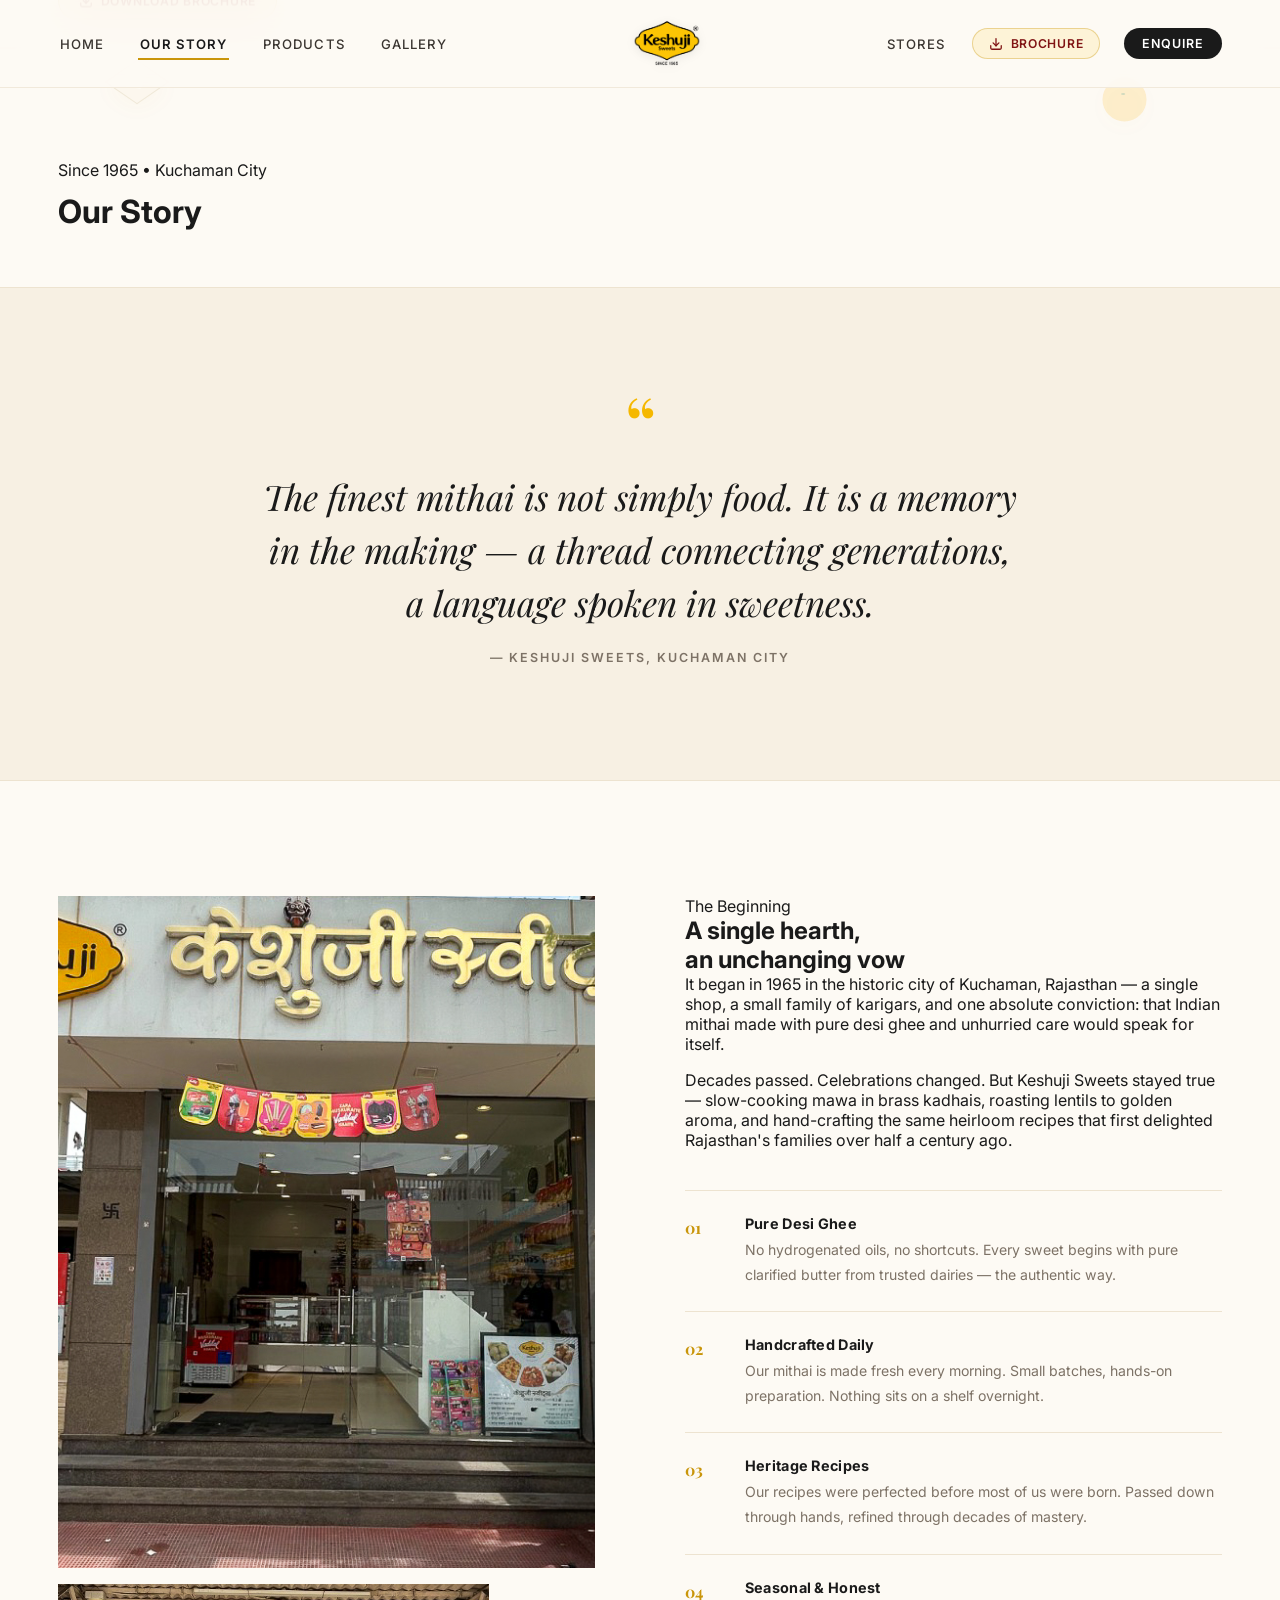
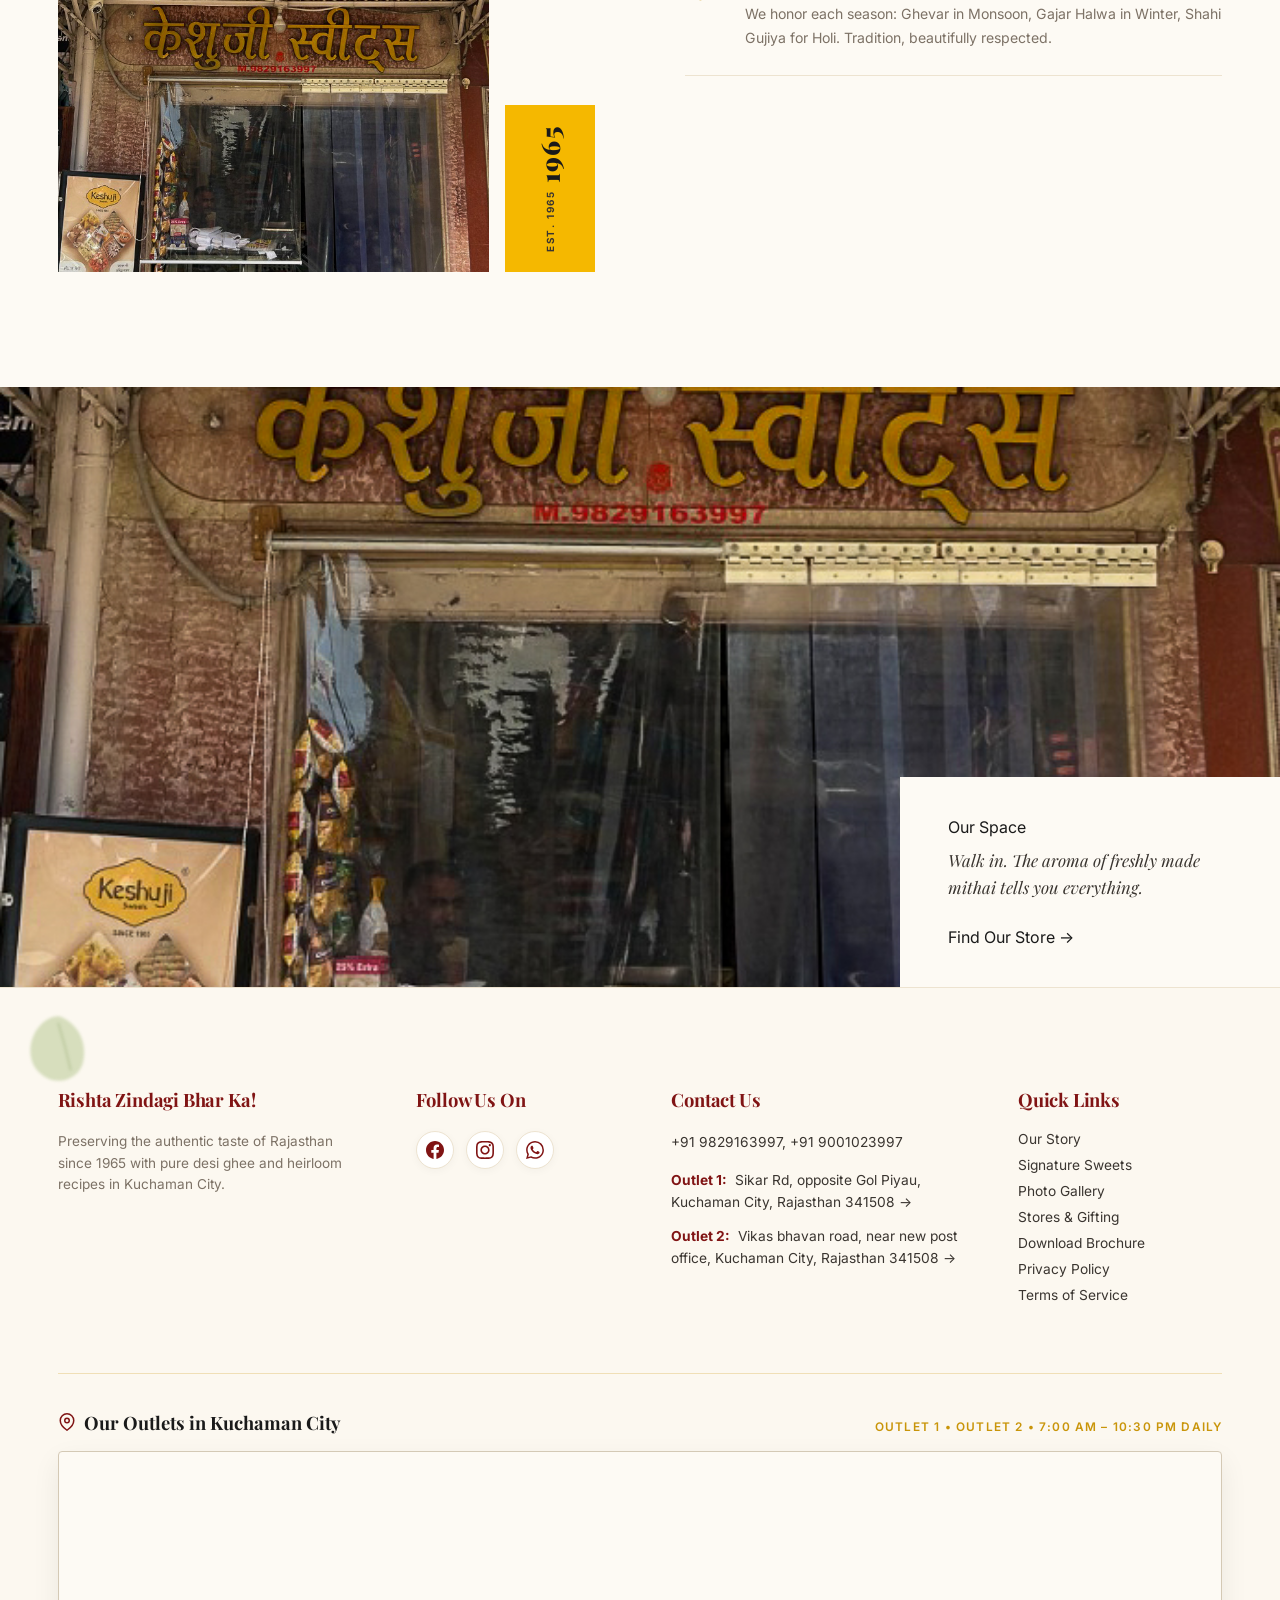
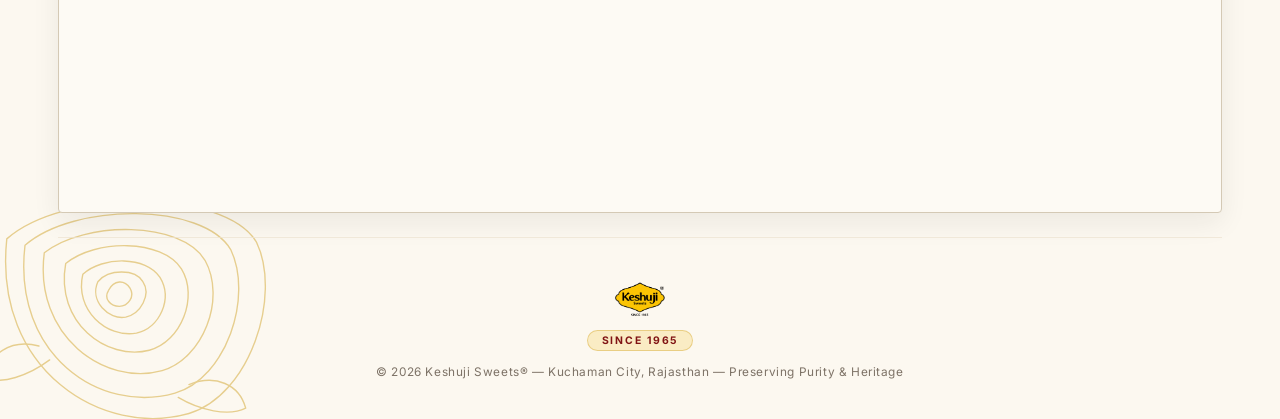
<file: story/index.html>
<!DOCTYPE html>
<html lang="en">
<head>
  <meta charset="UTF-8" />
  <meta name="viewport" content="width=device-width, initial-scale=1.0" />
  <title>Our Heritage &amp; 60-Year Legacy — Keshuji Sweets Kuchaman City</title>
  <meta name="description" content="Discover the 60-year story of Keshuji Sweets. Founded in 1965 in Kuchaman City, Rajasthan, crafting heirloom Indian mithai with 100% pure desi ghee." />
  <meta name="keywords" content="Keshuji Sweets history, traditional mithai Rajasthan, Kuchaman sweet maker, heritage sweets since 1965, pure desi ghee tradition, Rajasthani halwai legacy" />
  <link rel="canonical" href="https://keshujisweets.com/story/" />
  <meta name="robots" content="index, follow, max-image-preview:large, max-snippet:-1, max-video-preview:-1" />
  <meta name="googlebot" content="index, follow" />
  <meta name="author" content="Keshuji Sweets" />
  <meta name="publisher" content="Keshuji Sweets" />

  <!-- Local & Geo SEO Directives -->
  <meta name="geo.region" content="IN-RJ" />
  <meta name="geo.placename" content="Kuchaman City, Rajasthan, India" />
  <meta name="geo.position" content="27.148676;74.860751" />
  <meta name="ICBM" content="27.148676, 74.860751" />

  <!-- Open Graph / Social Sharing (Facebook, WhatsApp, LinkedIn) -->
  <meta property="og:locale" content="en_IN" />
  <meta property="og:type" content="website" />
  <meta property="og:site_name" content="Keshuji Sweets" />
  <meta property="og:title" content="Our Heritage &amp; 60-Year Legacy — Keshuji Sweets Kuchaman City" />
  <meta property="og:description" content="A family legacy of handcrafted mithai spanning six decades, rooted in pure desi ghee, heirloom recipes, and uncompromised quality." />
  <meta property="og:url" content="https://keshujisweets.com/story/" />
  <meta property="og:image" content="https://keshujisweets.com/assets/keshuji-outlet-front.jpg" />
  <meta property="og:image:secure_url" content="https://keshujisweets.com/assets/keshuji-outlet-front.jpg" />
  <meta property="og:image:type" content="image/jpeg" />
  <meta property="og:image:width" content="1200" />
  <meta property="og:image:height" content="800" />
  <meta property="og:image:alt" content="Keshuji Sweets Heritage Store Front in Kuchaman City" />

  <!-- Twitter Cards -->
  <meta name="twitter:card" content="summary_large_image" />
  <meta name="twitter:title" content="Our Heritage &amp; 60-Year Legacy — Keshuji Sweets Kuchaman City" />
  <meta name="twitter:description" content="A family legacy of handcrafted mithai spanning six decades, rooted in pure desi ghee, heirloom recipes, and uncompromised quality." />
  <meta name="twitter:image" content="https://keshujisweets.com/assets/keshuji-outlet-front.jpg" />
  <meta name="twitter:image:alt" content="Keshuji Sweets Heritage Store Front in Kuchaman City" />

  <!-- Theme & Mobile App Meta -->
  <meta name="theme-color" content="#991B1B" />
  <meta name="apple-mobile-web-app-capable" content="yes" />
  <meta name="apple-mobile-web-app-status-bar-style" content="black-translucent" />
  <meta name="apple-mobile-web-app-title" content="Keshuji Sweets" />
  <meta name="format-detection" content="telephone=no" />
  <link rel="icon" type="image/png" href="../assets/KeshuJI-Logo.png" />
  <link rel="apple-touch-icon" href="../assets/KeshuJI-Logo.png" />
  <link rel="manifest" href="../manifest.webmanifest" />

  <link rel="preconnect" href="https://fonts.googleapis.com" />
  <link rel="preconnect" href="https://fonts.gstatic.com" crossorigin />
  <link href="https://fonts.googleapis.com/css2?family=Playfair+Display:ital,wght@0,400;0,700;0,900;1,400;1,700&family=Inter:wght@300;400;500;600;700&family=Noto+Sans+Devanagari:wght@400;500;600&display=swap" rel="stylesheet" />
  <link rel="stylesheet" href="../css/shared.css" />
  <link rel="stylesheet" href="../css/inner.css" />

  <!-- JSON-LD Structured Data: Breadcrumbs & AboutPage -->
  <script type="application/ld+json">
  {
    "@context": "https://schema.org",
    "@graph": [
      {
        "@type": "BreadcrumbList",
        "itemListElement": [
          {
            "@type": "ListItem",
            "position": 1,
            "name": "Home",
            "item": "https://keshujisweets.com/"
          },
          {
            "@type": "ListItem",
            "position": 2,
            "name": "Our Heritage & Story",
            "item": "https://keshujisweets.com/story/"
          }
        ]
      },
      {
        "@type": "AboutPage",
        "@id": "https://keshujisweets.com/story/#about",
        "url": "https://keshujisweets.com/story/",
        "name": "The Heritage & Legacy of Keshuji Sweets",
        "description": "The story of Keshuji Sweets — spanning six decades from 1965 in Kuchaman City, preserving authentic Rajasthani mithai craftsmanship.",
        "mainEntity": {
          "@type": "Organization",
          "name": "Keshuji Sweets",
          "foundingDate": "1965",
          "url": "https://keshujisweets.com/",
          "logo": "https://keshujisweets.com/assets/KeshuJI-Logo.png",
          "founder": {
            "@type": "Person",
            "name": "Keshuram Ji"
          },
          "address": {
            "@type": "PostalAddress",
            "streetAddress": "Sikar Rd, opposite Gol Piyau",
            "addressLocality": "Kuchaman City",
            "addressRegion": "Rajasthan",
            "postalCode": "341508",
            "addressCountry": "IN"
          }
        }
      }
    ]
  }
  </script>
</head>
<body>

  <!-- ===== ULTRA-PLEASING NAVBAR ===== -->
  <header class="navbar" id="navbar">
    <div class="nav-inner">
      <nav class="nav-left">
        <a href="../" class="nav-link">Home</a>
        <a href="../story/" class="nav-link active">Our Story</a>
        <a href="../products/" class="nav-link">Products</a>
        <a href="../gallery/" class="nav-link">Gallery</a>
      </nav>

      <div class="nav-logo">
        <a href="../" aria-label="Keshuji Sweets Home">
          <img src="../assets/KeshuJI-Logo.png" alt="Keshuji Sweets" />
        </a>
      </div>

      <nav class="nav-right">
        <a href="../contacts/" class="nav-link">Stores</a>
        <a href="../assets/Keshuji%20Sweets%20-%20Catalogue.pdf" 
           download="Keshuji Sweets - Catalogue.pdf" 
           target="_blank" 
           rel="noopener noreferrer" 
           class="nav-brochure-btn"
           title="Download Product Brochure">
          <svg viewBox="0 0 24 24" width="14" height="14" fill="none" stroke="currentColor" stroke-width="2.2" stroke-linecap="round" stroke-linejoin="round">
            <path d="M21 15v4a2 2 0 0 1-2 2H5a2 2 0 0 1-2-2v-4"/>
            <polyline points="7 10 12 15 17 10"/>
            <line x1="12" y1="15" x2="12" y2="3"/>
          </svg>
          <span>Brochure</span>
        </a>
        <a href="../contacts/" class="nav-enquire">Enquire</a>
      </nav>

      <button class="hamburger" id="hamburger" aria-label="Open Navigation Menu">
        <span></span><span></span><span></span>
      </button>
    </div>
  </header>

  <!-- Mobile Drawer -->
  <div class="mobile-drawer" id="mobile-drawer">
    <a href="../" class="nav-link">Home</a>
    <a href="../story/" class="nav-link active">Our Story</a>
    <a href="../products/" class="nav-link">Products</a>
    <a href="../gallery/" class="nav-link">Gallery</a>
    <a href="../contacts/" class="nav-link">Stores &amp; Contact</a>
    <a href="../assets/Keshuji%20Sweets%20-%20Catalogue.pdf" 
       download="Keshuji Sweets - Catalogue.pdf" 
       target="_blank" 
       class="nav-brochure-btn">
      <svg viewBox="0 0 24 24" width="14" height="14" fill="none" stroke="currentColor" stroke-width="2.2" stroke-linecap="round" stroke-linejoin="round">
        <path d="M21 15v4a2 2 0 0 1-2 2H5a2 2 0 0 1-2-2v-4"/>
        <polyline points="7 10 12 15 17 10"/>
        <line x1="12" y1="15" x2="12" y2="3"/>
      </svg>
      <span>Download Brochure</span>
    </a>
  </div>

  <!-- PAGE HEADER WITH FLOATING MITHAI SVGS -->
  <div class="page-header" style="position: relative; overflow: hidden;">
    
    <div class="floating-mithai-canvas" aria-hidden="true">
      <div class="float-item float-1" style="top: 20%; left: 8%;">
        <svg viewBox="0 0 100 70" width="70" height="50" fill="none" xmlns="http://www.w3.org/2000/svg">
          <polygon points="50,4 95,35 50,66 5,35" fill="#FAF1DF" stroke="#D1BE94" stroke-width="1.5"/>
          <path d="M35,20 L65,22 L55,45 L30,40 Z" fill="#FFFFFF" opacity="0.7"/>
        </svg>
      </div>
      <div class="float-item float-4" style="top: 25%; right: 10%;">
        <svg viewBox="0 0 80 80" width="55" height="55" fill="none" xmlns="http://www.w3.org/2000/svg">
          <circle cx="40" cy="40" r="32" fill="#FFAF00" opacity="0.6"/>
          <ellipse cx="38" cy="32" rx="3" ry="1.5" fill="#5F8835"/>
        </svg>
      </div>
    </div>

    <div class="container" style="position: relative; z-index: 2;">
      <span class="label">Since 1965 &bull; Kuchaman City</span>
      <h1 class="display">Our Story</h1>
    </div>
  </div>

  <!-- PULL QUOTE -->
  <section class="pull-quote-section">
    <div class="container">
      <blockquote class="pull-quote reveal" id="story-quote">
        <span class="quote-mark">&ldquo;</span>
        <p>The finest mithai is not simply food. It is a memory in the making &mdash; a thread connecting generations, a language spoken in sweetness.</p>
        <cite>&mdash; Keshuji Sweets, Kuchaman City</cite>
      </blockquote>
    </div>
  </section>

  <!-- STORY BODY -->
  <section class="story-body">
    <div class="container">
      <div class="story-grid">
        <div class="story-images-col reveal" id="story-images">
          <div class="story-img-main-wrap">
            <img src="../assets/keshuji-outlet-front.jpg" alt="Keshuji Sweets — Outlet 1" loading="lazy" class="story-img-main" />
          </div>
          <div class="story-img-secondary-wrap">
            <img src="../assets/keshuji-outlet-counter.jpg" alt="Keshuji Sweets — Counter" loading="lazy" class="story-img-secondary" />
            <div class="story-year-block">
              <span class="year-big">1965</span>
              <span class="year-caption">Est. 1965</span>
            </div>
          </div>
        </div>

        <div class="story-text-col reveal" id="story-narrative" style="transition-delay: 0.15s;">
          <span class="label">The Beginning</span>
          <h2 class="heading">A single hearth,<br/>an unchanging vow</h2>
          <p class="body-text">It began in 1965 in the historic city of Kuchaman, Rajasthan &mdash; a single shop, a small family of karigars, and one absolute conviction: that Indian mithai made with pure desi ghee and unhurried care would speak for itself.</p>
          <p class="body-text" style="margin-top: 16px;">Decades passed. Celebrations changed. But Keshuji Sweets stayed true &mdash; slow-cooking mawa in brass kadhais, roasting lentils to golden aroma, and hand-crafting the same heirloom recipes that first delighted Rajasthan's families over half a century ago.</p>

          <div class="story-pillars" style="margin-top: 40px;">
            <div class="pillar-row reveal">
              <div class="pillar-num">01</div>
              <div class="pillar-detail">
                <strong>Pure Desi Ghee</strong>
                <p>No hydrogenated oils, no shortcuts. Every sweet begins with pure clarified butter from trusted dairies &mdash; the authentic way.</p>
              </div>
            </div>
            <div class="pillar-row reveal">
              <div class="pillar-num">02</div>
              <div class="pillar-detail">
                <strong>Handcrafted Daily</strong>
                <p>Our mithai is made fresh every morning. Small batches, hands-on preparation. Nothing sits on a shelf overnight.</p>
              </div>
            </div>
            <div class="pillar-row reveal">
              <div class="pillar-num">03</div>
              <div class="pillar-detail">
                <strong>Heritage Recipes</strong>
                <p>Our recipes were perfected before most of us were born. Passed down through hands, refined through decades of mastery.</p>
              </div>
            </div>
            <div class="pillar-row reveal">
              <div class="pillar-num">04</div>
              <div class="pillar-detail">
                <strong>Seasonal &amp; Honest</strong>
                <p>We honor each season: Ghevar in Monsoon, Gajar Halwa in Winter, Shahi Gujiya for Holi. Tradition, beautifully respected.</p>
              </div>
            </div>
          </div>
        </div>
      </div>
    </div>
  </section>

  <!-- OUTLET FEATURE -->
  <section class="outlet-feature reveal" id="outlet-feature">
    <div class="outlet-img-wrap">
      <img src="../assets/keshuji-outlet-counter.jpg" alt="Inside Keshuji Sweets" loading="lazy" />
      <div class="outlet-caption">
        <span class="label">Our Space</span>
        <p>Walk in. The aroma of freshly made mithai tells you everything.</p>
        <a href="../contacts/" class="btn-text" style="margin-top: 16px;">Find Our Store <span class="arrow">&rarr;</span></a>
      </div>
    </div>
  </section>

  <!-- ===== LUXURY FOOTER (MATCHING USER REFERENCE) ===== -->
  <footer class="footer-ref">
    
    <div class="footer-pistachio-leaf" aria-hidden="true">
      <svg viewBox="0 0 100 100" fill="none" xmlns="http://www.w3.org/2000/svg">
        <path d="M50,15 C68,22 82,42 75,68 C68,88 42,92 28,78 C12,65 15,38 28,25 C35,18 42,14 50,15 Z" fill="#8BA856" opacity="0.6"/>
        <path d="M48,22 Q56,48 62,75" stroke="#718E40" stroke-width="2" opacity="0.7"/>
      </svg>
    </div>

    <div class="footer-rose-art" aria-hidden="true">
      <svg viewBox="0 0 280 260" fill="none" stroke="#C9950A" stroke-width="1.3" stroke-linecap="round" stroke-linejoin="round" xmlns="http://www.w3.org/2000/svg">
        <path d="M120,130 C125,120 135,120 140,128 C145,136 138,145 130,145 C122,145 115,138 120,130 Z" />
        <path d="M110,122 C120,110 145,110 152,122 C160,134 150,152 136,155 C120,158 102,140 110,122 Z" />
        <path d="M96,115 C115,98 155,98 168,118 C180,138 168,165 146,170 C118,175 88,148 96,115 Z" />
        <path d="M80,105 C108,82 170,82 188,110 C204,136 188,178 158,186 C118,196 70,160 80,105 Z" />
        <path d="M60,95 C98,65 188,65 210,102 C230,138 208,194 170,205 C116,220 50,172 60,95 Z" />
        <path d="M42,88 C88,48 208,48 234,92 C255,136 230,212 182,226 C112,246 30,190 42,88 Z" />
        <path d="M25,82 C78,35 228,35 258,85 C282,135 252,228 195,245 C115,268 12,205 25,82 Z" />
        <path d="M65,195 C45,210 20,218 5,212 C8,190 28,175 55,182" />
        <path d="M185,230 C205,242 232,248 248,240 C242,218 220,208 195,218" />
      </svg>
    </div>

    <div class="footer-ref-inner">
      <div class="footer-grid-ref">
        
        <div class="footer-col">
          <h3 class="footer-col-h">Rishta Zindagi Bhar Ka!</h3>
          <p class="footer-newsletter-p" style="margin-top: 0;">Preserving the authentic taste of Rajasthan since 1965 with pure desi ghee and heirloom recipes in Kuchaman City.</p>
        </div>

        <div class="footer-col">
          <h3 class="footer-col-h">Follow Us On</h3>
          <div class="footer-social-row">
            <a href="https://facebook.com" target="_blank" rel="noopener noreferrer" class="social-icon-badge" aria-label="Facebook">
              <svg viewBox="0 0 24 24" fill="currentColor">
                <path d="M24 12.073c0-6.627-5.373-12-12-12s-12 5.373-12 12c0 5.99 4.388 10.954 10.125 11.854v-8.385H7.078v-3.47h3.047V9.43c0-3.007 1.792-4.669 4.533-4.669 1.312 0 2.686.235 2.686.235v2.953H15.83c-1.491 0-1.956.925-1.956 1.874v2.25h3.328l-.532 3.47h-2.796v8.385C19.612 23.027 24 18.062 24 12.073z"/>
              </svg>
            </a>
            <a href="https://www.instagram.com/keshuji_sweets/" target="_blank" rel="noopener noreferrer" class="social-icon-badge" aria-label="Instagram">
              <svg viewBox="0 0 24 24" fill="currentColor">
                <path d="M12 2.163c3.204 0 3.584.012 4.85.07 3.252.148 4.771 1.691 4.919 4.919.058 1.265.069 1.645.069 4.849 0 3.205-.012 3.584-.069 4.849-.149 3.225-1.664 4.771-4.919 4.919-1.266.058-1.644.07-4.85.07-3.204 0-3.584-.012-4.849-.07-3.26-.149-4.771-1.699-4.919-4.92-.058-1.265-.07-1.644-.07-4.849 0-3.204.013-3.583.07-4.849.149-3.227 1.664-4.771 4.919-4.919 1.266-.057 1.645-.069 4.849-.069zm0-2.163c-3.259 0-3.667.014-4.947.072-4.358.2-6.78 2.618-6.98 6.98-.059 1.281-.073 1.689-.073 4.948 0 3.259.014 3.668.072 4.948.2 4.358 2.618 6.78 6.98 6.98 1.281.058 1.689.072 4.948.072 3.259 0 3.668-.014 4.948-.072 4.354-.2 6.782-2.618 6.979-6.98.059-1.28.073-1.689.073-4.948 0-3.259-.014-3.667-.072-4.947-.196-4.354-2.617-6.78-6.979-6.98-1.281-.059-1.69-.073-4.949-.073zm0 5.838c-3.403 0-6.162 2.759-6.162 6.162s2.759 6.163 6.162 6.163 6.162-2.759 6.162-6.163c0-3.403-2.759-6.162-6.162-6.162zm0 10.162c-2.209 0-4-1.79-4-4 0-2.209 1.791-4 4-4s4 1.791 4 4c0 2.21-1.791 4-4 4zm6.406-11.845c-.796 0-1.441.645-1.441 1.44s.645 1.44 1.441 1.44c.795 0 1.439-.645 1.439-1.44s-.644-1.44-1.439-1.44z"/>
              </svg>
            </a>
            <a href="https://wa.me/919829163997" target="_blank" rel="noopener noreferrer" class="social-icon-badge" aria-label="WhatsApp">
              <svg viewBox="0 0 24 24" fill="currentColor">
                <path d="M17.472 14.382c-.297-.149-1.758-.867-2.03-.967-.273-.099-.471-.148-.67.15-.197.297-.767.966-.94 1.164-.173.199-.347.223-.644.075-.297-.15-1.255-.463-2.39-1.475-.883-.788-1.48-1.761-1.653-2.059-.173-.297-.018-.458.13-.606.134-.133.298-.347.446-.52.149-.174.198-.298.298-.497.099-.198.05-.371-.025-.52-.075-.149-.669-1.612-.916-2.207-.242-.579-.487-.5-.669-.51-.173-.008-.371-.01-.57-.01-.198 0-.52.074-.792.372-.272.297-1.04 1.016-1.04 2.479 0 1.462 1.065 2.875 1.213 3.074.149.198 2.096 3.2 5.077 4.487.709.306 1.262.489 1.694.625.712.227 1.36.195 1.871.118.571-.085 1.758-.719 2.006-1.413.248-.694.248-1.289.173-1.413-.074-.124-.272-.198-.57-.347m-5.421 7.403h-.004a9.87 9.87 0 01-5.031-1.378l-.361-.214-3.741.982.998-3.648-.235-.374a9.86 9.86 0 01-1.51-5.26c.001-5.45 4.436-9.884 9.888-9.884 2.64 0 5.122 1.03 6.988 2.898a9.825 9.825 0 012.893 6.994c-.003 5.45-4.437 9.884-9.885 9.884m8.413-18.297A11.815 11.815 0 0012.05 0C5.495 0 .16 5.335.157 11.892c0 2.096.547 4.142 1.588 5.945L.057 24l6.305-1.654a11.882 11.882 0 005.683 1.448h.005c6.554 0 11.890-5.335 11.893-11.893a11.821 11.821 0 00-3.48-8.413z"/>
              </svg>
            </a>
          </div>
        </div>

        <div class="footer-col">
          <h3 class="footer-col-h">Contact Us</h3>
          <div class="footer-contact-info">
            <p><a href="tel:+919829163997">+91 9829163997</a>, <a href="tel:+919001023997">+91 9001023997</a></p>
            <p style="margin-top: 4px;">
              <a href="https://maps.app.goo.gl/vTEcWPQJfgZvMP4e9" target="_blank" rel="noopener noreferrer" style="color: inherit; text-decoration: none;">
                <span class="outlet-tag">Outlet 1:</span> Sikar Rd, opposite Gol Piyau, Kuchaman City, Rajasthan 341508 &rarr;
              </a>
            </p>
            <p>
              <a href="https://maps.app.goo.gl/VKuGvbnGvzVaLwUv5" target="_blank" rel="noopener noreferrer" style="color: inherit; text-decoration: none;">
                <span class="outlet-tag">Outlet 2:</span> Vikas bhavan road, near new post office, Kuchaman City, Rajasthan 341508 &rarr;
              </a>
            </p>
          </div>
        </div>

        <div class="footer-col">
          <h3 class="footer-col-h">Quick Links</h3>
          <div class="footer-links-list">
            <a href="../story/">Our Story</a>
            <a href="../products/">Signature Sweets</a>
            <a href="../gallery/">Photo Gallery</a>
            <a href="../contacts/">Stores &amp; Gifting</a>
            <a href="../assets/Keshuji%20Sweets%20-%20Catalogue.pdf" download="Keshuji Sweets - Catalogue.pdf" target="_blank">Download Brochure</a>
            <a href="../contacts/">Privacy Policy</a>
            <a href="../contacts/">Terms of Service</a>
          </div>
        </div>

      </div>

      <!-- Store Locations Map -->
      <div class="footer-map-section">
        <div class="footer-map-header">
          <div class="footer-map-title">
            <svg viewBox="0 0 24 24" width="18" height="18" fill="none" stroke="currentColor" stroke-width="2" stroke-linecap="round" stroke-linejoin="round">
              <path d="M21 10c0 7-9 13-9 13s-9-6-9-13a9 9 0 0 1 18 0z"></path>
              <circle cx="12" cy="10" r="3"></circle>
            </svg>
            <span>Our Outlets in Kuchaman City</span>
          </div>
          <span class="footer-map-sub">Outlet 1 &bull; Outlet 2 &bull; 7:00 AM &ndash; 10:30 PM Daily</span>
        </div>
        <div class="footer-map-frame">
          <iframe src="https://www.google.com/maps/embed?pb=!1m18!1m12!1m3!1d3453.164956334261!2d74.86075079999999!3d27.148675500000003!2m3!1f0!2f0!3f0!3m2!1i1024!2i768!4f13.1!3m3!1m2!1s0x396b7925e12589c7%3A0x1d13953abff2a371!2sKeshuji%20Sweets%20%7C%7C%20Famous%20Mithai%20Store%2C%20Best%20Sweet%20%26%20Namkeen%20Shop%20In%20Kuchaman%20City!5e1!3m2!1sen!2sin!4v1789859242750!5m2!1sen!2sin" width="600" height="450" style="border:0;" allowfullscreen="" loading="lazy" referrerpolicy="strict-origin-when-cross-origin" title="Keshuji Sweets — Google Maps"></iframe>
        </div>
      </div>

      <div class="footer-bottom-badge-wrap">
        <a href="../" class="footer-emblem-badge" aria-label="Keshuji Sweets">
          <img src="../assets/KeshuJI-Logo.png" alt="Keshuji Sweets Logo" />
          <span class="footer-since-tag">SINCE 1965</span>
        </a>
        <p class="footer-bottom-copy">&copy; 2026 Keshuji Sweets&reg; &mdash; Kuchaman City, Rajasthan &mdash; Preserving Purity &amp; Heritage</p>
      </div>

    </div>
  </footer>

  <script src="../js/nav.js"></script>
  <script>
    const obs = new IntersectionObserver(entries => {
      entries.forEach(e => { if(e.isIntersecting) { e.target.classList.add('visible'); obs.unobserve(e.target); }});
    }, {threshold: 0.08});
    document.querySelectorAll('.reveal').forEach(el => obs.observe(el));
  </script>
</body>
</html>
</file>
<file: css/shared.css>
/* ============================================================
   KESHUJI SWEETS — SHARED STYLES
   Luxury Minimal · Warm Beige · Editorial Craft
   ============================================================ */

/* ===== DESIGN TOKENS ===== */
:root {
  /* Brand Colors */
  --gold:         #F5B800;
  --gold-dark:    #C9950A;
  --gold-light:   #FCE8A6;
  --gold-pale:    #FBF5E5;
  --maroon:       #801414;
  --maroon-dark:  #5C0E0E;
  --maroon-soft:  #9C2828;
  --ink:          #1A1A1A;
  --ink-soft:     #3A3530;

  /* Warm Neutrals (secondary palette) */
  --warm-white:   #FDFAF4;   /* page background */
  --warm-cream:   #FAF4E8;
  --beige:        #F7F0E3;   /* card / section surface */
  --beige-mid:    #EDE3D0;   /* borders, rules */
  --beige-dark:   #D4C9B5;   /* dividers */
  --muted:        #7D7266;   /* captions, labels */
  --white:        #FFFFFF;

  /* Typography */
  --font-display: 'Playfair Display', Georgia, serif;
  --font-body:    'Inter', system-ui, -apple-system, sans-serif;
  --font-hindi:   'Noto Sans Devanagari', sans-serif;

  /* Spacing */
  --navbar-h:     88px;
  --section-v:    clamp(70px, 9vw, 130px);
  --container:    1300px;
  --gutter:       clamp(20px, 4.5vw, 64px);

  /* Shadows & Radius */
  --radius-sm:    4px;
  --radius-md:    8px;
  --radius-lg:    16px;
  --radius-pill:  999px;
  --shadow-sm:    0 2px 8px rgba(26, 26, 26, 0.04);
  --shadow-nav:   0 8px 30px rgba(26, 26, 26, 0.05);
  --shadow-card:  0 12px 36px rgba(26, 26, 26, 0.06);

  /* Transitions */
  --transition:   0.24s cubic-bezier(0.16, 1, 0.3, 1);
  --transition-slow: 0.5s cubic-bezier(0.16, 1, 0.3, 1);
}

/* ===== RESET ===== */
*, *::before, *::after {
  box-sizing: border-box;
  margin: 0;
  padding: 0;
}

html {
  scroll-behavior: smooth;
  font-size: 16px;
}

body {
  font-family: var(--font-body);
  background: var(--warm-white);
  color: var(--ink);
  overflow-x: hidden;
  -webkit-font-smoothing: antialiased;
  position: relative;
}

img {
  display: block;
  max-width: 100%;
  height: auto;
}

a {
  text-decoration: none;
  color: inherit;
}

ul, ol {
  list-style: none;
}

button {
  cursor: pointer;
  background: none;
  border: none;
  font-family: inherit;
}

/* ===== LAYOUT ===== */
.container {
  max-width: var(--container);
  margin: 0 auto;
  padding: 0 var(--gutter);
}

/* ===== FLOATING MITHAI CANVAS & SVGS ===== */
.floating-mithai-canvas {
  position: absolute;
  inset: 0;
  pointer-events: none;
  overflow: hidden;
  z-index: 1;
}

.float-item {
  position: absolute;
  opacity: 0.28;
  filter: drop-shadow(0 6px 12px rgba(201, 149, 10, 0.12));
  transition: opacity 0.4s ease, transform 0.4s ease;
  will-change: transform;
}

.float-item:hover {
  opacity: 0.6;
}

/* Float variations */
.float-1 {
  animation: floatDrift1 9s ease-in-out infinite;
}
.float-2 {
  animation: floatDrift2 12s ease-in-out infinite;
}
.float-3 {
  animation: floatDrift3 8s ease-in-out infinite;
}
.float-4 {
  animation: floatDrift4 14s ease-in-out infinite;
}
.float-5 {
  animation: floatDrift2 10s ease-in-out infinite reverse;
}

@keyframes floatDrift1 {
  0%, 100% { transform: translateY(0) rotate(0deg); }
  50%      { transform: translateY(-22px) rotate(8deg); }
}

@keyframes floatDrift2 {
  0%, 100% { transform: translate(0, 0) rotate(0deg); }
  33%      { transform: translate(8px, -18px) rotate(-6deg); }
  66%      { transform: translate(-6px, -10px) rotate(4deg); }
}

@keyframes floatDrift3 {
  0%, 100% { transform: translateY(0) rotate(0deg); }
  50%      { transform: translateY(-16px) rotate(-10deg); }
}

@keyframes floatDrift4 {
  0%, 100% { transform: translate(0, 0) rotate(0deg); }
  50%      { transform: translate(-12px, -24px) rotate(12deg); }
}

/* ===== ULTRA-PLEASING NAVBAR ===== */
.navbar {
  position: fixed;
  top: 0;
  left: 0;
  right: 0;
  z-index: 1000;
  height: var(--navbar-h);
  background: rgba(253, 250, 244, 0.88);
  backdrop-filter: blur(18px);
  -webkit-backdrop-filter: blur(18px);
  border-bottom: 1px solid rgba(237, 227, 208, 0.7);
  transition: all var(--transition);
}

.navbar.scrolled {
  background: rgba(253, 250, 244, 0.96);
  box-shadow: var(--shadow-nav);
  height: 74px;
}

.nav-inner {
  max-width: var(--container);
  margin: 0 auto;
  padding: 0 var(--gutter);
  height: 100%;
  display: flex;
  align-items: center;
  justify-content: space-between;
  gap: 20px;
}

/* Nav Left Links */
.nav-left {
  display: flex;
  align-items: center;
  gap: clamp(16px, 2.5vw, 32px);
}

/* Center Logo */
.nav-logo {
  display: flex;
  align-items: center;
  justify-content: center;
}

.nav-logo a {
  display: flex;
  align-items: center;
  padding: 4px;
  transition: transform var(--transition);
}

.nav-logo a:hover {
  transform: scale(1.03);
}

.nav-logo img {
  height: clamp(52px, 6.2vw, 68px);
  width: auto;
  object-fit: contain;
  filter: drop-shadow(0 2px 5px rgba(0,0,0,0.08));
  transition: height var(--transition);
}

.navbar.scrolled .nav-logo img {
  height: clamp(44px, 5.2vw, 54px);
}

/* Nav Right */
.nav-right {
  display: flex;
  align-items: center;
  gap: clamp(14px, 2vw, 24px);
}

/* Nav Links Styling */
.nav-link {
  font-size: 0.82rem;
  font-weight: 500;
  letter-spacing: 0.08em;
  text-transform: uppercase;
  color: var(--ink-soft);
  position: relative;
  padding: 8px 2px;
  transition: color var(--transition);
}

.nav-link::after {
  content: '';
  position: absolute;
  bottom: 0;
  left: 50%;
  width: 0;
  height: 2px;
  background: var(--gold-dark);
  transition: width var(--transition), left var(--transition);
}

.nav-link:hover {
  color: var(--ink);
}

.nav-link:hover::after,
.nav-link.active::after {
  width: 100%;
  left: 0;
}

.nav-link.active {
  color: var(--ink);
  font-weight: 600;
}

/* Download Brochure Button */
.nav-brochure-btn {
  display: inline-flex;
  align-items: center;
  gap: 8px;
  padding: 7px 16px;
  border-radius: var(--radius-pill);
  font-size: 0.76rem;
  font-weight: 600;
  letter-spacing: 0.06em;
  text-transform: uppercase;
  color: var(--maroon);
  background: rgba(245, 184, 0, 0.12);
  border: 1px solid rgba(201, 149, 10, 0.35);
  transition: all var(--transition);
}

.nav-brochure-btn svg {
  transition: transform var(--transition);
}

.nav-brochure-btn:hover {
  background: var(--gold);
  border-color: var(--gold);
  color: var(--ink);
  box-shadow: 0 4px 14px rgba(245, 184, 0, 0.3);
  transform: translateY(-1px);
}

.nav-brochure-btn:hover svg {
  transform: translateY(2px);
}

/* Enquire Button */
.nav-enquire {
  font-size: 0.78rem;
  font-weight: 600;
  letter-spacing: 0.08em;
  text-transform: uppercase;
  color: var(--white);
  background: var(--ink);
  padding: 8px 18px;
  border-radius: var(--radius-pill);
  transition: all var(--transition);
}

.nav-enquire:hover {
  background: var(--gold);
  color: var(--ink);
  box-shadow: 0 4px 12px rgba(245, 184, 0, 0.28);
}

/* Hamburger */
.hamburger {
  display: none;
  flex-direction: column;
  justify-content: space-between;
  width: 26px;
  height: 18px;
  padding: 0;
}

.hamburger span {
  display: block;
  height: 2px;
  width: 100%;
  background: var(--ink);
  border-radius: 2px;
  transition: transform var(--transition), opacity var(--transition);
}

.hamburger.open span:nth-child(1) { transform: translateY(8px) rotate(45deg); }
.hamburger.open span:nth-child(2) { opacity: 0; }
.hamburger.open span:nth-child(3) { transform: translateY(-8px) rotate(-45deg); }

/* Mobile Drawer */
.mobile-drawer {
  position: fixed;
  top: var(--navbar-h);
  left: 0;
  right: 0;
  background: rgba(253, 250, 244, 0.98);
  backdrop-filter: blur(20px);
  -webkit-backdrop-filter: blur(20px);
  border-bottom: 1px solid var(--beige-mid);
  padding: 28px var(--gutter);
  display: flex;
  flex-direction: column;
  gap: 18px;
  transform: translateY(-110%);
  transition: transform 0.35s cubic-bezier(0.16, 1, 0.3, 1);
  z-index: 999;
}

.mobile-drawer.open {
  transform: translateY(0);
  box-shadow: var(--shadow-card);
}

.mobile-drawer .nav-link {
  font-size: 1rem;
  padding: 10px 0;
  border-bottom: 1px solid var(--beige-mid);
}

.mobile-drawer .nav-brochure-btn {
  align-self: flex-start;
  margin-top: 6px;
  padding: 10px 20px;
}

/* ===== LUXURY FOOTER (MATCHING USER REFERENCE) ===== */
.footer-ref {
  position: relative;
  background: #FCF8F0;
  border-top: 1px solid var(--beige-mid);
  padding: clamp(60px, 8vw, 100px) var(--gutter) 40px;
  overflow: hidden;
}

/* Top-Left Floating Pistachio Leaf Motif */
.footer-pistachio-leaf {
  position: absolute;
  top: 15px;
  left: 15px;
  width: 90px;
  height: 90px;
  pointer-events: none;
  opacity: 0.55;
  filter: blur(1.5px);
  animation: floatDrift1 10s ease-in-out infinite;
}

/* Bottom-Left Engraved Golden Rose Art */
.footer-rose-art {
  position: absolute;
  bottom: -15px;
  left: -20px;
  width: clamp(180px, 24vw, 300px);
  height: auto;
  pointer-events: none;
  opacity: 0.42;
  z-index: 1;
}

.footer-ref-inner {
  position: relative;
  z-index: 2;
  max-width: var(--container);
  margin: 0 auto;
}

/* 4-Column Grid */
.footer-grid-ref {
  display: grid;
  grid-template-columns: 1.35fr 0.9fr 1.3fr 0.9fr;
  gap: clamp(28px, 4vw, 64px);
  align-items: start;
  margin-bottom: clamp(50px, 6vw, 70px);
}

/* Column Headings */
.footer-col-h {
  font-family: var(--font-display);
  font-size: clamp(1.15rem, 1.4vw, 1.35rem);
  font-weight: 700;
  color: var(--maroon);
  margin-bottom: 20px;
  line-height: 1.25;
  letter-spacing: -0.01em;
}

/* Newsletter Column */
.footer-newsletter-p {
  font-size: 0.85rem;
  color: var(--muted);
  line-height: 1.6;
  margin-top: 16px;
  max-width: 32ch;
}

.newsletter-pill {
  display: flex;
  align-items: center;
  background: var(--white);
  border: 1px solid #D8CEBE;
  border-radius: var(--radius-pill);
  padding: 4px 5px 4px 18px;
  max-width: 330px;
  transition: border-color var(--transition), box-shadow var(--transition);
}

.newsletter-pill:focus-within {
  border-color: var(--gold-dark);
  box-shadow: 0 0 0 3px rgba(245, 184, 0, 0.18);
}

.newsletter-pill input {
  flex: 1;
  border: none;
  outline: none;
  background: transparent;
  font-size: 0.86rem;
  color: var(--ink);
  font-family: inherit;
}

.newsletter-pill input::placeholder {
  color: #A09588;
}

.newsletter-btn {
  width: 38px;
  height: 38px;
  border-radius: 50%;
  background: #C47A13;
  color: var(--white);
  display: flex;
  align-items: center;
  justify-content: center;
  transition: all var(--transition);
}

.newsletter-btn:hover {
  background: var(--gold-dark);
  transform: translateX(2px);
}

.newsletter-btn svg {
  width: 16px;
  height: 16px;
}

/* Follow Us Column */
.footer-social-row {
  display: flex;
  align-items: center;
  gap: 12px;
  margin-top: 6px;
}

.social-icon-badge {
  width: 38px;
  height: 38px;
  border-radius: 50%;
  background: var(--white);
  border: 1px solid var(--beige-mid);
  display: flex;
  align-items: center;
  justify-content: center;
  color: var(--maroon);
  transition: all var(--transition);
  box-shadow: var(--shadow-sm);
}

.social-icon-badge:hover {
  background: var(--maroon);
  color: var(--white);
  border-color: var(--maroon);
  transform: translateY(-2px);
}

.social-icon-badge svg {
  width: 18px;
  height: 18px;
}

/* Contact Us Column */
.footer-contact-info {
  display: flex;
  flex-direction: column;
  gap: 12px;
  font-size: 0.86rem;
  color: var(--ink-soft);
  line-height: 1.6;
}

.footer-contact-info a {
  color: var(--ink-soft);
  transition: color var(--transition);
}

.footer-contact-info a:hover {
  color: var(--maroon);
}

.outlet-tag {
  font-weight: 700;
  color: var(--maroon);
  margin-right: 4px;
}

/* Quick Links Column */
.footer-links-list {
  display: flex;
  flex-direction: column;
  gap: 10px;
}

.footer-links-list a {
  font-size: 0.86rem;
  color: var(--ink-soft);
  transition: color var(--transition), transform var(--transition);
  display: inline-block;
}

.footer-links-list a:hover {
  color: var(--maroon);
  transform: translateX(3px);
}

/* Store Locations Map */
.footer-map-section {
  margin-top: 48px;
  padding-top: 36px;
  border-top: 1px solid rgba(201, 149, 10, 0.25);
  margin-bottom: 24px;
}

.footer-map-header {
  display: flex;
  justify-content: space-between;
  align-items: baseline;
  margin-bottom: 16px;
  flex-wrap: wrap;
  gap: 12px;
}

.footer-map-title {
  font-family: var(--font-display);
  font-size: 1.15rem;
  font-weight: 700;
  color: var(--ink);
  display: flex;
  align-items: center;
  gap: 8px;
}

.footer-map-title svg {
  color: var(--maroon);
  flex-shrink: 0;
}

.footer-map-sub {
  font-size: 0.74rem;
  font-weight: 600;
  color: var(--gold-dark);
  letter-spacing: 0.1em;
  text-transform: uppercase;
}

.footer-map-frame {
  width: 100%;
  border-radius: var(--radius-sm);
  overflow: hidden;
  border: 1px solid var(--beige-dark);
  box-shadow: 0 10px 28px rgba(26, 26, 26, 0.07);
  background: var(--warm-white);
  line-height: 0;
}

.footer-map-frame iframe {
  width: 100%;
  height: 360px;
  border: 0;
  display: block;
}

/* Bottom Center Emblem Badge */
.footer-bottom-badge-wrap {
  text-align: center;
  padding-top: 36px;
  border-top: 1px solid rgba(237, 227, 208, 0.7);
  display: flex;
  flex-direction: column;
  align-items: center;
  gap: 14px;
}

.footer-emblem-badge {
  display: inline-flex;
  flex-direction: column;
  align-items: center;
  transition: transform var(--transition);
}

.footer-emblem-badge:hover {
  transform: scale(1.04);
}

.footer-emblem-badge img {
  height: 52px;
  width: auto;
  object-fit: contain;
}

.footer-since-tag {
  display: inline-block;
  margin-top: 4px;
  padding: 3px 14px;
  font-size: 0.65rem;
  font-weight: 700;
  letter-spacing: 0.18em;
  text-transform: uppercase;
  color: var(--maroon);
  background: rgba(245, 184, 0, 0.18);
  border: 1px solid rgba(201, 149, 10, 0.35);
  border-radius: var(--radius-pill);
}

.footer-bottom-copy {
  font-size: 0.74rem;
  color: var(--muted);
  letter-spacing: 0.05em;
  text-align: center;
}

/* ===== REVEAL ANIMATIONS ===== */
.reveal {
  opacity: 0;
  transform: translateY(22px);
  transition: opacity 0.7s cubic-bezier(0.16, 1, 0.3, 1), transform 0.7s cubic-bezier(0.16, 1, 0.3, 1);
}

.reveal.visible {
  opacity: 1;
  transform: none;
}

/* ===== RESPONSIVE ===== */
@media (max-width: 1024px) {
  .footer-grid-ref {
    grid-template-columns: 1fr 1fr;
    gap: 40px;
  }
  .nav-left, .nav-right { gap: 16px; }
}

@media (max-width: 768px) {
  .nav-left, .nav-right { display: none; }
  .hamburger { display: flex; }
  .footer-grid-ref {
    grid-template-columns: 1fr;
    gap: 36px;
  }
  .newsletter-pill { max-width: 100%; }
  .footer-rose-art {
    width: 160px;
    opacity: 0.25;
  }
}
</file>
<file: css/home.css>
/* ============================================================
   HOME PAGE — home.css
   ============================================================ */

/* ===== HERO ===== */
.hero {
  min-height: 100vh;
  display: grid;
  grid-template-columns: 1fr 1fr;
  padding-top: var(--navbar-h);
  overflow: hidden;
}

.hero-text-col {
  display: flex;
  flex-direction: column;
  justify-content: center;
  padding: clamp(48px, 8vw, 100px) var(--gutter) clamp(48px, 8vw, 100px) clamp(24px, 7vw, 100px);
  gap: 28px;
}

.hero-heritage {
  font-size: 0.72rem;
  font-weight: 600;
  letter-spacing: 0.22em;
  text-transform: uppercase;
  color: var(--gold-dark);
}

.hero-headline {
  font-family: var(--font-display);
  font-size: clamp(3.2rem, 6vw, 6rem);
  font-weight: 900;
  line-height: 1.03;
  letter-spacing: -0.025em;
  color: var(--ink);
}

.hero-headline em {
  font-style: italic;
  font-weight: 400;
  color: var(--ink-soft);
}

.hero-sub {
  font-size: 1rem;
  line-height: 1.8;
  color: var(--muted);
  max-width: 42ch;
}

/* Hero Image Column */
.hero-image-col {
  position: relative;
  overflow: hidden;
  background: var(--beige);
}

.hero-img-frame {
  position: absolute;
  inset: 0;
}

.hero-img {
  width: 100%;
  height: 100%;
  object-fit: cover;
}

.hero-since {
  position: absolute;
  bottom: 40px;
  left: 40px;
  display: flex;
  flex-direction: column;
  align-items: flex-start;
  gap: 8px;
  z-index: 3;
  filter: drop-shadow(0 4px 12px rgba(0, 0, 0, 0.4));
}

.since-num {
  font-family: var(--font-display);
  font-size: clamp(3rem, 7vw, 7rem);
  font-weight: 900;
  color: rgba(255, 255, 255, 0.85);
  line-height: 1;
  letter-spacing: -0.04em;
}

.since-line {
  display: block;
  width: 38px;
  height: 3px;
  background: var(--gold);
  border-radius: 2px;
}

.since-text {
  font-size: 0.74rem;
  font-weight: 800;
  letter-spacing: 0.25em;
  text-transform: uppercase;
  color: rgba(255, 255, 255, 0.95);
}

/* ===== MARQUEE ===== */
.marquee-band {
  padding: 18px 0;
  background: var(--beige);
  border-top: 1px solid var(--beige-mid);
  border-bottom: 1px solid var(--beige-mid);
  overflow: hidden;
}

.marquee-track {
  display: flex;
  align-items: center;
  gap: 0;
  width: max-content;
  animation: marquee 35s linear infinite;
}

.marquee-track span {
  font-size: 0.72rem;
  font-weight: 600;
  letter-spacing: 0.16em;
  text-transform: uppercase;
  color: var(--muted);
  white-space: nowrap;
  padding: 0 8px;
}

.marquee-track .sep {
  color: var(--gold-dark);
  opacity: 0.6;
}

@keyframes marquee {
  from { transform: translateX(0); }
  to   { transform: translateX(-50%); }
}

/* ===== TEASERS ===== */
.teasers {
  padding: var(--section-v) 0;
}

.teasers-grid {
  display: grid;
  grid-template-columns: repeat(3, 1fr);
  gap: 2px;
  border: 1px solid var(--beige-mid);
}

.teaser {
  display: flex;
  flex-direction: column;
  background: var(--warm-white);
}

.teaser-invert { background: var(--beige); }

.teaser-img-wrap {
  overflow: hidden;
  height: 320px;
}

.teaser-img-wrap img {
  width: 100%;
  height: 100%;
  object-fit: cover;
  transition: transform 0.7s ease;
}

.teaser:hover .teaser-img-wrap img { transform: scale(1.04); }

.teaser-body {
  padding: 36px 32px 40px;
  display: flex;
  flex-direction: column;
  gap: 14px;
  flex: 1;
}

.teaser-title {
  font-family: var(--font-display);
  font-size: clamp(1.3rem, 2.2vw, 1.9rem);
  font-weight: 700;
  line-height: 1.2;
  letter-spacing: -0.01em;
  color: var(--ink);
}

.teaser-text {
  font-size: 0.9rem;
  line-height: 1.75;
  color: var(--muted);
  flex: 1;
}

/* ===== SIGNATURE FEATURE ===== */
.signature {
  padding: var(--section-v) 0;
  background: var(--beige);
  border-top: 1px solid var(--beige-mid);
  border-bottom: 1px solid var(--beige-mid);
}

.signature-inner {
  display: grid;
  grid-template-columns: 1fr 1fr;
  gap: clamp(48px, 7vw, 100px);
  align-items: center;
}

.signature-img-wrap {
  position: relative;
}

.signature-img {
  width: 100%;
  aspect-ratio: 4/5;
  object-fit: cover;
}

.signature-tag {
  position: absolute;
  top: 24px;
  left: 24px;
  padding: 6px 16px;
  background: var(--gold);
  color: var(--ink);
  font-size: 0.68rem;
  font-weight: 700;
  letter-spacing: 0.18em;
  text-transform: uppercase;
}

.signature-content {
  display: flex;
  flex-direction: column;
  gap: 20px;
}

.signature-attrs {
  display: flex;
  flex-direction: column;
  gap: 0;
  border-top: 1px solid var(--beige-dark);
  margin: 8px 0;
}

.attr {
  display: flex;
  align-items: baseline;
  justify-content: space-between;
  padding: 14px 0;
  border-bottom: 1px solid var(--beige-mid);
}

.attr-label {
  font-size: 0.72rem;
  font-weight: 600;
  letter-spacing: 0.12em;
  text-transform: uppercase;
  color: var(--muted);
}

.attr-value {
  font-family: var(--font-display);
  font-size: 0.95rem;
  font-weight: 700;
  color: var(--ink);
}

/* ===== NUMBERS ===== */
.numbers {
  padding: clamp(48px, 6vw, 76px) 0 clamp(28px, 3.5vw, 44px);
}

.numbers-grid {
  display: flex;
  align-items: center;
  justify-content: center;
  gap: 0;
}

.number-item {
  flex: 1;
  display: flex;
  flex-direction: column;
  align-items: center;
  gap: 10px;
  text-align: center;
  padding: 20px;
}

.number-val {
  font-family: var(--font-display);
  font-size: clamp(2.2rem, 4vw, 3.8rem);
  font-weight: 900;
  letter-spacing: -0.03em;
  color: var(--ink);
  line-height: 1;
}

.number-val sup {
  font-size: 0.5em;
  color: var(--gold-dark);
  vertical-align: top;
  margin-top: 4px;
}

.number-label {
  font-size: 0.72rem;
  font-weight: 500;
  letter-spacing: 0.14em;
  text-transform: uppercase;
  color: var(--muted);
}

.number-divider {
  width: 1px;
  height: 60px;
  background: var(--beige-mid);
  flex-shrink: 0;
}

/* ===== RESPONSIVE ===== */
@media (max-width: 1024px) {
  .hero { grid-template-columns: 1fr; min-height: unset; }
  .hero-image-col { height: 60vw; min-height: 300px; }
  .hero-text-col { padding: 64px var(--gutter) 48px; }

  .teasers-grid { grid-template-columns: 1fr; gap: 1px; }

  .signature-inner { grid-template-columns: 1fr; }

  .numbers-grid { flex-wrap: wrap; }
  .number-divider { display: none; }
  .number-item { flex: 0 0 50%; border-bottom: 1px solid var(--beige-mid); }
}

@media (max-width: 600px) {
.number-item { flex: 0 0 100%; }
  .hero-headline { font-size: 3rem; }
}

/* ===== BROWSE BY CATEGORY SECTION ===== */
.categories-browse {
  padding: var(--section-v) 0;
  background: #FAF5EB;
  border-top: 1px solid var(--beige-mid);
  border-bottom: 1px solid var(--beige-mid);
  position: relative;
  overflow: hidden;
}

.categories-browse-header {
  display: flex;
  justify-content: space-between;
  align-items: flex-end;
  margin-bottom: clamp(36px, 5vw, 56px);
  flex-wrap: wrap;
  gap: 20px;
}

.categories-browse-header .heading {
  margin-top: 6px;
}

.category-cards-grid {
  display: grid;
  grid-template-columns: repeat(auto-fill, minmax(280px, 1fr));
  gap: clamp(18px, 2.5vw, 28px);
}

.category-card {
  background: var(--warm-white);
  border: 1px solid var(--beige-mid);
  border-radius: var(--radius-sm);
  overflow: hidden;
  display: flex;
  flex-direction: column;
  transition: transform var(--transition), box-shadow var(--transition), border-color var(--transition);
  position: relative;
  text-decoration: none;
  color: inherit;
}

.category-card:hover {
  transform: translateY(-6px);
  box-shadow: 0 16px 36px rgba(26, 26, 26, 0.08);
  border-color: var(--gold);
}

.category-card-img-wrap {
  position: relative;
  aspect-ratio: 16/11;
  overflow: hidden;
  background: var(--beige);
}

.category-card-img-wrap img {
  width: 100%;
  height: 100%;
  object-fit: cover;
  transition: transform 0.6s cubic-bezier(0.16, 1, 0.3, 1);
}

.category-card:hover .category-card-img-wrap img {
  transform: scale(1.06);
}

.category-card-tag {
  position: absolute;
  top: 14px;
  left: 14px;
  background: rgba(253, 250, 244, 0.94);
  backdrop-filter: blur(8px);
  border: 1px solid var(--beige-mid);
  padding: 4px 12px;
  border-radius: var(--radius-pill);
  font-size: 0.68rem;
  font-weight: 600;
  letter-spacing: 0.12em;
  text-transform: uppercase;
  color: var(--maroon);
}

.category-card-info {
  padding: 24px 22px 24px;
  display: flex;
  flex-direction: column;
  gap: 10px;
  flex: 1;
}

.category-card-title-row {
  display: flex;
  justify-content: space-between;
  align-items: baseline;
  gap: 8px;
}

.category-card-name {
  font-family: var(--font-display);
  font-size: 1.25rem;
  font-weight: 700;
  color: var(--ink);
  line-height: 1.2;
}

.category-card-hindi {
  font-family: var(--font-hindi);
  font-size: 0.88rem;
  color: var(--muted);
}

.category-card-desc {
  font-size: 0.84rem;
  color: var(--muted);
  line-height: 1.6;
  flex: 1;
}

.category-card-count {
  font-size: 0.7rem;
  color: var(--gold-dark);
  font-weight: 600;
  letter-spacing: 0.06em;
}

.category-card-action {
  display: inline-flex;
  align-items: center;
  gap: 6px;
  font-size: 0.78rem;
  font-weight: 600;
  letter-spacing: 0.08em;
  text-transform: uppercase;
  color: var(--gold-dark);
  margin-top: 6px;
  transition: gap var(--transition), color var(--transition);
}

.category-card:hover .category-card-action {
  color: var(--ink);
  gap: 10px;
}

/* Hero Quick Categories */
.hero-quick-cats {
  display: flex;
  align-items: center;
  gap: 12px;
  margin-top: 28px;
  flex-wrap: wrap;
}

.hero-quick-label {
  font-size: 0.72rem;
  font-weight: 600;
  letter-spacing: 0.12em;
  text-transform: uppercase;
  color: var(--muted);
  white-space: nowrap;
}

.hero-quick-tags {
  display: flex;
  gap: 8px;
  flex-wrap: wrap;
}

.hero-quick-tag {
  display: inline-flex;
  align-items: center;
  padding: 5px 12px;
  background: var(--warm-white);
  border: 1px solid var(--beige-mid);
  border-radius: var(--radius-pill);
  font-size: 0.72rem;
  font-weight: 500;
  color: var(--ink-soft);
  text-decoration: none;
  transition: all var(--transition);
}

.hero-quick-tag:hover {
  background: var(--gold);
  border-color: var(--gold);
  color: var(--ink);
  transform: translateY(-1px);
}

/* Home Category Filter Pills */
.home-category-pills {
  display: flex;
  gap: 8px;
  margin-bottom: 32px;
  overflow-x: auto;
  scrollbar-width: none;
  padding-bottom: 4px;
}

.home-category-pills::-webkit-scrollbar { display: none; }

.home-cat-pill {
  padding: 10px 18px;
  border-radius: var(--radius-pill);
  font-size: 0.72rem;
  font-weight: 600;
  letter-spacing: 0.1em;
  text-transform: uppercase;
  color: var(--muted);
  background: var(--warm-white);
  border: 1px solid var(--beige-mid);
  cursor: pointer;
  white-space: nowrap;
  transition: all var(--transition);
}

.home-cat-pill:hover {
  color: var(--ink);
  border-color: var(--gold-dark);
}

.home-cat-pill.active {
  background: var(--ink);
  color: #FFFFFF;
  border-color: var(--ink);
}

.category-card.is-hidden {
  display: none !important;
}

/* ===== INSTAGRAM REELS SECTION ===== */
.insta-reels-section {
  padding: clamp(48px, 6vw, 80px) 0 clamp(64px, 8vw, 100px);
  background: #FAF5EB;
  border-top: 1px solid var(--beige-mid);
  position: relative;
  overflow: hidden;
}

.insta-reels-header {
  display: flex;
  justify-content: space-between;
  align-items: flex-end;
  margin-bottom: clamp(28px, 4vw, 44px);
  flex-wrap: wrap;
  gap: 20px;
}

.insta-reels-eyebrow {
  display: inline-flex;
  align-items: center;
  gap: 10px;
  font-size: 0.72rem;
  font-weight: 700;
  letter-spacing: 0.16em;
  text-transform: uppercase;
  color: var(--maroon);
  margin-bottom: 8px;
}

.insta-reels-eyebrow::before {
  content: '';
  display: inline-block;
  width: 22px;
  height: 2px;
  background: var(--gold-dark);
}

.insta-reels-title {
  font-family: var(--font-display);
  font-size: clamp(1.8rem, 3.2vw, 2.6rem);
  font-weight: 700;
  letter-spacing: -0.02em;
  color: var(--ink);
  line-height: 1.15;
}

.insta-follow-btn {
  display: inline-flex;
  align-items: center;
  gap: 10px;
  padding: 10px 22px;
  border-radius: var(--radius-pill);
  font-size: 0.82rem;
  font-weight: 600;
  letter-spacing: 0.04em;
  color: var(--ink);
  background: var(--warm-white);
  border: 1px solid var(--beige-dark);
  text-decoration: none;
  transition: all var(--transition);
  box-shadow: 0 2px 8px rgba(26, 26, 26, 0.04);
}

.insta-follow-btn svg {
  width: 16px !important;
  height: 16px !important;
  min-width: 16px;
  min-height: 16px;
  max-width: 16px;
  max-height: 16px;
  flex-shrink: 0;
  transition: transform var(--transition);
}

.insta-follow-btn:hover {
  background: var(--gold);
  border-color: var(--gold);
  color: var(--ink);
  transform: translateY(-2px);
  box-shadow: 0 6px 18px rgba(245, 184, 0, 0.25);
}

.insta-follow-btn:hover svg {
  transform: translateX(3px);
}

.insta-reels-grid {
  display: grid;
  grid-template-columns: repeat(3, minmax(0, 1fr));
  gap: clamp(18px, 2.5vw, 32px);
  align-items: start;
}

.insta-reel-card {
  background: var(--white);
  border-radius: 8px;
  overflow: hidden;
  display: flex;
  justify-content: center;
  box-shadow: 0 4px 18px rgba(26, 26, 26, 0.06);
  border: 1px solid var(--beige-mid);
  transition: transform var(--transition), box-shadow var(--transition), border-color var(--transition);
  min-height: 440px;
}

.insta-reel-card:hover {
  transform: translateY(-4px);
  box-shadow: 0 14px 32px rgba(26, 26, 26, 0.1);
  border-color: var(--gold);
}

.insta-reel-card .instagram-media {
  min-width: 100% !important;
  max-width: 100% !important;
  width: 100% !important;
  margin: 0 !important;
  border-radius: 8px !important;
  box-shadow: none !important;
}

@media (max-width: 1024px) {
  .insta-reels-grid {
    grid-template-columns: repeat(2, 1fr);
  }
}

@media (max-width: 680px) {
  .insta-reels-grid {
    grid-template-columns: 1fr;
    max-width: 440px;
    margin: 0 auto;
  }
}

/* ===== CHASHNI SWEET LOADER ===== */
body.loading-active {
  overflow: hidden !important;
  height: 100vh !important;
}

#sweet-loader {
  position: fixed;
  inset: 0;
  z-index: 999999;
  background: radial-gradient(ellipse at center 42%, #FFFDF9 0%, #FAF3E3 55%, #EDE0C6 100%);
  display: flex;
  flex-direction: column;
  align-items: center;
  justify-content: center;
  transition: opacity 0.65s cubic-bezier(0.16, 1, 0.3, 1), transform 0.65s cubic-bezier(0.16, 1, 0.3, 1), filter 0.65s ease;
  will-change: opacity, transform;
}

#sweet-loader.loaded {
  opacity: 0;
  transform: scale(1.04);
  filter: blur(5px);
  pointer-events: none;
}

.chashni-stage {
  display: flex;
  flex-direction: column;
  align-items: center;
  text-align: center;
  position: relative;
  max-width: 90vw;
}

/* Ambient liquid glow */
.chashni-aura {
  position: absolute;
  top: 36%;
  left: 50%;
  transform: translate(-50%, -50%);
  width: clamp(260px, 42vw, 400px);
  height: clamp(260px, 42vw, 400px);
  background: radial-gradient(circle, rgba(245, 184, 0, 0.28) 0%, rgba(201, 149, 10, 0.08) 55%, transparent 72%);
  border-radius: 50%;
  pointer-events: none;
  animation: auraPulse 3s ease-in-out infinite alternate;
}

@keyframes auraPulse {
  0% { transform: translate(-50%, -50%) scale(0.94); opacity: 0.7; }
  100% { transform: translate(-50%, -50%) scale(1.12); opacity: 1; }
}

/* Falling honey droplet into logo */
.chashni-dropper {
  position: relative;
  width: 16px;
  height: 36px;
  margin-bottom: 8px;
  overflow: visible;
}

.chashni-droplet {
  width: 10px;
  height: 14px;
  background: radial-gradient(circle at 35% 30%, #FFF3A8, #F5B800 50%, #C97D00 100%);
  border-radius: 50% 50% 50% 50% / 60% 60% 40% 40%;
  margin: 0 auto;
  box-shadow: 0 2px 8px rgba(201, 149, 10, 0.45);
  animation: chashniDrip 1.35s cubic-bezier(0.55, 0.05, 0.67, 0.19) infinite;
}

@keyframes chashniDrip {
  0% {
    transform: translateY(-8px) scale(0.6, 0.6);
    opacity: 0;
  }
  20% {
    transform: translateY(0) scale(1, 1.15);
    opacity: 0.95;
  }
  75% {
    transform: translateY(20px) scale(0.85, 1.4);
    opacity: 1;
  }
  100% {
    transform: translateY(30px) scale(1.25, 0.35);
    opacity: 0;
  }
}

/* Logo container */
.chashni-logo-box {
  position: relative;
  width: clamp(170px, 24vw, 220px);
  height: clamp(170px, 24vw, 220px);
  margin-bottom: 24px;
  filter: drop-shadow(0 14px 30px rgba(201, 149, 10, 0.18));
}

/* Faint base logo outline/silhouette */
.chashni-logo-base {
  width: 100%;
  height: 100%;
  object-fit: contain;
  filter: grayscale(1) opacity(0.2) contrast(1.15);
  display: block;
}

/* Filling liquid level container */
.chashni-fill-level {
  position: absolute;
  left: 0;
  right: 0;
  bottom: 0;
  height: 0%;
  overflow: hidden;
  will-change: height;
  transition: height 0.04s linear;
}

/* Vibrant golden filled logo inside level */
.chashni-logo-filled {
  position: absolute;
  bottom: 0;
  left: 0;
  width: clamp(170px, 24vw, 220px);
  height: clamp(170px, 24vw, 220px);
  object-fit: contain;
  display: block;
  filter: drop-shadow(0 0 16px rgba(245, 184, 0, 0.65));
}

/* Animated wave surface at top of rising syrup */
.chashni-wave-wrap {
  position: absolute;
  top: -6px;
  left: 0;
  width: 200%;
  height: 12px;
  pointer-events: none;
  animation: waveScroll 2.4s linear infinite;
}

@keyframes waveScroll {
  0% { transform: translateX(0); }
  100% { transform: translateX(-50%); }
}

.chashni-wave-svg {
  width: 100%;
  height: 100%;
  display: block;
}

/* Typography */
.chashni-eyebrow {
  font-size: 0.68rem;
  font-weight: 700;
  letter-spacing: 0.26em;
  text-transform: uppercase;
  color: var(--maroon);
  margin-bottom: 10px;
  opacity: 0.85;
}

.chashni-title {
  font-family: var(--font-display);
  font-size: clamp(1.25rem, 2.8vw, 1.85rem);
  font-weight: 800;
  letter-spacing: 0.2em;
  text-transform: uppercase;
  color: var(--ink);
  margin-bottom: 8px;
  display: flex;
  align-items: center;
  justify-content: center;
  gap: 1.5px;
}

.chashni-title span {
  display: inline-block;
  animation: letterShine 2.4s ease-in-out infinite;
}

.chashni-title .chashni-space {
  width: clamp(8px, 1.4vw, 14px);
}

.chashni-title span:nth-child(1) { animation-delay: 0.0s; }
.chashni-title span:nth-child(2) { animation-delay: 0.08s; }
.chashni-title span:nth-child(3) { animation-delay: 0.16s; }
.chashni-title span:nth-child(4) { animation-delay: 0.24s; }
.chashni-title span:nth-child(5) { animation-delay: 0.32s; }
.chashni-title span:nth-child(7) { animation-delay: 0.44s; }
.chashni-title span:nth-child(8) { animation-delay: 0.52s; }
.chashni-title span:nth-child(10) { animation-delay: 0.64s; }
.chashni-title span:nth-child(11) { animation-delay: 0.72s; }
.chashni-title span:nth-child(12) { animation-delay: 0.80s; }
.chashni-title span:nth-child(13) { animation-delay: 0.88s; }
.chashni-title span:nth-child(14) { animation-delay: 0.96s; }
.chashni-title span:nth-child(15) { animation-delay: 1.04s; }
.chashni-title span:nth-child(16) { animation-delay: 1.12s; }

@keyframes letterShine {
  0%, 100% {
    color: var(--ink);
    transform: translateY(0);
  }
  50% {
    color: #C97D00;
    transform: translateY(-2px);
    text-shadow: 0 4px 14px rgba(245, 184, 0, 0.45);
  }
}

.chashni-subtext {
  font-size: 0.84rem;
  font-style: italic;
  font-family: var(--font-display);
  color: var(--muted);
  margin-bottom: 22px;
  min-height: 1.4em;
  letter-spacing: 0.02em;
}

/* Progress bar */
.chashni-progress-wrap {
  display: flex;
  align-items: center;
  gap: 14px;
  width: clamp(210px, 32vw, 290px);
}

.chashni-bar-track {
  flex: 1;
  height: 3px;
  background: rgba(201, 149, 10, 0.2);
  border-radius: 99px;
  overflow: hidden;
  position: relative;
}

.chashni-bar-fill {
  width: 0%;
  height: 100%;
  background: linear-gradient(90deg, var(--gold-dark), var(--gold), #FFF0A8);
  border-radius: 99px;
  box-shadow: 0 0 10px rgba(245, 184, 0, 0.8);
  transition: width 0.04s linear;
}

.chashni-percent {
  font-size: 0.76rem;
  font-weight: 700;
  color: var(--gold-dark);
  font-family: var(--font-body);
  letter-spacing: 0.04em;
  min-width: 38px;
  text-align: right;
}
</file>
<file: css/inner.css>
/* ============================================================
   INNER PAGES SHARED — inner.css
   story, products, gallery, contact
   ============================================================ */

/* ===== PAGE HEADER ===== */
.page-header {
  padding: calc(var(--navbar-h) + 72px) 0 56px;
  border-bottom: 1px solid var(--beige-mid);
}

.page-header .container {
  display: flex;
  flex-direction: column;
  gap: 12px;
}

/* ===== PULL QUOTE ===== */
.pull-quote-section {
  padding: var(--section-v) 0;
  background: var(--beige);
  border-bottom: 1px solid var(--beige-mid);
}

.pull-quote {
  max-width: 760px;
  margin: 0 auto;
  text-align: center;
  display: flex;
  flex-direction: column;
  align-items: center;
  gap: 20px;
}

.quote-mark {
  font-family: var(--font-display);
  font-size: 5rem;
  line-height: 0.5;
  color: var(--gold);
  display: block;
  margin-bottom: 8px;
}

.pull-quote p {
  font-family: var(--font-display);
  font-size: clamp(1.4rem, 3vw, 2.2rem);
  font-style: italic;
  font-weight: 400;
  line-height: 1.5;
  color: var(--ink);
}

.pull-quote cite {
  font-size: 0.78rem;
  font-weight: 600;
  letter-spacing: 0.16em;
  text-transform: uppercase;
  color: var(--muted);
  font-style: normal;
}

/* ===== STORY BODY ===== */
.story-body {
  padding: var(--section-v) 0;
}

.story-grid {
  display: grid;
  grid-template-columns: 1fr 1fr;
  gap: clamp(40px, 7vw, 100px);
  align-items: start;
}

.story-img-main-wrap {
  overflow: hidden;
  margin-bottom: 16px;
}

.story-img-main {
  width: 100%;
  aspect-ratio: 4/5;
  object-fit: cover;
}

.story-img-secondary-wrap {
  display: grid;
  grid-template-columns: 1fr auto;
  gap: 16px;
  align-items: end;
}

.story-img-secondary {
  width: 100%;
  aspect-ratio: 3/2;
  object-fit: cover;
}

.story-year-block {
  display: flex;
  flex-direction: column;
  align-items: center;
  justify-content: center;
  background: var(--gold);
  padding: 20px 16px;
  min-width: 90px;
  text-align: center;
  gap: 6px;
}

.year-big {
  font-family: var(--font-display);
  font-size: 1.6rem;
  font-weight: 900;
  color: var(--ink);
  line-height: 1;
  writing-mode: vertical-rl;
  text-orientation: mixed;
  transform: rotate(180deg);
  letter-spacing: 0.05em;
}

.year-caption {
  font-size: 0.62rem;
  font-weight: 700;
  letter-spacing: 0.18em;
  text-transform: uppercase;
  color: var(--ink-soft);
  writing-mode: vertical-rl;
  transform: rotate(180deg);
}

/* Story Pillars */
.story-pillars {
  display: flex;
  flex-direction: column;
  gap: 0;
}

.pillar-row {
  display: grid;
  grid-template-columns: 40px 1fr;
  gap: 20px;
  align-items: start;
  padding: 24px 0;
  border-bottom: 1px solid var(--beige-mid);
}

.pillar-row:first-child { border-top: 1px solid var(--beige-mid); }

.pillar-num {
  font-family: var(--font-display);
  font-size: 1rem;
  font-weight: 700;
  color: var(--gold-dark);
  padding-top: 2px;
}

.pillar-detail strong {
  display: block;
  font-size: 0.9rem;
  font-weight: 700;
  color: var(--ink);
  margin-bottom: 6px;
  letter-spacing: 0.02em;
}

.pillar-detail p {
  font-size: 0.88rem;
  line-height: 1.75;
  color: var(--muted);
}

/* ===== OUTLET FEATURE ===== */
.outlet-feature {
  position: relative;
  overflow: hidden;
}

.outlet-img-wrap {
  position: relative;
  height: clamp(340px, 50vw, 600px);
}

.outlet-img-wrap img {
  width: 100%;
  height: 100%;
  object-fit: cover;
}

.outlet-caption {
  position: absolute;
  bottom: 0;
  right: 0;
  background: var(--warm-white);
  padding: 40px 48px;
  max-width: 380px;
  display: flex;
  flex-direction: column;
  gap: 10px;
}

.outlet-caption p {
  font-family: var(--font-display);
  font-size: 1.05rem;
  font-style: italic;
  color: var(--ink-soft);
  line-height: 1.6;
}

/* ===== PRODUCTS PAGE ===== */
.products-section {
  padding: var(--section-v) 0;
}

/* Product Toolbar (Search & Filter Info) */
.product-toolbar {
  display: flex;
  justify-content: space-between;
  align-items: center;
  gap: 20px;
  margin-bottom: 28px;
  flex-wrap: wrap;
}

.product-search-box {
  position: relative;
  display: flex;
  align-items: center;
  flex: 1;
  max-width: 540px;
  background: var(--warm-white);
  border: 1px solid var(--beige-mid);
  border-radius: var(--radius-pill);
  padding: 0 18px;
  transition: border-color var(--transition), box-shadow var(--transition);
}

.product-search-box:focus-within {
  border-color: var(--gold);
  box-shadow: 0 4px 16px rgba(245, 184, 0, 0.12);
}

.product-search-box svg {
  color: var(--muted);
  flex-shrink: 0;
  margin-right: 12px;
}

.product-search-input {
  width: 100%;
  border: none;
  outline: none;
  background: transparent;
  padding: 13px 0;
  font-family: var(--font-body);
  font-size: 0.88rem;
  color: var(--ink);
}

.product-search-input::placeholder {
  color: var(--muted);
  font-size: 0.84rem;
}

.search-clear-btn {
  background: none;
  border: none;
  font-size: 1.2rem;
  line-height: 1;
  color: var(--muted);
  cursor: pointer;
  padding: 0 4px;
  display: none;
}

.search-clear-btn:hover {
  color: var(--ink);
}

.product-search-box.has-val .search-clear-btn {
  display: block;
}

/* Filter tabs */
.filter-tabs {
  display: flex;
  gap: 8px;
  border-bottom: 1px solid var(--beige-mid);
  margin-bottom: 36px;
  overflow-x: auto;
  scrollbar-width: none;
  padding-bottom: 2px;
}

.filter-tabs::-webkit-scrollbar { display: none; }

.filter-tab {
  padding: 12px 18px;
  font-size: 0.72rem;
  font-weight: 600;
  letter-spacing: 0.12em;
  text-transform: uppercase;
  color: var(--muted);
  background: transparent;
  border: 1px solid transparent;
  border-radius: var(--radius-pill);
  cursor: pointer;
  white-space: nowrap;
  transition: all var(--transition);
  display: inline-flex;
  align-items: center;
  gap: 8px;
}

.filter-tab:hover {
  color: var(--ink);
  background: var(--beige);
}

.filter-tab.active {
  color: var(--ink);
  background: var(--warm-white);
  border-color: var(--gold);
  box-shadow: 0 2px 8px rgba(26, 26, 26, 0.04);
}

.filter-tab .tab-count {
  font-size: 0.65rem;
  padding: 2px 7px;
  border-radius: var(--radius-pill);
  background: var(--beige-mid);
  color: var(--ink-soft);
  font-weight: 700;
}

.filter-tab.active .tab-count {
  background: var(--gold);
  color: var(--ink);
}

/* Dynamic Category Active Banner */
.category-active-header {
  background: linear-gradient(135deg, var(--warm-white) 0%, var(--beige) 100%);
  border: 1px solid var(--beige-mid);
  border-left: 4px solid var(--gold);
  border-radius: var(--radius-sm);
  padding: 22px 28px;
  margin-bottom: 32px;
  display: flex;
  justify-content: space-between;
  align-items: center;
  gap: 20px;
  flex-wrap: wrap;
}

.cat-header-info {
  flex: 1;
  min-width: 260px;
}

.cat-header-title-row {
  display: flex;
  align-items: baseline;
  gap: 12px;
  margin-bottom: 6px;
}

.cat-header-title {
  font-family: var(--font-display);
  font-size: 1.4rem;
  font-weight: 700;
  color: var(--ink);
  margin: 0;
}

.cat-header-hindi {
  font-family: var(--font-hindi);
  font-size: 1rem;
  color: var(--maroon);
  font-weight: 500;
}

.cat-header-desc {
  font-size: 0.85rem;
  color: var(--muted);
  line-height: 1.6;
  margin: 0;
}

.cat-header-badge {
  display: inline-flex;
  align-items: center;
  gap: 6px;
  font-size: 0.72rem;
  font-weight: 700;
  letter-spacing: 0.12em;
  text-transform: uppercase;
  color: var(--gold-dark);
  background: var(--warm-white);
  border: 1px solid var(--beige-mid);
  padding: 6px 14px;
  border-radius: var(--radius-pill);
  white-space: nowrap;
}

/* Product grid */
.product-grid {
  display: grid;
  grid-template-columns: repeat(auto-fill, minmax(280px, 1fr));
  gap: 1px;
  border: 1px solid var(--beige-mid);
}

.product-card {
  background: var(--warm-white);
  cursor: pointer;
  transition: background var(--transition);
}

.product-card:hover { background: var(--beige); }

.product-img-wrap {
  overflow: hidden;
  aspect-ratio: 4/3;
  background: var(--beige);
}

.product-img-wrap img {
  width: 100%;
  height: 100%;
  object-fit: cover;
  transition: transform 0.6s ease;
}

.product-card:hover .product-img-wrap img { transform: scale(1.04); }

.product-info {
  padding: 22px 24px 26px;
  border-top: 1px solid var(--beige-mid);
}

.product-cat-tag {
  font-size: 0.65rem;
  font-weight: 600;
  letter-spacing: 0.18em;
  text-transform: uppercase;
  color: var(--gold-dark);
  display: block;
  margin-bottom: 8px;
}

.product-name {
  font-family: var(--font-display);
  font-size: 1.05rem;
  font-weight: 700;
  color: var(--ink);
  margin-bottom: 3px;
  line-height: 1.25;
}

.product-hindi {
  font-family: var(--font-hindi);
  font-size: 0.82rem;
  color: var(--muted);
  display: block;
  margin-bottom: 10px;
}

.product-desc-short {
  font-size: 0.82rem;
  line-height: 1.65;
  color: var(--muted);
  display: -webkit-box;
  -webkit-line-clamp: 2;
  -webkit-box-orient: vertical;
  overflow: hidden;
  margin-bottom: 14px;
}

.product-sizes-row {
  display: flex;
  flex-wrap: wrap;
  gap: 6px;
}

.size-chip {
  padding: 3px 10px;
  border: 1px solid var(--beige-dark);
  font-size: 0.68rem;
  font-weight: 600;
  letter-spacing: 0.08em;
  color: var(--muted);
}

/* ===== PRODUCT PANEL ===== */
.product-panel-overlay {
  position: fixed;
  inset: 0;
  background: rgba(26,26,26,0.5);
  z-index: 800;
  opacity: 0;
  pointer-events: none;
  transition: opacity 0.3s ease;
}

.product-panel-overlay.open { opacity: 1; pointer-events: all; }

.product-panel {
  position: fixed;
  right: 0; top: 0; bottom: 0;
  width: min(520px, 100vw);
  background: var(--warm-white);
  z-index: 801;
  overflow-y: auto;
  transform: translateX(100%);
  transition: transform 0.35s cubic-bezier(0.4, 0, 0.2, 1);
  display: flex;
  flex-direction: column;
}

.product-panel-overlay.open .product-panel {
  transform: translateX(0);
}

.panel-close {
  position: absolute;
  top: 20px;
  right: 20px;
  width: 36px;
  height: 36px;
  display: flex;
  align-items: center;
  justify-content: center;
  background: var(--beige);
  border: none;
  cursor: pointer;
  font-size: 1rem;
  color: var(--muted);
  transition: background var(--transition), color var(--transition);
  z-index: 2;
}

.panel-close:hover { background: var(--ink); color: var(--white); }

.panel-img {
  width: 100%;
  aspect-ratio: 4/3;
  object-fit: cover;
  flex-shrink: 0;
}

.panel-body {
  padding: 36px;
  display: flex;
  flex-direction: column;
  gap: 16px;
  flex: 1;
}

.panel-cat {
  font-size: 0.68rem;
  font-weight: 600;
  letter-spacing: 0.2em;
  text-transform: uppercase;
  color: var(--gold-dark);
}

.panel-name {
  font-family: var(--font-display);
  font-size: 2rem;
  font-weight: 800;
  color: var(--ink);
  line-height: 1.15;
}

.panel-hindi {
  font-family: var(--font-hindi);
  font-size: 1rem;
  color: var(--muted);
}

.panel-desc {
  font-size: 0.95rem;
  line-height: 1.8;
  color: var(--ink-soft);
  padding-top: 8px;
  border-top: 1px solid var(--beige-mid);
}

.panel-sizes-label {
  font-size: 0.7rem;
  font-weight: 600;
  letter-spacing: 0.16em;
  text-transform: uppercase;
  color: var(--muted);
  margin-top: 8px;
}

.panel-sizes {
  display: flex;
  flex-wrap: wrap;
  gap: 8px;
}

.panel-size {
  padding: 8px 20px;
  border: 1px solid var(--beige-dark);
  font-size: 0.8rem;
  font-weight: 600;
  color: var(--ink-soft);
  transition: all var(--transition);
  cursor: pointer;
}

.panel-size:hover,
.panel-size.selected {
  background: var(--gold);
  border-color: var(--gold);
  color: var(--ink);
}

.panel-enquire {
  margin-top: auto;
  padding-top: 24px;
  border-top: 1px solid var(--beige-mid);
}

/* ===== GALLERY PAGE ===== */
.gallery-section {
  padding: var(--section-v) 0;
}

.gallery-masonry {
  columns: 3;
  column-gap: 16px;
}

.gallery-item {
  break-inside: avoid;
  margin-bottom: 16px;
  overflow: hidden;
  background: var(--beige);
  position: relative;
  display: block;
}

.gallery-item img {
  width: 100%;
  display: block;
  transition: transform 0.6s ease, opacity 0.3s ease;
}

.gallery-item:hover img { transform: scale(1.03); }

.gallery-item-caption {
  padding: 14px 16px;
  background: var(--warm-white);
  border-top: 1px solid var(--beige-mid);
}

.gallery-caption-name {
  font-size: 0.78rem;
  font-weight: 600;
  color: var(--ink);
  letter-spacing: 0.04em;
}

.gallery-caption-hindi {
  font-family: var(--font-hindi);
  font-size: 0.75rem;
  color: var(--muted);
}

/* ===== REVAMPED CONTACT & STORES PAGE ===== */
.contact-hub-section {
  padding: clamp(48px, 6vw, 80px) 0 clamp(64px, 8vw, 100px);
}

/* Direct Action Cards Grid (WhatsApp & Phone Call) */
.direct-actions-grid {
  display: grid;
  grid-template-columns: 1fr 1fr;
  gap: clamp(20px, 3vw, 36px);
  margin-bottom: clamp(56px, 8vw, 88px);
}

.direct-action-card {
  background: var(--warm-white);
  border: 1px solid var(--beige-mid);
  border-radius: var(--radius-md);
  padding: clamp(28px, 4vw, 44px);
  display: flex;
  flex-direction: column;
  position: relative;
  overflow: hidden;
  box-shadow: 0 6px 24px rgba(26, 26, 26, 0.04);
  transition: transform var(--transition), box-shadow var(--transition), border-color var(--transition);
}

.direct-action-card:hover {
  transform: translateY(-4px);
  box-shadow: 0 16px 36px rgba(26, 26, 26, 0.08);
}

.direct-action-card.card-whatsapp {
  border-top: 4px solid #25D366;
  background: linear-gradient(180deg, rgba(37, 211, 102, 0.04) 0%, var(--warm-white) 40%);
}

.direct-action-card.card-call {
  border-top: 4px solid var(--gold);
  background: linear-gradient(180deg, rgba(245, 184, 0, 0.05) 0%, var(--warm-white) 40%);
}

.action-card-header {
  display: flex;
  align-items: center;
  justify-content: space-between;
  margin-bottom: 20px;
  gap: 12px;
}

.action-card-icon {
  width: 52px;
  height: 52px;
  border-radius: 12px;
  display: flex;
  align-items: center;
  justify-content: center;
}

.card-whatsapp .action-card-icon {
  background: rgba(37, 211, 102, 0.12);
  color: #128C7E;
}

.card-call .action-card-icon {
  background: rgba(245, 184, 0, 0.14);
  color: var(--gold-dark);
}

.action-card-icon svg {
  width: 28px;
  height: 28px;
}

.action-card-badge {
  font-size: 0.68rem;
  font-weight: 700;
  letter-spacing: 0.14em;
  text-transform: uppercase;
  padding: 5px 12px;
  border-radius: var(--radius-pill);
}

.card-whatsapp .action-card-badge {
  background: rgba(37, 211, 102, 0.12);
  color: #128C7E;
}

.card-call .action-card-badge {
  background: rgba(245, 184, 0, 0.15);
  color: var(--maroon);
}

.action-card-title {
  font-family: var(--font-display);
  font-size: clamp(1.4rem, 2.4vw, 1.85rem);
  font-weight: 700;
  color: var(--ink);
  line-height: 1.2;
  margin-bottom: 8px;
}

.action-card-desc {
  font-size: 0.92rem;
  color: var(--muted);
  line-height: 1.6;
  margin-bottom: 24px;
}

.action-card-btn {
  display: inline-flex;
  align-items: center;
  justify-content: center;
  gap: 10px;
  padding: 14px 28px;
  border-radius: var(--radius-pill);
  font-size: 0.88rem;
  font-weight: 600;
  letter-spacing: 0.04em;
  text-decoration: none;
  transition: all var(--transition);
  margin-top: auto;
}

.action-card-btn.btn-whatsapp {
  background: #25D366;
  color: #FFFFFF;
  box-shadow: 0 4px 14px rgba(37, 211, 102, 0.35);
}

.action-card-btn.btn-whatsapp:hover {
  background: #1EBE5D;
  transform: translateY(-2px);
  box-shadow: 0 8px 22px rgba(37, 211, 102, 0.45);
}

.call-lines-wrap {
  display: flex;
  flex-direction: column;
  gap: 10px;
  margin-top: auto;
}

.call-line-row {
  display: flex;
  align-items: center;
  justify-content: space-between;
  background: var(--white);
  border: 1px solid var(--beige-mid);
  padding: 12px 18px;
  border-radius: var(--radius-sm);
  text-decoration: none;
  color: var(--ink);
  font-weight: 600;
  font-size: 0.95rem;
  transition: all var(--transition);
}

.call-line-row:hover {
  border-color: var(--gold);
  background: #FFFDF8;
  color: var(--maroon);
  transform: translateX(4px);
}

.call-line-tag {
  font-size: 0.7rem;
  font-weight: 700;
  letter-spacing: 0.08em;
  text-transform: uppercase;
  color: var(--muted);
}

/* Section Header for Outlets */
.outlets-section-header {
  text-align: center;
  margin-bottom: clamp(36px, 5vw, 56px);
}

.outlets-section-header .sub-label {
  display: inline-flex;
  align-items: center;
  gap: 8px;
  font-size: 0.72rem;
  font-weight: 700;
  letter-spacing: 0.2em;
  text-transform: uppercase;
  color: var(--maroon);
  margin-bottom: 8px;
}

.outlets-section-header .sub-label::before,
.outlets-section-header .sub-label::after {
  content: '';
  display: inline-block;
  width: 24px;
  height: 1.5px;
  background: var(--gold);
}

.outlets-section-header h2 {
  font-family: var(--font-display);
  font-size: clamp(1.8rem, 3.2vw, 2.6rem);
  font-weight: 700;
  color: var(--ink);
  letter-spacing: -0.01em;
}

/* Outlets Cards Grid (2 Outlets in Kuchaman City) */
.outlets-grid {
  display: grid;
  grid-template-columns: 1fr 1fr;
  gap: clamp(24px, 3.5vw, 44px);
  align-items: stretch;
  margin-bottom: clamp(56px, 8vw, 88px);
}

.outlet-card {
  background: var(--warm-white);
  border: 1px solid var(--beige-mid);
  border-radius: var(--radius-md);
  overflow: hidden;
  display: flex;
  flex-direction: column;
  box-shadow: 0 6px 20px rgba(26, 26, 26, 0.04);
  transition: transform var(--transition), box-shadow var(--transition), border-color var(--transition);
}

.outlet-card:hover {
  transform: translateY(-4px);
  box-shadow: 0 16px 36px rgba(26, 26, 26, 0.08);
  border-color: var(--gold);
}

.outlet-card-img-wrap {
  position: relative;
  aspect-ratio: 16/10;
  overflow: hidden;
  background: var(--beige);
}

.outlet-card-img-wrap img {
  width: 100%;
  height: 100%;
  object-fit: cover;
  transition: transform 0.6s cubic-bezier(0.16, 1, 0.3, 1);
}

.outlet-card:hover .outlet-card-img-wrap img {
  transform: scale(1.05);
}

.outlet-tag-pill {
  position: absolute;
  top: 16px;
  left: 16px;
  background: rgba(253, 250, 244, 0.94);
  backdrop-filter: blur(8px);
  border: 1px solid var(--beige-mid);
  padding: 5px 14px;
  border-radius: var(--radius-pill);
  font-size: 0.68rem;
  font-weight: 700;
  letter-spacing: 0.14em;
  text-transform: uppercase;
  color: var(--maroon);
}

.outlet-card-body {
  padding: clamp(24px, 3vw, 36px);
  display: flex;
  flex-direction: column;
  flex: 1;
}

.outlet-card-title {
  font-family: var(--font-display);
  font-size: clamp(1.25rem, 2.2vw, 1.55rem);
  font-weight: 700;
  color: var(--ink);
  line-height: 1.25;
  margin-bottom: 18px;
}

.outlet-detail-list {
  display: flex;
  flex-direction: column;
  gap: 14px;
  margin-bottom: 24px;
  flex: 1;
}

.outlet-detail-item {
  display: flex;
  align-items: flex-start;
  gap: 12px;
  font-size: 0.88rem;
  line-height: 1.55;
  color: var(--ink-soft);
}

.outlet-detail-item svg {
  width: 18px;
  height: 18px;
  flex-shrink: 0;
  margin-top: 2px;
  color: var(--gold-dark);
}

.outlet-detail-item a {
  color: var(--ink);
  font-weight: 600;
  text-decoration: underline;
  text-decoration-color: rgba(201, 149, 10, 0.4);
  text-underline-offset: 3px;
  transition: color var(--transition);
}

.outlet-detail-item a:hover {
  color: var(--maroon);
  text-decoration-color: var(--maroon);
}

.outlet-actions-row {
  display: flex;
  gap: 10px;
  flex-wrap: wrap;
  padding-top: 18px;
  border-top: 1px solid var(--beige-mid);
}

.outlet-btn {
  display: inline-flex;
  align-items: center;
  justify-content: center;
  gap: 8px;
  padding: 10px 18px;
  border-radius: var(--radius-pill);
  font-size: 0.8rem;
  font-weight: 600;
  text-decoration: none;
  transition: all var(--transition);
}

.outlet-btn-call {
  background: var(--beige);
  color: var(--ink);
  border: 1px solid var(--beige-dark);
}

.outlet-btn-call:hover {
  background: var(--gold);
  border-color: var(--gold);
  color: var(--ink);
}

.outlet-btn-wa {
  background: rgba(37, 211, 102, 0.1);
  color: #128C7E;
  border: 1px solid rgba(37, 211, 102, 0.3);
}

.outlet-btn-wa:hover {
  background: #25D366;
  color: #FFFFFF;
}

.outlet-btn-map {
  background: var(--ink);
  color: var(--white);
}

.outlet-btn-map:hover {
  background: var(--maroon);
}

/* Map Section in Contact */
.contact-map-section {
  background: var(--white);
  border: 1px solid var(--beige-mid);
  border-radius: var(--radius-md);
  overflow: hidden;
  box-shadow: 0 6px 20px rgba(26, 26, 26, 0.04);
  margin-bottom: clamp(56px, 8vw, 88px);
}

.contact-map-header {
  padding: 24px 28px;
  background: var(--warm-white);
  border-bottom: 1px solid var(--beige-mid);
  display: flex;
  justify-content: space-between;
  align-items: center;
  flex-wrap: wrap;
  gap: 12px;
}

.contact-map-header h3 {
  font-family: var(--font-display);
  font-size: 1.25rem;
  font-weight: 700;
  color: var(--ink);
}

.contact-map-header p {
  font-size: 0.85rem;
  color: var(--muted);
}

.contact-map-frame {
  width: 100%;
  height: 460px;
}

.contact-map-frame iframe {
  width: 100%;
  height: 100%;
  display: block;
}

/* ===== RESPONSIVE ===== */
@media (max-width: 900px) {
  .story-grid { grid-template-columns: 1fr; }
  .story-img-secondary-wrap { display: none; }
  .direct-actions-grid { grid-template-columns: 1fr; }
  .outlets-grid { grid-template-columns: 1fr; }
  .gallery-masonry { columns: 2; }
}

@media (max-width: 600px) {
  .gallery-masonry { columns: 1; }
  .page-header { padding-top: calc(var(--navbar-h) + 48px); }
  .outlet-caption { position: static; max-width: 100%; }
}

@media (max-width: 600px) {
  .gallery-masonry { columns: 1; }
  .page-header { padding-top: calc(var(--navbar-h) + 48px); }
  .outlet-caption { position: static; max-width: 100%; }
}
</file>
